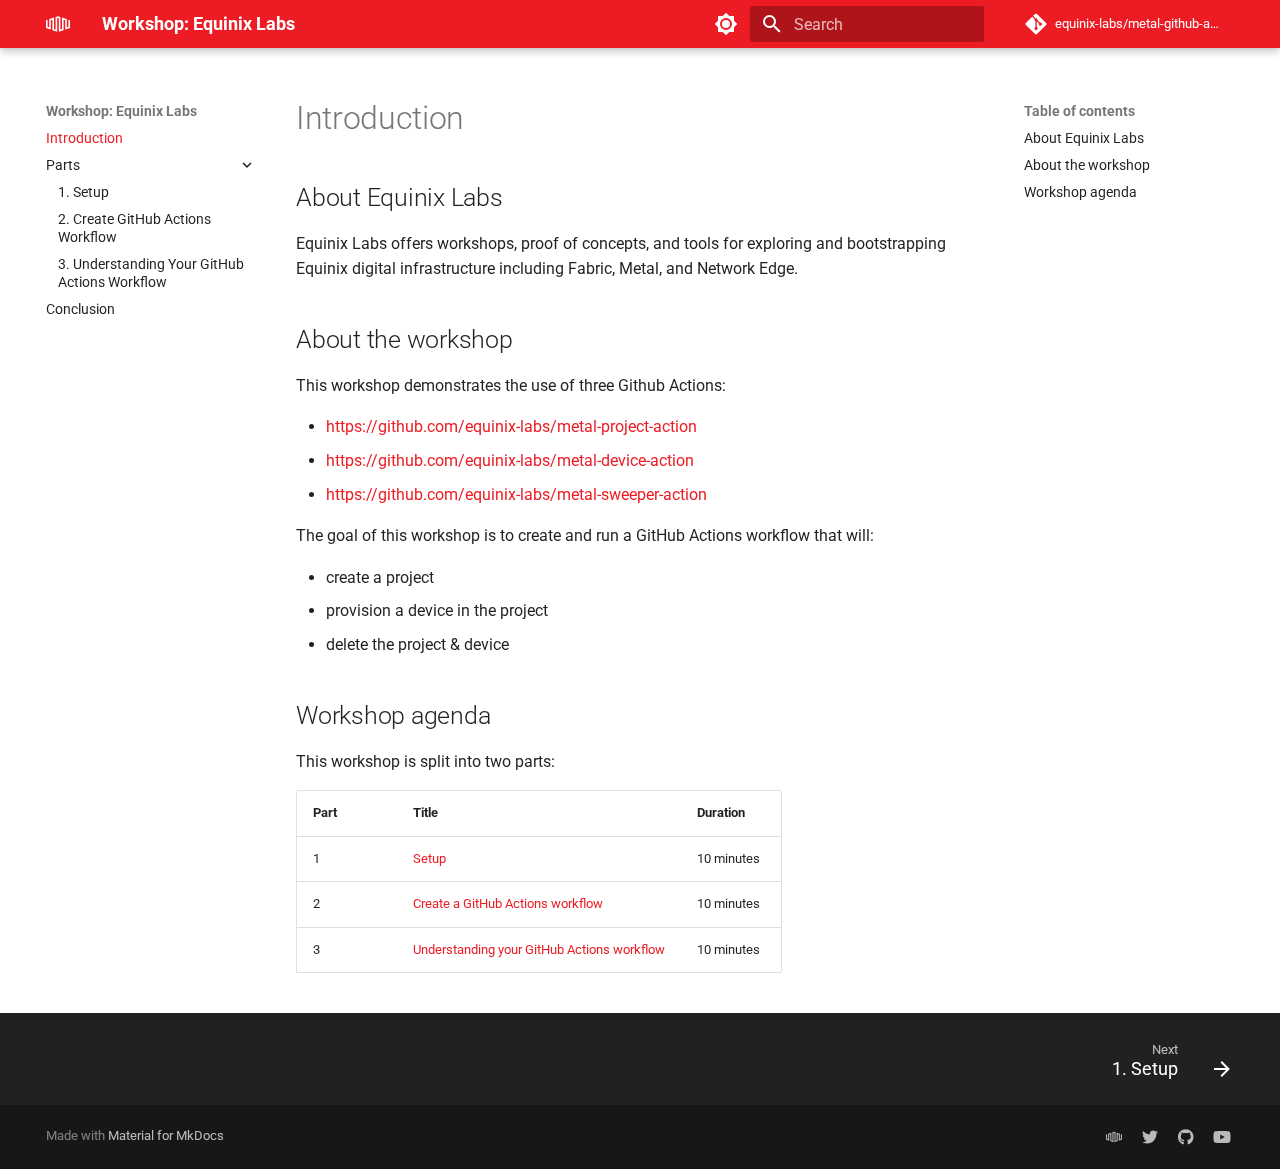
<file: index.html>
<!doctype html>
<html lang="en" class="no-js">
  <head>
    
      <meta charset="utf-8">
      <meta name="viewport" content="width=device-width,initial-scale=1">
      
      
      
      
      
        <link rel="next" href="parts/part1/">
      
      
      <link rel="icon" href="images/favicon.svg">
      <meta name="generator" content="mkdocs-1.6.0, mkdocs-material-9.5.21">
    
    
      
        <title>Workshop: Equinix Labs</title>
      
    
    
      <link rel="stylesheet" href="assets/stylesheets/main.66ac8b77.min.css">
      
        
        <link rel="stylesheet" href="assets/stylesheets/palette.06af60db.min.css">
      
      


    
    
      
    
    
      
        
        
        <link rel="preconnect" href="https://fonts.gstatic.com" crossorigin>
        <link rel="stylesheet" href="https://fonts.googleapis.com/css?family=Roboto:300,300i,400,400i,700,700i%7CRoboto+Mono:400,400i,700,700i&display=fallback">
        <style>:root{--md-text-font:"Roboto";--md-code-font:"Roboto Mono"}</style>
      
    
    
      <link rel="stylesheet" href="stylesheets/extra.css">
    
    <script>__md_scope=new URL(".",location),__md_hash=e=>[...e].reduce((e,_)=>(e<<5)-e+_.charCodeAt(0),0),__md_get=(e,_=localStorage,t=__md_scope)=>JSON.parse(_.getItem(t.pathname+"."+e)),__md_set=(e,_,t=localStorage,a=__md_scope)=>{try{t.setItem(a.pathname+"."+e,JSON.stringify(_))}catch(e){}}</script>
    
      

    
    
    
   <link href="assets/stylesheets/glightbox.min.css" rel="stylesheet"/><style>
    html.glightbox-open { overflow: initial; height: 100%; }
    .gslide-title { margin-top: 0px; user-select: text; }
    .gslide-desc { color: #666; user-select: text; }
    .gslide-image img { background: white; }
    .gscrollbar-fixer { padding-right: 15px; }
    .gdesc-inner { font-size: 0.75rem; }
    body[data-md-color-scheme="slate"] .gdesc-inner { background: var(--md-default-bg-color);}
    body[data-md-color-scheme="slate"] .gslide-title { color: var(--md-default-fg-color);}
    body[data-md-color-scheme="slate"] .gslide-desc { color: var(--md-default-fg-color);}</style> <script src="assets/javascripts/glightbox.min.js"></script></head>
  
  
    
    
      
    
    
    
    
    <body dir="ltr" data-md-color-scheme="default" data-md-color-primary="custom" data-md-color-accent="indigo">
  
    
    <input class="md-toggle" data-md-toggle="drawer" type="checkbox" id="__drawer" autocomplete="off">
    <input class="md-toggle" data-md-toggle="search" type="checkbox" id="__search" autocomplete="off">
    <label class="md-overlay" for="__drawer"></label>
    <div data-md-component="skip">
      
        
        <a href="#introduction" class="md-skip">
          Skip to content
        </a>
      
    </div>
    <div data-md-component="announce">
      
    </div>
    
    
      

  

<header class="md-header md-header--shadow" data-md-component="header">
  <nav class="md-header__inner md-grid" aria-label="Header">
    <a href="." title="Workshop: Equinix Labs" class="md-header__button md-logo" aria-label="Workshop: Equinix Labs" data-md-component="logo">
      
  
  <svg xmlns="http://www.w3.org/2000/svg" viewBox="0 0 24 24"><path d="M22.399 7.789v7.005l-1.599.56V7.231L16 5.557v11.472l-1.601.557V4.996L12 4.16l-2.4.836v12.59l-1.599-.557V5.557L3.2 7.232v8.121l-1.599-.56V7.79L0 8.349v7.582l4.801 1.676v-9.24l1.6-.558v10.356L11.2 19.84V6.133l.8-.28.8.28v13.708l4.801-1.676V7.809l1.599.558v9.24L24 15.93V8.349z"/></svg>

    </a>
    <label class="md-header__button md-icon" for="__drawer">
      
      <svg xmlns="http://www.w3.org/2000/svg" viewBox="0 0 24 24"><path d="M3 6h18v2H3V6m0 5h18v2H3v-2m0 5h18v2H3v-2Z"/></svg>
    </label>
    <div class="md-header__title" data-md-component="header-title">
      <div class="md-header__ellipsis">
        <div class="md-header__topic">
          <span class="md-ellipsis">
            Workshop: Equinix Labs
          </span>
        </div>
        <div class="md-header__topic" data-md-component="header-topic">
          <span class="md-ellipsis">
            
              Introduction
            
          </span>
        </div>
      </div>
    </div>
    
      
        <form class="md-header__option" data-md-component="palette">
  
    
    
    
    <input class="md-option" data-md-color-media="(prefers-color-scheme: light)" data-md-color-scheme="default" data-md-color-primary="custom" data-md-color-accent="indigo"  aria-label="Switch to dark mode"  type="radio" name="__palette" id="__palette_0">
    
      <label class="md-header__button md-icon" title="Switch to dark mode" for="__palette_1" hidden>
        <svg xmlns="http://www.w3.org/2000/svg" viewBox="0 0 24 24"><path d="M12 8a4 4 0 0 0-4 4 4 4 0 0 0 4 4 4 4 0 0 0 4-4 4 4 0 0 0-4-4m0 10a6 6 0 0 1-6-6 6 6 0 0 1 6-6 6 6 0 0 1 6 6 6 6 0 0 1-6 6m8-9.31V4h-4.69L12 .69 8.69 4H4v4.69L.69 12 4 15.31V20h4.69L12 23.31 15.31 20H20v-4.69L23.31 12 20 8.69Z"/></svg>
      </label>
    
  
    
    
    
    <input class="md-option" data-md-color-media="(prefers-color-scheme: dark)" data-md-color-scheme="slate" data-md-color-primary="custom" data-md-color-accent="indigo"  aria-label="Switch to light mode"  type="radio" name="__palette" id="__palette_1">
    
      <label class="md-header__button md-icon" title="Switch to light mode" for="__palette_0" hidden>
        <svg xmlns="http://www.w3.org/2000/svg" viewBox="0 0 24 24"><path d="M12 18c-.89 0-1.74-.2-2.5-.55C11.56 16.5 13 14.42 13 12c0-2.42-1.44-4.5-3.5-5.45C10.26 6.2 11.11 6 12 6a6 6 0 0 1 6 6 6 6 0 0 1-6 6m8-9.31V4h-4.69L12 .69 8.69 4H4v4.69L.69 12 4 15.31V20h4.69L12 23.31 15.31 20H20v-4.69L23.31 12 20 8.69Z"/></svg>
      </label>
    
  
</form>
      
    
    
      <script>var media,input,key,value,palette=__md_get("__palette");if(palette&&palette.color){"(prefers-color-scheme)"===palette.color.media&&(media=matchMedia("(prefers-color-scheme: light)"),input=document.querySelector(media.matches?"[data-md-color-media='(prefers-color-scheme: light)']":"[data-md-color-media='(prefers-color-scheme: dark)']"),palette.color.media=input.getAttribute("data-md-color-media"),palette.color.scheme=input.getAttribute("data-md-color-scheme"),palette.color.primary=input.getAttribute("data-md-color-primary"),palette.color.accent=input.getAttribute("data-md-color-accent"));for([key,value]of Object.entries(palette.color))document.body.setAttribute("data-md-color-"+key,value)}</script>
    
    
    
      <label class="md-header__button md-icon" for="__search">
        
        <svg xmlns="http://www.w3.org/2000/svg" viewBox="0 0 24 24"><path d="M9.5 3A6.5 6.5 0 0 1 16 9.5c0 1.61-.59 3.09-1.56 4.23l.27.27h.79l5 5-1.5 1.5-5-5v-.79l-.27-.27A6.516 6.516 0 0 1 9.5 16 6.5 6.5 0 0 1 3 9.5 6.5 6.5 0 0 1 9.5 3m0 2C7 5 5 7 5 9.5S7 14 9.5 14 14 12 14 9.5 12 5 9.5 5Z"/></svg>
      </label>
      <div class="md-search" data-md-component="search" role="dialog">
  <label class="md-search__overlay" for="__search"></label>
  <div class="md-search__inner" role="search">
    <form class="md-search__form" name="search">
      <input type="text" class="md-search__input" name="query" aria-label="Search" placeholder="Search" autocapitalize="off" autocorrect="off" autocomplete="off" spellcheck="false" data-md-component="search-query" required>
      <label class="md-search__icon md-icon" for="__search">
        
        <svg xmlns="http://www.w3.org/2000/svg" viewBox="0 0 24 24"><path d="M9.5 3A6.5 6.5 0 0 1 16 9.5c0 1.61-.59 3.09-1.56 4.23l.27.27h.79l5 5-1.5 1.5-5-5v-.79l-.27-.27A6.516 6.516 0 0 1 9.5 16 6.5 6.5 0 0 1 3 9.5 6.5 6.5 0 0 1 9.5 3m0 2C7 5 5 7 5 9.5S7 14 9.5 14 14 12 14 9.5 12 5 9.5 5Z"/></svg>
        
        <svg xmlns="http://www.w3.org/2000/svg" viewBox="0 0 24 24"><path d="M20 11v2H8l5.5 5.5-1.42 1.42L4.16 12l7.92-7.92L13.5 5.5 8 11h12Z"/></svg>
      </label>
      <nav class="md-search__options" aria-label="Search">
        
        <button type="reset" class="md-search__icon md-icon" title="Clear" aria-label="Clear" tabindex="-1">
          
          <svg xmlns="http://www.w3.org/2000/svg" viewBox="0 0 24 24"><path d="M19 6.41 17.59 5 12 10.59 6.41 5 5 6.41 10.59 12 5 17.59 6.41 19 12 13.41 17.59 19 19 17.59 13.41 12 19 6.41Z"/></svg>
        </button>
      </nav>
      
    </form>
    <div class="md-search__output">
      <div class="md-search__scrollwrap" data-md-scrollfix>
        <div class="md-search-result" data-md-component="search-result">
          <div class="md-search-result__meta">
            Initializing search
          </div>
          <ol class="md-search-result__list" role="presentation"></ol>
        </div>
      </div>
    </div>
  </div>
</div>
    
    
      <div class="md-header__source">
        <a href="https://github.com/equinix-labs/metal-github-actions-workshop" title="Go to repository" class="md-source" data-md-component="source">
  <div class="md-source__icon md-icon">
    
    <svg xmlns="http://www.w3.org/2000/svg" viewBox="0 0 448 512"><!--! Font Awesome Free 6.5.2 by @fontawesome - https://fontawesome.com License - https://fontawesome.com/license/free (Icons: CC BY 4.0, Fonts: SIL OFL 1.1, Code: MIT License) Copyright 2024 Fonticons, Inc.--><path d="M439.55 236.05 244 40.45a28.87 28.87 0 0 0-40.81 0l-40.66 40.63 51.52 51.52c27.06-9.14 52.68 16.77 43.39 43.68l49.66 49.66c34.23-11.8 61.18 31 35.47 56.69-26.49 26.49-70.21-2.87-56-37.34L240.22 199v121.85c25.3 12.54 22.26 41.85 9.08 55a34.34 34.34 0 0 1-48.55 0c-17.57-17.6-11.07-46.91 11.25-56v-123c-20.8-8.51-24.6-30.74-18.64-45L142.57 101 8.45 235.14a28.86 28.86 0 0 0 0 40.81l195.61 195.6a28.86 28.86 0 0 0 40.8 0l194.69-194.69a28.86 28.86 0 0 0 0-40.81z"/></svg>
  </div>
  <div class="md-source__repository">
    equinix-labs/metal-github-actions-workshop
  </div>
</a>
      </div>
    
  </nav>
  
</header>
    
    <div class="md-container" data-md-component="container">
      
      
        
          
        
      
      <main class="md-main" data-md-component="main">
        <div class="md-main__inner md-grid">
          
            
              
              <div class="md-sidebar md-sidebar--primary" data-md-component="sidebar" data-md-type="navigation" >
                <div class="md-sidebar__scrollwrap">
                  <div class="md-sidebar__inner">
                    



<nav class="md-nav md-nav--primary" aria-label="Navigation" data-md-level="0">
  <label class="md-nav__title" for="__drawer">
    <a href="." title="Workshop: Equinix Labs" class="md-nav__button md-logo" aria-label="Workshop: Equinix Labs" data-md-component="logo">
      
  
  <svg xmlns="http://www.w3.org/2000/svg" viewBox="0 0 24 24"><path d="M22.399 7.789v7.005l-1.599.56V7.231L16 5.557v11.472l-1.601.557V4.996L12 4.16l-2.4.836v12.59l-1.599-.557V5.557L3.2 7.232v8.121l-1.599-.56V7.79L0 8.349v7.582l4.801 1.676v-9.24l1.6-.558v10.356L11.2 19.84V6.133l.8-.28.8.28v13.708l4.801-1.676V7.809l1.599.558v9.24L24 15.93V8.349z"/></svg>

    </a>
    Workshop: Equinix Labs
  </label>
  
    <div class="md-nav__source">
      <a href="https://github.com/equinix-labs/metal-github-actions-workshop" title="Go to repository" class="md-source" data-md-component="source">
  <div class="md-source__icon md-icon">
    
    <svg xmlns="http://www.w3.org/2000/svg" viewBox="0 0 448 512"><!--! Font Awesome Free 6.5.2 by @fontawesome - https://fontawesome.com License - https://fontawesome.com/license/free (Icons: CC BY 4.0, Fonts: SIL OFL 1.1, Code: MIT License) Copyright 2024 Fonticons, Inc.--><path d="M439.55 236.05 244 40.45a28.87 28.87 0 0 0-40.81 0l-40.66 40.63 51.52 51.52c27.06-9.14 52.68 16.77 43.39 43.68l49.66 49.66c34.23-11.8 61.18 31 35.47 56.69-26.49 26.49-70.21-2.87-56-37.34L240.22 199v121.85c25.3 12.54 22.26 41.85 9.08 55a34.34 34.34 0 0 1-48.55 0c-17.57-17.6-11.07-46.91 11.25-56v-123c-20.8-8.51-24.6-30.74-18.64-45L142.57 101 8.45 235.14a28.86 28.86 0 0 0 0 40.81l195.61 195.6a28.86 28.86 0 0 0 40.8 0l194.69-194.69a28.86 28.86 0 0 0 0-40.81z"/></svg>
  </div>
  <div class="md-source__repository">
    equinix-labs/metal-github-actions-workshop
  </div>
</a>
    </div>
  
  <ul class="md-nav__list" data-md-scrollfix>
    
      
      
  
  
    
  
  
  
    <li class="md-nav__item md-nav__item--active">
      
      <input class="md-nav__toggle md-toggle" type="checkbox" id="__toc">
      
      
        
      
      
        <label class="md-nav__link md-nav__link--active" for="__toc">
          
  
  <span class="md-ellipsis">
    Introduction
  </span>
  

          <span class="md-nav__icon md-icon"></span>
        </label>
      
      <a href="." class="md-nav__link md-nav__link--active">
        
  
  <span class="md-ellipsis">
    Introduction
  </span>
  

      </a>
      
        

<nav class="md-nav md-nav--secondary" aria-label="Table of contents">
  
  
  
    
  
  
    <label class="md-nav__title" for="__toc">
      <span class="md-nav__icon md-icon"></span>
      Table of contents
    </label>
    <ul class="md-nav__list" data-md-component="toc" data-md-scrollfix>
      
        <li class="md-nav__item">
  <a href="#about-equinix-labs" class="md-nav__link">
    <span class="md-ellipsis">
      About Equinix Labs
    </span>
  </a>
  
</li>
      
        <li class="md-nav__item">
  <a href="#about-the-workshop" class="md-nav__link">
    <span class="md-ellipsis">
      About the workshop
    </span>
  </a>
  
</li>
      
        <li class="md-nav__item">
  <a href="#workshop-agenda" class="md-nav__link">
    <span class="md-ellipsis">
      Workshop agenda
    </span>
  </a>
  
</li>
      
    </ul>
  
</nav>
      
    </li>
  

    
      
      
  
  
  
  
    
    
    
    
    <li class="md-nav__item md-nav__item--nested">
      
        
        
          
        
        <input class="md-nav__toggle md-toggle md-toggle--indeterminate" type="checkbox" id="__nav_2" >
        
          
          <label class="md-nav__link" for="__nav_2" id="__nav_2_label" tabindex="0">
            
  
  <span class="md-ellipsis">
    Parts
  </span>
  

            <span class="md-nav__icon md-icon"></span>
          </label>
        
        <nav class="md-nav" data-md-level="1" aria-labelledby="__nav_2_label" aria-expanded="false">
          <label class="md-nav__title" for="__nav_2">
            <span class="md-nav__icon md-icon"></span>
            Parts
          </label>
          <ul class="md-nav__list" data-md-scrollfix>
            
              
                
  
  
  
  
    <li class="md-nav__item">
      <a href="parts/part1/" class="md-nav__link">
        
  
  <span class="md-ellipsis">
    1. Setup
  </span>
  

      </a>
    </li>
  

              
            
              
                
  
  
  
  
    <li class="md-nav__item">
      <a href="parts/part2/" class="md-nav__link">
        
  
  <span class="md-ellipsis">
    2. Create GitHub Actions Workflow
  </span>
  

      </a>
    </li>
  

              
            
              
                
  
  
  
  
    <li class="md-nav__item">
      <a href="parts/part3/" class="md-nav__link">
        
  
  <span class="md-ellipsis">
    3. Understanding Your GitHub Actions Workflow
  </span>
  

      </a>
    </li>
  

              
            
          </ul>
        </nav>
      
    </li>
  

    
      
      
  
  
  
  
    <li class="md-nav__item">
      <a href="parts/conclusion/" class="md-nav__link">
        
  
  <span class="md-ellipsis">
    Conclusion
  </span>
  

      </a>
    </li>
  

    
  </ul>
</nav>
                  </div>
                </div>
              </div>
            
            
              
              <div class="md-sidebar md-sidebar--secondary" data-md-component="sidebar" data-md-type="toc" >
                <div class="md-sidebar__scrollwrap">
                  <div class="md-sidebar__inner">
                    

<nav class="md-nav md-nav--secondary" aria-label="Table of contents">
  
  
  
    
  
  
    <label class="md-nav__title" for="__toc">
      <span class="md-nav__icon md-icon"></span>
      Table of contents
    </label>
    <ul class="md-nav__list" data-md-component="toc" data-md-scrollfix>
      
        <li class="md-nav__item">
  <a href="#about-equinix-labs" class="md-nav__link">
    <span class="md-ellipsis">
      About Equinix Labs
    </span>
  </a>
  
</li>
      
        <li class="md-nav__item">
  <a href="#about-the-workshop" class="md-nav__link">
    <span class="md-ellipsis">
      About the workshop
    </span>
  </a>
  
</li>
      
        <li class="md-nav__item">
  <a href="#workshop-agenda" class="md-nav__link">
    <span class="md-ellipsis">
      Workshop agenda
    </span>
  </a>
  
</li>
      
    </ul>
  
</nav>
                  </div>
                </div>
              </div>
            
          
          
            <div class="md-content" data-md-component="content">
              <article class="md-content__inner md-typeset">
                
                  

  
  


<h1 id="introduction">Introduction<a class="headerlink" href="#introduction" title="Permanent link">&para;</a></h1>
<h2 id="about-equinix-labs">About Equinix Labs<a class="headerlink" href="#about-equinix-labs" title="Permanent link">&para;</a></h2>
<p>Equinix Labs offers workshops, proof of concepts, and tools for exploring and bootstrapping Equinix digital infrastructure including Fabric, Metal, and Network Edge.</p>
<h2 id="about-the-workshop">About the workshop<a class="headerlink" href="#about-the-workshop" title="Permanent link">&para;</a></h2>
<p>This workshop demonstrates the use of three Github Actions:</p>
<ul>
<li><a href="https://github.com/equinix-labs/metal-project-action">https://github.com/equinix-labs/metal-project-action</a></li>
<li><a href="https://github.com/equinix-labs/metal-device-action">https://github.com/equinix-labs/metal-device-action</a></li>
<li><a href="https://github.com/equinix-labs/metal-sweeper-action">https://github.com/equinix-labs/metal-sweeper-action</a></li>
</ul>
<p>The goal of this workshop is to create and run a GitHub Actions workflow that will:</p>
<ul>
<li>create a project</li>
<li>provision a device in the project</li>
<li>delete the project &amp; device</li>
</ul>
<h2 id="workshop-agenda">Workshop agenda<a class="headerlink" href="#workshop-agenda" title="Permanent link">&para;</a></h2>
<p>This workshop is split into two parts:</p>
<table>
<thead>
<tr>
<th>Part</th>
<th>Title</th>
<th>Duration</th>
</tr>
</thead>
<tbody>
<tr>
<td>1</td>
<td><a href="parts/part1/">Setup</a></td>
<td>10 minutes</td>
</tr>
<tr>
<td>2</td>
<td><a href="parts/part2/">Create a GitHub Actions workflow</a></td>
<td>10 minutes</td>
</tr>
<tr>
<td>3</td>
<td><a href="parts/part3/">Understanding your GitHub Actions workflow</a></td>
<td>10 minutes</td>
</tr>
</tbody>
</table>












                
              </article>
            </div>
          
          
<script>var target=document.getElementById(location.hash.slice(1));target&&target.name&&(target.checked=target.name.startsWith("__tabbed_"))</script>
        </div>
        
          <button type="button" class="md-top md-icon" data-md-component="top" hidden>
  
  <svg xmlns="http://www.w3.org/2000/svg" viewBox="0 0 24 24"><path d="M13 20h-2V8l-5.5 5.5-1.42-1.42L12 4.16l7.92 7.92-1.42 1.42L13 8v12Z"/></svg>
  Back to top
</button>
        
      </main>
      
        <footer class="md-footer">
  
    
      
      <nav class="md-footer__inner md-grid" aria-label="Footer" >
        
        
          
          <a href="parts/part1/" class="md-footer__link md-footer__link--next" aria-label="Next: 1. Setup">
            <div class="md-footer__title">
              <span class="md-footer__direction">
                Next
              </span>
              <div class="md-ellipsis">
                1. Setup
              </div>
            </div>
            <div class="md-footer__button md-icon">
              
              <svg xmlns="http://www.w3.org/2000/svg" viewBox="0 0 24 24"><path d="M4 11v2h12l-5.5 5.5 1.42 1.42L19.84 12l-7.92-7.92L10.5 5.5 16 11H4Z"/></svg>
            </div>
          </a>
        
      </nav>
    
  
  <div class="md-footer-meta md-typeset">
    <div class="md-footer-meta__inner md-grid">
      <div class="md-copyright">
  
  
    Made with
    <a href="https://squidfunk.github.io/mkdocs-material/" target="_blank" rel="noopener">
      Material for MkDocs
    </a>
  
</div>
      
        <div class="md-social">
  
    
    
    
    
      
      
    
    <a href="https://deploy.equinix.com" target="_blank" rel="noopener" title="deploy.equinix.com" class="md-social__link">
      <svg xmlns="http://www.w3.org/2000/svg" viewBox="0 0 24 24"><path d="M22.399 7.789v7.005l-1.599.56V7.231L16 5.557v11.472l-1.601.557V4.996L12 4.16l-2.4.836v12.59l-1.599-.557V5.557L3.2 7.232v8.121l-1.599-.56V7.79L0 8.349v7.582l4.801 1.676v-9.24l1.6-.558v10.356L11.2 19.84V6.133l.8-.28.8.28v13.708l4.801-1.676V7.809l1.599.558v9.24L24 15.93V8.349z"/></svg>
    </a>
  
    
    
    
    
      
      
    
    <a href="https://twitter.com/@equinixmetal" target="_blank" rel="noopener" title="twitter.com" class="md-social__link">
      <svg xmlns="http://www.w3.org/2000/svg" viewBox="0 0 512 512"><!--! Font Awesome Free 6.5.2 by @fontawesome - https://fontawesome.com License - https://fontawesome.com/license/free (Icons: CC BY 4.0, Fonts: SIL OFL 1.1, Code: MIT License) Copyright 2024 Fonticons, Inc.--><path d="M459.37 151.716c.325 4.548.325 9.097.325 13.645 0 138.72-105.583 298.558-298.558 298.558-59.452 0-114.68-17.219-161.137-47.106 8.447.974 16.568 1.299 25.34 1.299 49.055 0 94.213-16.568 130.274-44.832-46.132-.975-84.792-31.188-98.112-72.772 6.498.974 12.995 1.624 19.818 1.624 9.421 0 18.843-1.3 27.614-3.573-48.081-9.747-84.143-51.98-84.143-102.985v-1.299c13.969 7.797 30.214 12.67 47.431 13.319-28.264-18.843-46.781-51.005-46.781-87.391 0-19.492 5.197-37.36 14.294-52.954 51.655 63.675 129.3 105.258 216.365 109.807-1.624-7.797-2.599-15.918-2.599-24.04 0-57.828 46.782-104.934 104.934-104.934 30.213 0 57.502 12.67 76.67 33.137 23.715-4.548 46.456-13.32 66.599-25.34-7.798 24.366-24.366 44.833-46.132 57.827 21.117-2.273 41.584-8.122 60.426-16.243-14.292 20.791-32.161 39.308-52.628 54.253z"/></svg>
    </a>
  
    
    
    
    
      
      
    
    <a href="https://github.com/equinix-labs" target="_blank" rel="noopener" title="github.com" class="md-social__link">
      <svg xmlns="http://www.w3.org/2000/svg" viewBox="0 0 496 512"><!--! Font Awesome Free 6.5.2 by @fontawesome - https://fontawesome.com License - https://fontawesome.com/license/free (Icons: CC BY 4.0, Fonts: SIL OFL 1.1, Code: MIT License) Copyright 2024 Fonticons, Inc.--><path d="M165.9 397.4c0 2-2.3 3.6-5.2 3.6-3.3.3-5.6-1.3-5.6-3.6 0-2 2.3-3.6 5.2-3.6 3-.3 5.6 1.3 5.6 3.6zm-31.1-4.5c-.7 2 1.3 4.3 4.3 4.9 2.6 1 5.6 0 6.2-2s-1.3-4.3-4.3-5.2c-2.6-.7-5.5.3-6.2 2.3zm44.2-1.7c-2.9.7-4.9 2.6-4.6 4.9.3 2 2.9 3.3 5.9 2.6 2.9-.7 4.9-2.6 4.6-4.6-.3-1.9-3-3.2-5.9-2.9zM244.8 8C106.1 8 0 113.3 0 252c0 110.9 69.8 205.8 169.5 239.2 12.8 2.3 17.3-5.6 17.3-12.1 0-6.2-.3-40.4-.3-61.4 0 0-70 15-84.7-29.8 0 0-11.4-29.1-27.8-36.6 0 0-22.9-15.7 1.6-15.4 0 0 24.9 2 38.6 25.8 21.9 38.6 58.6 27.5 72.9 20.9 2.3-16 8.8-27.1 16-33.7-55.9-6.2-112.3-14.3-112.3-110.5 0-27.5 7.6-41.3 23.6-58.9-2.6-6.5-11.1-33.3 2.6-67.9 20.9-6.5 69 27 69 27 20-5.6 41.5-8.5 62.8-8.5s42.8 2.9 62.8 8.5c0 0 48.1-33.6 69-27 13.7 34.7 5.2 61.4 2.6 67.9 16 17.7 25.8 31.5 25.8 58.9 0 96.5-58.9 104.2-114.8 110.5 9.2 7.9 17 22.9 17 46.4 0 33.7-.3 75.4-.3 83.6 0 6.5 4.6 14.4 17.3 12.1C428.2 457.8 496 362.9 496 252 496 113.3 383.5 8 244.8 8zM97.2 352.9c-1.3 1-1 3.3.7 5.2 1.6 1.6 3.9 2.3 5.2 1 1.3-1 1-3.3-.7-5.2-1.6-1.6-3.9-2.3-5.2-1zm-10.8-8.1c-.7 1.3.3 2.9 2.3 3.9 1.6 1 3.6.7 4.3-.7.7-1.3-.3-2.9-2.3-3.9-2-.6-3.6-.3-4.3.7zm32.4 35.6c-1.6 1.3-1 4.3 1.3 6.2 2.3 2.3 5.2 2.6 6.5 1 1.3-1.3.7-4.3-1.3-6.2-2.2-2.3-5.2-2.6-6.5-1zm-11.4-14.7c-1.6 1-1.6 3.6 0 5.9 1.6 2.3 4.3 3.3 5.6 2.3 1.6-1.3 1.6-3.9 0-6.2-1.4-2.3-4-3.3-5.6-2z"/></svg>
    </a>
  
    
    
    
    
      
      
    
    <a href="https://www.youtube.com/@EquinixDevelopers" target="_blank" rel="noopener" title="www.youtube.com" class="md-social__link">
      <svg xmlns="http://www.w3.org/2000/svg" viewBox="0 0 576 512"><!--! Font Awesome Free 6.5.2 by @fontawesome - https://fontawesome.com License - https://fontawesome.com/license/free (Icons: CC BY 4.0, Fonts: SIL OFL 1.1, Code: MIT License) Copyright 2024 Fonticons, Inc.--><path d="M549.655 124.083c-6.281-23.65-24.787-42.276-48.284-48.597C458.781 64 288 64 288 64S117.22 64 74.629 75.486c-23.497 6.322-42.003 24.947-48.284 48.597-11.412 42.867-11.412 132.305-11.412 132.305s0 89.438 11.412 132.305c6.281 23.65 24.787 41.5 48.284 47.821C117.22 448 288 448 288 448s170.78 0 213.371-11.486c23.497-6.321 42.003-24.171 48.284-47.821 11.412-42.867 11.412-132.305 11.412-132.305s0-89.438-11.412-132.305zm-317.51 213.508V175.185l142.739 81.205-142.739 81.201z"/></svg>
    </a>
  
</div>
      
    </div>
  </div>
</footer>
      
    </div>
    <div class="md-dialog" data-md-component="dialog">
      <div class="md-dialog__inner md-typeset"></div>
    </div>
    
    
    <script id="__config" type="application/json">{"base": ".", "features": ["navigation.top", "search.highlight", "navigation.footer", "content.code.copy", "navigation.expand"], "search": "assets/javascripts/workers/search.b8dbb3d2.min.js", "translations": {"clipboard.copied": "Copied to clipboard", "clipboard.copy": "Copy to clipboard", "search.result.more.one": "1 more on this page", "search.result.more.other": "# more on this page", "search.result.none": "No matching documents", "search.result.one": "1 matching document", "search.result.other": "# matching documents", "search.result.placeholder": "Type to start searching", "search.result.term.missing": "Missing", "select.version": "Select version"}}</script>
    
    
      <script src="assets/javascripts/bundle.a7c05c9e.min.js"></script>
      
    
  <script id="init-glightbox">const lightbox = GLightbox({"touchNavigation": true, "loop": false, "zoomable": true, "draggable": true, "openEffect": "zoom", "closeEffect": "zoom", "slideEffect": "slide"});
document$.subscribe(() => { lightbox.reload() });
</script></body>
</html>
</file>
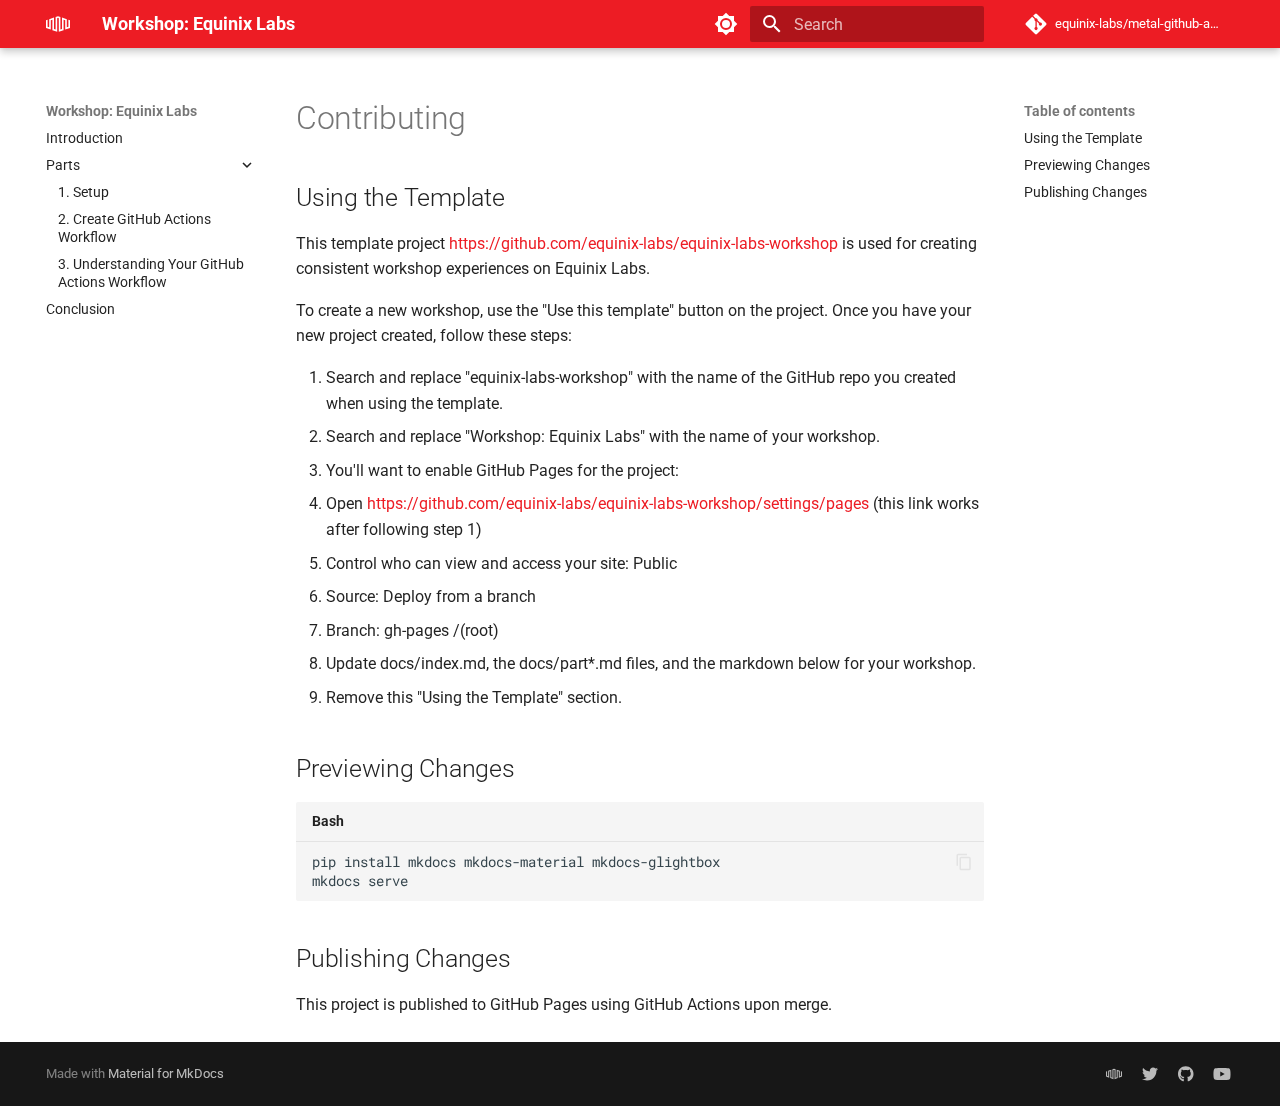
<file: images/CONTRIBUTING/index.html>
<!doctype html>
<html lang="en" class="no-js">
  <head>
    
      <meta charset="utf-8">
      <meta name="viewport" content="width=device-width,initial-scale=1">
      
      
      
      
      
      
      <link rel="icon" href="../favicon.svg">
      <meta name="generator" content="mkdocs-1.6.0, mkdocs-material-9.5.21">
    
    
      
        <title>Contributing - Workshop: Equinix Labs</title>
      
    
    
      <link rel="stylesheet" href="../../assets/stylesheets/main.66ac8b77.min.css">
      
        
        <link rel="stylesheet" href="../../assets/stylesheets/palette.06af60db.min.css">
      
      


    
    
      
    
    
      
        
        
        <link rel="preconnect" href="https://fonts.gstatic.com" crossorigin>
        <link rel="stylesheet" href="https://fonts.googleapis.com/css?family=Roboto:300,300i,400,400i,700,700i%7CRoboto+Mono:400,400i,700,700i&display=fallback">
        <style>:root{--md-text-font:"Roboto";--md-code-font:"Roboto Mono"}</style>
      
    
    
      <link rel="stylesheet" href="../../stylesheets/extra.css">
    
    <script>__md_scope=new URL("../..",location),__md_hash=e=>[...e].reduce((e,_)=>(e<<5)-e+_.charCodeAt(0),0),__md_get=(e,_=localStorage,t=__md_scope)=>JSON.parse(_.getItem(t.pathname+"."+e)),__md_set=(e,_,t=localStorage,a=__md_scope)=>{try{t.setItem(a.pathname+"."+e,JSON.stringify(_))}catch(e){}}</script>
    
      

    
    
    
   <link href="../../assets/stylesheets/glightbox.min.css" rel="stylesheet"/><style>
    html.glightbox-open { overflow: initial; height: 100%; }
    .gslide-title { margin-top: 0px; user-select: text; }
    .gslide-desc { color: #666; user-select: text; }
    .gslide-image img { background: white; }
    .gscrollbar-fixer { padding-right: 15px; }
    .gdesc-inner { font-size: 0.75rem; }
    body[data-md-color-scheme="slate"] .gdesc-inner { background: var(--md-default-bg-color);}
    body[data-md-color-scheme="slate"] .gslide-title { color: var(--md-default-fg-color);}
    body[data-md-color-scheme="slate"] .gslide-desc { color: var(--md-default-fg-color);}</style> <script src="../../assets/javascripts/glightbox.min.js"></script></head>
  
  
    
    
      
    
    
    
    
    <body dir="ltr" data-md-color-scheme="default" data-md-color-primary="custom" data-md-color-accent="indigo">
  
    
    <input class="md-toggle" data-md-toggle="drawer" type="checkbox" id="__drawer" autocomplete="off">
    <input class="md-toggle" data-md-toggle="search" type="checkbox" id="__search" autocomplete="off">
    <label class="md-overlay" for="__drawer"></label>
    <div data-md-component="skip">
      
        
        <a href="#contributing" class="md-skip">
          Skip to content
        </a>
      
    </div>
    <div data-md-component="announce">
      
    </div>
    
    
      

  

<header class="md-header md-header--shadow" data-md-component="header">
  <nav class="md-header__inner md-grid" aria-label="Header">
    <a href="../.." title="Workshop: Equinix Labs" class="md-header__button md-logo" aria-label="Workshop: Equinix Labs" data-md-component="logo">
      
  
  <svg xmlns="http://www.w3.org/2000/svg" viewBox="0 0 24 24"><path d="M22.399 7.789v7.005l-1.599.56V7.231L16 5.557v11.472l-1.601.557V4.996L12 4.16l-2.4.836v12.59l-1.599-.557V5.557L3.2 7.232v8.121l-1.599-.56V7.79L0 8.349v7.582l4.801 1.676v-9.24l1.6-.558v10.356L11.2 19.84V6.133l.8-.28.8.28v13.708l4.801-1.676V7.809l1.599.558v9.24L24 15.93V8.349z"/></svg>

    </a>
    <label class="md-header__button md-icon" for="__drawer">
      
      <svg xmlns="http://www.w3.org/2000/svg" viewBox="0 0 24 24"><path d="M3 6h18v2H3V6m0 5h18v2H3v-2m0 5h18v2H3v-2Z"/></svg>
    </label>
    <div class="md-header__title" data-md-component="header-title">
      <div class="md-header__ellipsis">
        <div class="md-header__topic">
          <span class="md-ellipsis">
            Workshop: Equinix Labs
          </span>
        </div>
        <div class="md-header__topic" data-md-component="header-topic">
          <span class="md-ellipsis">
            
              Contributing
            
          </span>
        </div>
      </div>
    </div>
    
      
        <form class="md-header__option" data-md-component="palette">
  
    
    
    
    <input class="md-option" data-md-color-media="(prefers-color-scheme: light)" data-md-color-scheme="default" data-md-color-primary="custom" data-md-color-accent="indigo"  aria-label="Switch to dark mode"  type="radio" name="__palette" id="__palette_0">
    
      <label class="md-header__button md-icon" title="Switch to dark mode" for="__palette_1" hidden>
        <svg xmlns="http://www.w3.org/2000/svg" viewBox="0 0 24 24"><path d="M12 8a4 4 0 0 0-4 4 4 4 0 0 0 4 4 4 4 0 0 0 4-4 4 4 0 0 0-4-4m0 10a6 6 0 0 1-6-6 6 6 0 0 1 6-6 6 6 0 0 1 6 6 6 6 0 0 1-6 6m8-9.31V4h-4.69L12 .69 8.69 4H4v4.69L.69 12 4 15.31V20h4.69L12 23.31 15.31 20H20v-4.69L23.31 12 20 8.69Z"/></svg>
      </label>
    
  
    
    
    
    <input class="md-option" data-md-color-media="(prefers-color-scheme: dark)" data-md-color-scheme="slate" data-md-color-primary="custom" data-md-color-accent="indigo"  aria-label="Switch to light mode"  type="radio" name="__palette" id="__palette_1">
    
      <label class="md-header__button md-icon" title="Switch to light mode" for="__palette_0" hidden>
        <svg xmlns="http://www.w3.org/2000/svg" viewBox="0 0 24 24"><path d="M12 18c-.89 0-1.74-.2-2.5-.55C11.56 16.5 13 14.42 13 12c0-2.42-1.44-4.5-3.5-5.45C10.26 6.2 11.11 6 12 6a6 6 0 0 1 6 6 6 6 0 0 1-6 6m8-9.31V4h-4.69L12 .69 8.69 4H4v4.69L.69 12 4 15.31V20h4.69L12 23.31 15.31 20H20v-4.69L23.31 12 20 8.69Z"/></svg>
      </label>
    
  
</form>
      
    
    
      <script>var media,input,key,value,palette=__md_get("__palette");if(palette&&palette.color){"(prefers-color-scheme)"===palette.color.media&&(media=matchMedia("(prefers-color-scheme: light)"),input=document.querySelector(media.matches?"[data-md-color-media='(prefers-color-scheme: light)']":"[data-md-color-media='(prefers-color-scheme: dark)']"),palette.color.media=input.getAttribute("data-md-color-media"),palette.color.scheme=input.getAttribute("data-md-color-scheme"),palette.color.primary=input.getAttribute("data-md-color-primary"),palette.color.accent=input.getAttribute("data-md-color-accent"));for([key,value]of Object.entries(palette.color))document.body.setAttribute("data-md-color-"+key,value)}</script>
    
    
    
      <label class="md-header__button md-icon" for="__search">
        
        <svg xmlns="http://www.w3.org/2000/svg" viewBox="0 0 24 24"><path d="M9.5 3A6.5 6.5 0 0 1 16 9.5c0 1.61-.59 3.09-1.56 4.23l.27.27h.79l5 5-1.5 1.5-5-5v-.79l-.27-.27A6.516 6.516 0 0 1 9.5 16 6.5 6.5 0 0 1 3 9.5 6.5 6.5 0 0 1 9.5 3m0 2C7 5 5 7 5 9.5S7 14 9.5 14 14 12 14 9.5 12 5 9.5 5Z"/></svg>
      </label>
      <div class="md-search" data-md-component="search" role="dialog">
  <label class="md-search__overlay" for="__search"></label>
  <div class="md-search__inner" role="search">
    <form class="md-search__form" name="search">
      <input type="text" class="md-search__input" name="query" aria-label="Search" placeholder="Search" autocapitalize="off" autocorrect="off" autocomplete="off" spellcheck="false" data-md-component="search-query" required>
      <label class="md-search__icon md-icon" for="__search">
        
        <svg xmlns="http://www.w3.org/2000/svg" viewBox="0 0 24 24"><path d="M9.5 3A6.5 6.5 0 0 1 16 9.5c0 1.61-.59 3.09-1.56 4.23l.27.27h.79l5 5-1.5 1.5-5-5v-.79l-.27-.27A6.516 6.516 0 0 1 9.5 16 6.5 6.5 0 0 1 3 9.5 6.5 6.5 0 0 1 9.5 3m0 2C7 5 5 7 5 9.5S7 14 9.5 14 14 12 14 9.5 12 5 9.5 5Z"/></svg>
        
        <svg xmlns="http://www.w3.org/2000/svg" viewBox="0 0 24 24"><path d="M20 11v2H8l5.5 5.5-1.42 1.42L4.16 12l7.92-7.92L13.5 5.5 8 11h12Z"/></svg>
      </label>
      <nav class="md-search__options" aria-label="Search">
        
        <button type="reset" class="md-search__icon md-icon" title="Clear" aria-label="Clear" tabindex="-1">
          
          <svg xmlns="http://www.w3.org/2000/svg" viewBox="0 0 24 24"><path d="M19 6.41 17.59 5 12 10.59 6.41 5 5 6.41 10.59 12 5 17.59 6.41 19 12 13.41 17.59 19 19 17.59 13.41 12 19 6.41Z"/></svg>
        </button>
      </nav>
      
    </form>
    <div class="md-search__output">
      <div class="md-search__scrollwrap" data-md-scrollfix>
        <div class="md-search-result" data-md-component="search-result">
          <div class="md-search-result__meta">
            Initializing search
          </div>
          <ol class="md-search-result__list" role="presentation"></ol>
        </div>
      </div>
    </div>
  </div>
</div>
    
    
      <div class="md-header__source">
        <a href="https://github.com/equinix-labs/metal-github-actions-workshop" title="Go to repository" class="md-source" data-md-component="source">
  <div class="md-source__icon md-icon">
    
    <svg xmlns="http://www.w3.org/2000/svg" viewBox="0 0 448 512"><!--! Font Awesome Free 6.5.2 by @fontawesome - https://fontawesome.com License - https://fontawesome.com/license/free (Icons: CC BY 4.0, Fonts: SIL OFL 1.1, Code: MIT License) Copyright 2024 Fonticons, Inc.--><path d="M439.55 236.05 244 40.45a28.87 28.87 0 0 0-40.81 0l-40.66 40.63 51.52 51.52c27.06-9.14 52.68 16.77 43.39 43.68l49.66 49.66c34.23-11.8 61.18 31 35.47 56.69-26.49 26.49-70.21-2.87-56-37.34L240.22 199v121.85c25.3 12.54 22.26 41.85 9.08 55a34.34 34.34 0 0 1-48.55 0c-17.57-17.6-11.07-46.91 11.25-56v-123c-20.8-8.51-24.6-30.74-18.64-45L142.57 101 8.45 235.14a28.86 28.86 0 0 0 0 40.81l195.61 195.6a28.86 28.86 0 0 0 40.8 0l194.69-194.69a28.86 28.86 0 0 0 0-40.81z"/></svg>
  </div>
  <div class="md-source__repository">
    equinix-labs/metal-github-actions-workshop
  </div>
</a>
      </div>
    
  </nav>
  
</header>
    
    <div class="md-container" data-md-component="container">
      
      
        
          
        
      
      <main class="md-main" data-md-component="main">
        <div class="md-main__inner md-grid">
          
            
              
              <div class="md-sidebar md-sidebar--primary" data-md-component="sidebar" data-md-type="navigation" >
                <div class="md-sidebar__scrollwrap">
                  <div class="md-sidebar__inner">
                    



<nav class="md-nav md-nav--primary" aria-label="Navigation" data-md-level="0">
  <label class="md-nav__title" for="__drawer">
    <a href="../.." title="Workshop: Equinix Labs" class="md-nav__button md-logo" aria-label="Workshop: Equinix Labs" data-md-component="logo">
      
  
  <svg xmlns="http://www.w3.org/2000/svg" viewBox="0 0 24 24"><path d="M22.399 7.789v7.005l-1.599.56V7.231L16 5.557v11.472l-1.601.557V4.996L12 4.16l-2.4.836v12.59l-1.599-.557V5.557L3.2 7.232v8.121l-1.599-.56V7.79L0 8.349v7.582l4.801 1.676v-9.24l1.6-.558v10.356L11.2 19.84V6.133l.8-.28.8.28v13.708l4.801-1.676V7.809l1.599.558v9.24L24 15.93V8.349z"/></svg>

    </a>
    Workshop: Equinix Labs
  </label>
  
    <div class="md-nav__source">
      <a href="https://github.com/equinix-labs/metal-github-actions-workshop" title="Go to repository" class="md-source" data-md-component="source">
  <div class="md-source__icon md-icon">
    
    <svg xmlns="http://www.w3.org/2000/svg" viewBox="0 0 448 512"><!--! Font Awesome Free 6.5.2 by @fontawesome - https://fontawesome.com License - https://fontawesome.com/license/free (Icons: CC BY 4.0, Fonts: SIL OFL 1.1, Code: MIT License) Copyright 2024 Fonticons, Inc.--><path d="M439.55 236.05 244 40.45a28.87 28.87 0 0 0-40.81 0l-40.66 40.63 51.52 51.52c27.06-9.14 52.68 16.77 43.39 43.68l49.66 49.66c34.23-11.8 61.18 31 35.47 56.69-26.49 26.49-70.21-2.87-56-37.34L240.22 199v121.85c25.3 12.54 22.26 41.85 9.08 55a34.34 34.34 0 0 1-48.55 0c-17.57-17.6-11.07-46.91 11.25-56v-123c-20.8-8.51-24.6-30.74-18.64-45L142.57 101 8.45 235.14a28.86 28.86 0 0 0 0 40.81l195.61 195.6a28.86 28.86 0 0 0 40.8 0l194.69-194.69a28.86 28.86 0 0 0 0-40.81z"/></svg>
  </div>
  <div class="md-source__repository">
    equinix-labs/metal-github-actions-workshop
  </div>
</a>
    </div>
  
  <ul class="md-nav__list" data-md-scrollfix>
    
      
      
  
  
  
  
    <li class="md-nav__item">
      <a href="../.." class="md-nav__link">
        
  
  <span class="md-ellipsis">
    Introduction
  </span>
  

      </a>
    </li>
  

    
      
      
  
  
  
  
    
    
    
    
    <li class="md-nav__item md-nav__item--nested">
      
        
        
          
        
        <input class="md-nav__toggle md-toggle md-toggle--indeterminate" type="checkbox" id="__nav_2" >
        
          
          <label class="md-nav__link" for="__nav_2" id="__nav_2_label" tabindex="0">
            
  
  <span class="md-ellipsis">
    Parts
  </span>
  

            <span class="md-nav__icon md-icon"></span>
          </label>
        
        <nav class="md-nav" data-md-level="1" aria-labelledby="__nav_2_label" aria-expanded="false">
          <label class="md-nav__title" for="__nav_2">
            <span class="md-nav__icon md-icon"></span>
            Parts
          </label>
          <ul class="md-nav__list" data-md-scrollfix>
            
              
                
  
  
  
  
    <li class="md-nav__item">
      <a href="../../parts/part1/" class="md-nav__link">
        
  
  <span class="md-ellipsis">
    1. Setup
  </span>
  

      </a>
    </li>
  

              
            
              
                
  
  
  
  
    <li class="md-nav__item">
      <a href="../../parts/part2/" class="md-nav__link">
        
  
  <span class="md-ellipsis">
    2. Create GitHub Actions Workflow
  </span>
  

      </a>
    </li>
  

              
            
              
                
  
  
  
  
    <li class="md-nav__item">
      <a href="../../parts/part3/" class="md-nav__link">
        
  
  <span class="md-ellipsis">
    3. Understanding Your GitHub Actions Workflow
  </span>
  

      </a>
    </li>
  

              
            
          </ul>
        </nav>
      
    </li>
  

    
      
      
  
  
  
  
    <li class="md-nav__item">
      <a href="../../parts/conclusion/" class="md-nav__link">
        
  
  <span class="md-ellipsis">
    Conclusion
  </span>
  

      </a>
    </li>
  

    
  </ul>
</nav>
                  </div>
                </div>
              </div>
            
            
              
              <div class="md-sidebar md-sidebar--secondary" data-md-component="sidebar" data-md-type="toc" >
                <div class="md-sidebar__scrollwrap">
                  <div class="md-sidebar__inner">
                    

<nav class="md-nav md-nav--secondary" aria-label="Table of contents">
  
  
  
    
  
  
    <label class="md-nav__title" for="__toc">
      <span class="md-nav__icon md-icon"></span>
      Table of contents
    </label>
    <ul class="md-nav__list" data-md-component="toc" data-md-scrollfix>
      
        <li class="md-nav__item">
  <a href="#using-the-template" class="md-nav__link">
    <span class="md-ellipsis">
      Using the Template
    </span>
  </a>
  
</li>
      
        <li class="md-nav__item">
  <a href="#previewing-changes" class="md-nav__link">
    <span class="md-ellipsis">
      Previewing Changes
    </span>
  </a>
  
</li>
      
        <li class="md-nav__item">
  <a href="#publishing-changes" class="md-nav__link">
    <span class="md-ellipsis">
      Publishing Changes
    </span>
  </a>
  
</li>
      
    </ul>
  
</nav>
                  </div>
                </div>
              </div>
            
          
          
            <div class="md-content" data-md-component="content">
              <article class="md-content__inner md-typeset">
                
                  

  
  


<h1 id="contributing">Contributing<a class="headerlink" href="#contributing" title="Permanent link">&para;</a></h1>
<h2 id="using-the-template">Using the Template<a class="headerlink" href="#using-the-template" title="Permanent link">&para;</a></h2>
<p>This template project <a href="https://github.com/equinix-labs/equinix-labs-workshop">https://github.com/equinix-labs/equinix-labs-workshop</a> is used for creating consistent workshop experiences on Equinix Labs.</p>
<p>To create a new workshop, use the "Use this template" button on the project. Once you have your new project created, follow these steps:</p>
<ol>
<li>Search and replace "equinix-labs-workshop" with the name of the GitHub repo you created when using the template.</li>
<li>Search and replace "Workshop: Equinix Labs" with the name of your workshop.</li>
<li>You'll want to enable GitHub Pages for the project:</li>
<li>Open <a href="https://github.com/equinix-labs/equinix-labs-workshop/settings/pages">https://github.com/equinix-labs/equinix-labs-workshop/settings/pages</a> (this link works after following step 1)</li>
<li>Control who can view and access your site: Public</li>
<li>Source: Deploy from a branch</li>
<li>Branch: gh-pages /(root)</li>
<li>Update docs/index.md, the docs/part*.md files, and the markdown below for your workshop.</li>
<li>Remove this "Using the Template" section.</li>
</ol>
<h2 id="previewing-changes">Previewing Changes<a class="headerlink" href="#previewing-changes" title="Permanent link">&para;</a></h2>
<div class="highlight"><span class="filename">Bash</span><pre><span></span><code><a id="__codelineno-0-1" name="__codelineno-0-1" href="#__codelineno-0-1"></a>pip<span class="w"> </span>install<span class="w"> </span>mkdocs<span class="w"> </span>mkdocs-material<span class="w"> </span>mkdocs-glightbox
<a id="__codelineno-0-2" name="__codelineno-0-2" href="#__codelineno-0-2"></a>mkdocs<span class="w"> </span>serve
</code></pre></div>
<h2 id="publishing-changes">Publishing Changes<a class="headerlink" href="#publishing-changes" title="Permanent link">&para;</a></h2>
<p>This project is published to GitHub Pages using GitHub Actions upon merge.</p>












                
              </article>
            </div>
          
          
<script>var target=document.getElementById(location.hash.slice(1));target&&target.name&&(target.checked=target.name.startsWith("__tabbed_"))</script>
        </div>
        
          <button type="button" class="md-top md-icon" data-md-component="top" hidden>
  
  <svg xmlns="http://www.w3.org/2000/svg" viewBox="0 0 24 24"><path d="M13 20h-2V8l-5.5 5.5-1.42-1.42L12 4.16l7.92 7.92-1.42 1.42L13 8v12Z"/></svg>
  Back to top
</button>
        
      </main>
      
        <footer class="md-footer">
  
    
  
  <div class="md-footer-meta md-typeset">
    <div class="md-footer-meta__inner md-grid">
      <div class="md-copyright">
  
  
    Made with
    <a href="https://squidfunk.github.io/mkdocs-material/" target="_blank" rel="noopener">
      Material for MkDocs
    </a>
  
</div>
      
        <div class="md-social">
  
    
    
    
    
      
      
    
    <a href="https://deploy.equinix.com" target="_blank" rel="noopener" title="deploy.equinix.com" class="md-social__link">
      <svg xmlns="http://www.w3.org/2000/svg" viewBox="0 0 24 24"><path d="M22.399 7.789v7.005l-1.599.56V7.231L16 5.557v11.472l-1.601.557V4.996L12 4.16l-2.4.836v12.59l-1.599-.557V5.557L3.2 7.232v8.121l-1.599-.56V7.79L0 8.349v7.582l4.801 1.676v-9.24l1.6-.558v10.356L11.2 19.84V6.133l.8-.28.8.28v13.708l4.801-1.676V7.809l1.599.558v9.24L24 15.93V8.349z"/></svg>
    </a>
  
    
    
    
    
      
      
    
    <a href="https://twitter.com/@equinixmetal" target="_blank" rel="noopener" title="twitter.com" class="md-social__link">
      <svg xmlns="http://www.w3.org/2000/svg" viewBox="0 0 512 512"><!--! Font Awesome Free 6.5.2 by @fontawesome - https://fontawesome.com License - https://fontawesome.com/license/free (Icons: CC BY 4.0, Fonts: SIL OFL 1.1, Code: MIT License) Copyright 2024 Fonticons, Inc.--><path d="M459.37 151.716c.325 4.548.325 9.097.325 13.645 0 138.72-105.583 298.558-298.558 298.558-59.452 0-114.68-17.219-161.137-47.106 8.447.974 16.568 1.299 25.34 1.299 49.055 0 94.213-16.568 130.274-44.832-46.132-.975-84.792-31.188-98.112-72.772 6.498.974 12.995 1.624 19.818 1.624 9.421 0 18.843-1.3 27.614-3.573-48.081-9.747-84.143-51.98-84.143-102.985v-1.299c13.969 7.797 30.214 12.67 47.431 13.319-28.264-18.843-46.781-51.005-46.781-87.391 0-19.492 5.197-37.36 14.294-52.954 51.655 63.675 129.3 105.258 216.365 109.807-1.624-7.797-2.599-15.918-2.599-24.04 0-57.828 46.782-104.934 104.934-104.934 30.213 0 57.502 12.67 76.67 33.137 23.715-4.548 46.456-13.32 66.599-25.34-7.798 24.366-24.366 44.833-46.132 57.827 21.117-2.273 41.584-8.122 60.426-16.243-14.292 20.791-32.161 39.308-52.628 54.253z"/></svg>
    </a>
  
    
    
    
    
      
      
    
    <a href="https://github.com/equinix-labs" target="_blank" rel="noopener" title="github.com" class="md-social__link">
      <svg xmlns="http://www.w3.org/2000/svg" viewBox="0 0 496 512"><!--! Font Awesome Free 6.5.2 by @fontawesome - https://fontawesome.com License - https://fontawesome.com/license/free (Icons: CC BY 4.0, Fonts: SIL OFL 1.1, Code: MIT License) Copyright 2024 Fonticons, Inc.--><path d="M165.9 397.4c0 2-2.3 3.6-5.2 3.6-3.3.3-5.6-1.3-5.6-3.6 0-2 2.3-3.6 5.2-3.6 3-.3 5.6 1.3 5.6 3.6zm-31.1-4.5c-.7 2 1.3 4.3 4.3 4.9 2.6 1 5.6 0 6.2-2s-1.3-4.3-4.3-5.2c-2.6-.7-5.5.3-6.2 2.3zm44.2-1.7c-2.9.7-4.9 2.6-4.6 4.9.3 2 2.9 3.3 5.9 2.6 2.9-.7 4.9-2.6 4.6-4.6-.3-1.9-3-3.2-5.9-2.9zM244.8 8C106.1 8 0 113.3 0 252c0 110.9 69.8 205.8 169.5 239.2 12.8 2.3 17.3-5.6 17.3-12.1 0-6.2-.3-40.4-.3-61.4 0 0-70 15-84.7-29.8 0 0-11.4-29.1-27.8-36.6 0 0-22.9-15.7 1.6-15.4 0 0 24.9 2 38.6 25.8 21.9 38.6 58.6 27.5 72.9 20.9 2.3-16 8.8-27.1 16-33.7-55.9-6.2-112.3-14.3-112.3-110.5 0-27.5 7.6-41.3 23.6-58.9-2.6-6.5-11.1-33.3 2.6-67.9 20.9-6.5 69 27 69 27 20-5.6 41.5-8.5 62.8-8.5s42.8 2.9 62.8 8.5c0 0 48.1-33.6 69-27 13.7 34.7 5.2 61.4 2.6 67.9 16 17.7 25.8 31.5 25.8 58.9 0 96.5-58.9 104.2-114.8 110.5 9.2 7.9 17 22.9 17 46.4 0 33.7-.3 75.4-.3 83.6 0 6.5 4.6 14.4 17.3 12.1C428.2 457.8 496 362.9 496 252 496 113.3 383.5 8 244.8 8zM97.2 352.9c-1.3 1-1 3.3.7 5.2 1.6 1.6 3.9 2.3 5.2 1 1.3-1 1-3.3-.7-5.2-1.6-1.6-3.9-2.3-5.2-1zm-10.8-8.1c-.7 1.3.3 2.9 2.3 3.9 1.6 1 3.6.7 4.3-.7.7-1.3-.3-2.9-2.3-3.9-2-.6-3.6-.3-4.3.7zm32.4 35.6c-1.6 1.3-1 4.3 1.3 6.2 2.3 2.3 5.2 2.6 6.5 1 1.3-1.3.7-4.3-1.3-6.2-2.2-2.3-5.2-2.6-6.5-1zm-11.4-14.7c-1.6 1-1.6 3.6 0 5.9 1.6 2.3 4.3 3.3 5.6 2.3 1.6-1.3 1.6-3.9 0-6.2-1.4-2.3-4-3.3-5.6-2z"/></svg>
    </a>
  
    
    
    
    
      
      
    
    <a href="https://www.youtube.com/@EquinixDevelopers" target="_blank" rel="noopener" title="www.youtube.com" class="md-social__link">
      <svg xmlns="http://www.w3.org/2000/svg" viewBox="0 0 576 512"><!--! Font Awesome Free 6.5.2 by @fontawesome - https://fontawesome.com License - https://fontawesome.com/license/free (Icons: CC BY 4.0, Fonts: SIL OFL 1.1, Code: MIT License) Copyright 2024 Fonticons, Inc.--><path d="M549.655 124.083c-6.281-23.65-24.787-42.276-48.284-48.597C458.781 64 288 64 288 64S117.22 64 74.629 75.486c-23.497 6.322-42.003 24.947-48.284 48.597-11.412 42.867-11.412 132.305-11.412 132.305s0 89.438 11.412 132.305c6.281 23.65 24.787 41.5 48.284 47.821C117.22 448 288 448 288 448s170.78 0 213.371-11.486c23.497-6.321 42.003-24.171 48.284-47.821 11.412-42.867 11.412-132.305 11.412-132.305s0-89.438-11.412-132.305zm-317.51 213.508V175.185l142.739 81.205-142.739 81.201z"/></svg>
    </a>
  
</div>
      
    </div>
  </div>
</footer>
      
    </div>
    <div class="md-dialog" data-md-component="dialog">
      <div class="md-dialog__inner md-typeset"></div>
    </div>
    
    
    <script id="__config" type="application/json">{"base": "../..", "features": ["navigation.top", "search.highlight", "navigation.footer", "content.code.copy", "navigation.expand"], "search": "../../assets/javascripts/workers/search.b8dbb3d2.min.js", "translations": {"clipboard.copied": "Copied to clipboard", "clipboard.copy": "Copy to clipboard", "search.result.more.one": "1 more on this page", "search.result.more.other": "# more on this page", "search.result.none": "No matching documents", "search.result.one": "1 matching document", "search.result.other": "# matching documents", "search.result.placeholder": "Type to start searching", "search.result.term.missing": "Missing", "select.version": "Select version"}}</script>
    
    
      <script src="../../assets/javascripts/bundle.a7c05c9e.min.js"></script>
      
    
  <script id="init-glightbox">const lightbox = GLightbox({"touchNavigation": true, "loop": false, "zoomable": true, "draggable": true, "openEffect": "zoom", "closeEffect": "zoom", "slideEffect": "slide"});
document$.subscribe(() => { lightbox.reload() });
</script></body>
</html>
</file>
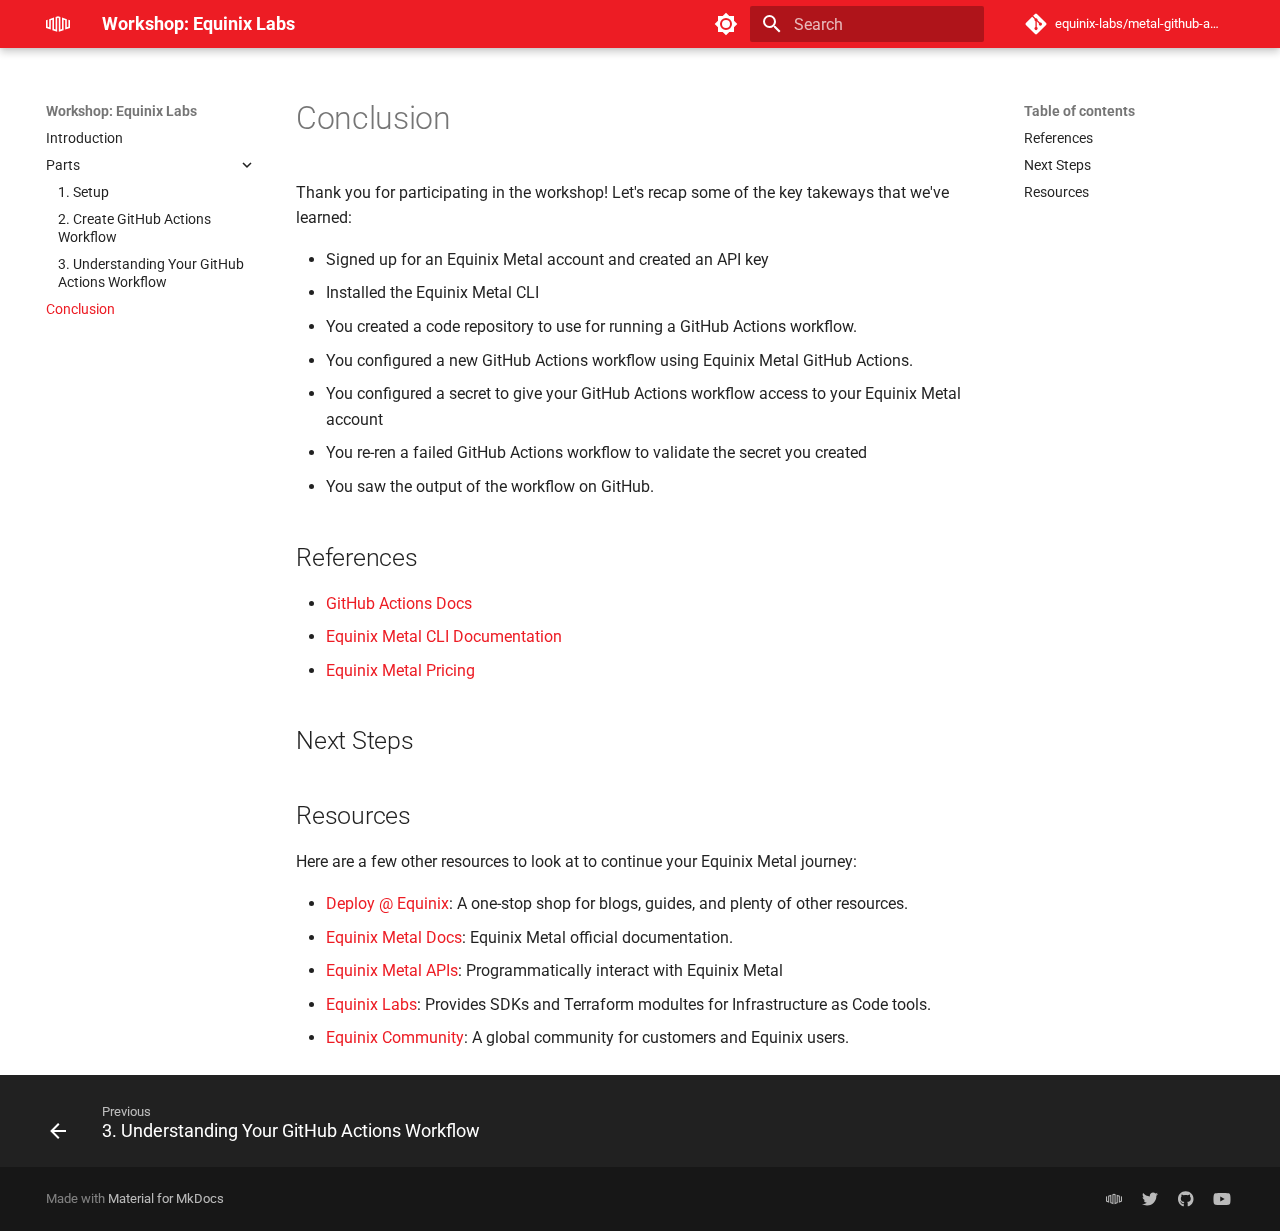
<file: parts/conclusion/index.html>
<!doctype html>
<html lang="en" class="no-js">
  <head>
    
      <meta charset="utf-8">
      <meta name="viewport" content="width=device-width,initial-scale=1">
      
      
      
      
        <link rel="prev" href="../part3/">
      
      
      
      <link rel="icon" href="../../images/favicon.svg">
      <meta name="generator" content="mkdocs-1.6.0, mkdocs-material-9.5.21">
    
    
      
        <title>Conclusion - Workshop: Equinix Labs</title>
      
    
    
      <link rel="stylesheet" href="../../assets/stylesheets/main.66ac8b77.min.css">
      
        
        <link rel="stylesheet" href="../../assets/stylesheets/palette.06af60db.min.css">
      
      


    
    
      
    
    
      
        
        
        <link rel="preconnect" href="https://fonts.gstatic.com" crossorigin>
        <link rel="stylesheet" href="https://fonts.googleapis.com/css?family=Roboto:300,300i,400,400i,700,700i%7CRoboto+Mono:400,400i,700,700i&display=fallback">
        <style>:root{--md-text-font:"Roboto";--md-code-font:"Roboto Mono"}</style>
      
    
    
      <link rel="stylesheet" href="../../stylesheets/extra.css">
    
    <script>__md_scope=new URL("../..",location),__md_hash=e=>[...e].reduce((e,_)=>(e<<5)-e+_.charCodeAt(0),0),__md_get=(e,_=localStorage,t=__md_scope)=>JSON.parse(_.getItem(t.pathname+"."+e)),__md_set=(e,_,t=localStorage,a=__md_scope)=>{try{t.setItem(a.pathname+"."+e,JSON.stringify(_))}catch(e){}}</script>
    
      

    
    
    
   <link href="../../assets/stylesheets/glightbox.min.css" rel="stylesheet"/><style>
    html.glightbox-open { overflow: initial; height: 100%; }
    .gslide-title { margin-top: 0px; user-select: text; }
    .gslide-desc { color: #666; user-select: text; }
    .gslide-image img { background: white; }
    .gscrollbar-fixer { padding-right: 15px; }
    .gdesc-inner { font-size: 0.75rem; }
    body[data-md-color-scheme="slate"] .gdesc-inner { background: var(--md-default-bg-color);}
    body[data-md-color-scheme="slate"] .gslide-title { color: var(--md-default-fg-color);}
    body[data-md-color-scheme="slate"] .gslide-desc { color: var(--md-default-fg-color);}</style> <script src="../../assets/javascripts/glightbox.min.js"></script></head>
  
  
    
    
      
    
    
    
    
    <body dir="ltr" data-md-color-scheme="default" data-md-color-primary="custom" data-md-color-accent="indigo">
  
    
    <input class="md-toggle" data-md-toggle="drawer" type="checkbox" id="__drawer" autocomplete="off">
    <input class="md-toggle" data-md-toggle="search" type="checkbox" id="__search" autocomplete="off">
    <label class="md-overlay" for="__drawer"></label>
    <div data-md-component="skip">
      
        
        <a href="#conclusion" class="md-skip">
          Skip to content
        </a>
      
    </div>
    <div data-md-component="announce">
      
    </div>
    
    
      

  

<header class="md-header md-header--shadow" data-md-component="header">
  <nav class="md-header__inner md-grid" aria-label="Header">
    <a href="../.." title="Workshop: Equinix Labs" class="md-header__button md-logo" aria-label="Workshop: Equinix Labs" data-md-component="logo">
      
  
  <svg xmlns="http://www.w3.org/2000/svg" viewBox="0 0 24 24"><path d="M22.399 7.789v7.005l-1.599.56V7.231L16 5.557v11.472l-1.601.557V4.996L12 4.16l-2.4.836v12.59l-1.599-.557V5.557L3.2 7.232v8.121l-1.599-.56V7.79L0 8.349v7.582l4.801 1.676v-9.24l1.6-.558v10.356L11.2 19.84V6.133l.8-.28.8.28v13.708l4.801-1.676V7.809l1.599.558v9.24L24 15.93V8.349z"/></svg>

    </a>
    <label class="md-header__button md-icon" for="__drawer">
      
      <svg xmlns="http://www.w3.org/2000/svg" viewBox="0 0 24 24"><path d="M3 6h18v2H3V6m0 5h18v2H3v-2m0 5h18v2H3v-2Z"/></svg>
    </label>
    <div class="md-header__title" data-md-component="header-title">
      <div class="md-header__ellipsis">
        <div class="md-header__topic">
          <span class="md-ellipsis">
            Workshop: Equinix Labs
          </span>
        </div>
        <div class="md-header__topic" data-md-component="header-topic">
          <span class="md-ellipsis">
            
              Conclusion
            
          </span>
        </div>
      </div>
    </div>
    
      
        <form class="md-header__option" data-md-component="palette">
  
    
    
    
    <input class="md-option" data-md-color-media="(prefers-color-scheme: light)" data-md-color-scheme="default" data-md-color-primary="custom" data-md-color-accent="indigo"  aria-label="Switch to dark mode"  type="radio" name="__palette" id="__palette_0">
    
      <label class="md-header__button md-icon" title="Switch to dark mode" for="__palette_1" hidden>
        <svg xmlns="http://www.w3.org/2000/svg" viewBox="0 0 24 24"><path d="M12 8a4 4 0 0 0-4 4 4 4 0 0 0 4 4 4 4 0 0 0 4-4 4 4 0 0 0-4-4m0 10a6 6 0 0 1-6-6 6 6 0 0 1 6-6 6 6 0 0 1 6 6 6 6 0 0 1-6 6m8-9.31V4h-4.69L12 .69 8.69 4H4v4.69L.69 12 4 15.31V20h4.69L12 23.31 15.31 20H20v-4.69L23.31 12 20 8.69Z"/></svg>
      </label>
    
  
    
    
    
    <input class="md-option" data-md-color-media="(prefers-color-scheme: dark)" data-md-color-scheme="slate" data-md-color-primary="custom" data-md-color-accent="indigo"  aria-label="Switch to light mode"  type="radio" name="__palette" id="__palette_1">
    
      <label class="md-header__button md-icon" title="Switch to light mode" for="__palette_0" hidden>
        <svg xmlns="http://www.w3.org/2000/svg" viewBox="0 0 24 24"><path d="M12 18c-.89 0-1.74-.2-2.5-.55C11.56 16.5 13 14.42 13 12c0-2.42-1.44-4.5-3.5-5.45C10.26 6.2 11.11 6 12 6a6 6 0 0 1 6 6 6 6 0 0 1-6 6m8-9.31V4h-4.69L12 .69 8.69 4H4v4.69L.69 12 4 15.31V20h4.69L12 23.31 15.31 20H20v-4.69L23.31 12 20 8.69Z"/></svg>
      </label>
    
  
</form>
      
    
    
      <script>var media,input,key,value,palette=__md_get("__palette");if(palette&&palette.color){"(prefers-color-scheme)"===palette.color.media&&(media=matchMedia("(prefers-color-scheme: light)"),input=document.querySelector(media.matches?"[data-md-color-media='(prefers-color-scheme: light)']":"[data-md-color-media='(prefers-color-scheme: dark)']"),palette.color.media=input.getAttribute("data-md-color-media"),palette.color.scheme=input.getAttribute("data-md-color-scheme"),palette.color.primary=input.getAttribute("data-md-color-primary"),palette.color.accent=input.getAttribute("data-md-color-accent"));for([key,value]of Object.entries(palette.color))document.body.setAttribute("data-md-color-"+key,value)}</script>
    
    
    
      <label class="md-header__button md-icon" for="__search">
        
        <svg xmlns="http://www.w3.org/2000/svg" viewBox="0 0 24 24"><path d="M9.5 3A6.5 6.5 0 0 1 16 9.5c0 1.61-.59 3.09-1.56 4.23l.27.27h.79l5 5-1.5 1.5-5-5v-.79l-.27-.27A6.516 6.516 0 0 1 9.5 16 6.5 6.5 0 0 1 3 9.5 6.5 6.5 0 0 1 9.5 3m0 2C7 5 5 7 5 9.5S7 14 9.5 14 14 12 14 9.5 12 5 9.5 5Z"/></svg>
      </label>
      <div class="md-search" data-md-component="search" role="dialog">
  <label class="md-search__overlay" for="__search"></label>
  <div class="md-search__inner" role="search">
    <form class="md-search__form" name="search">
      <input type="text" class="md-search__input" name="query" aria-label="Search" placeholder="Search" autocapitalize="off" autocorrect="off" autocomplete="off" spellcheck="false" data-md-component="search-query" required>
      <label class="md-search__icon md-icon" for="__search">
        
        <svg xmlns="http://www.w3.org/2000/svg" viewBox="0 0 24 24"><path d="M9.5 3A6.5 6.5 0 0 1 16 9.5c0 1.61-.59 3.09-1.56 4.23l.27.27h.79l5 5-1.5 1.5-5-5v-.79l-.27-.27A6.516 6.516 0 0 1 9.5 16 6.5 6.5 0 0 1 3 9.5 6.5 6.5 0 0 1 9.5 3m0 2C7 5 5 7 5 9.5S7 14 9.5 14 14 12 14 9.5 12 5 9.5 5Z"/></svg>
        
        <svg xmlns="http://www.w3.org/2000/svg" viewBox="0 0 24 24"><path d="M20 11v2H8l5.5 5.5-1.42 1.42L4.16 12l7.92-7.92L13.5 5.5 8 11h12Z"/></svg>
      </label>
      <nav class="md-search__options" aria-label="Search">
        
        <button type="reset" class="md-search__icon md-icon" title="Clear" aria-label="Clear" tabindex="-1">
          
          <svg xmlns="http://www.w3.org/2000/svg" viewBox="0 0 24 24"><path d="M19 6.41 17.59 5 12 10.59 6.41 5 5 6.41 10.59 12 5 17.59 6.41 19 12 13.41 17.59 19 19 17.59 13.41 12 19 6.41Z"/></svg>
        </button>
      </nav>
      
    </form>
    <div class="md-search__output">
      <div class="md-search__scrollwrap" data-md-scrollfix>
        <div class="md-search-result" data-md-component="search-result">
          <div class="md-search-result__meta">
            Initializing search
          </div>
          <ol class="md-search-result__list" role="presentation"></ol>
        </div>
      </div>
    </div>
  </div>
</div>
    
    
      <div class="md-header__source">
        <a href="https://github.com/equinix-labs/metal-github-actions-workshop" title="Go to repository" class="md-source" data-md-component="source">
  <div class="md-source__icon md-icon">
    
    <svg xmlns="http://www.w3.org/2000/svg" viewBox="0 0 448 512"><!--! Font Awesome Free 6.5.2 by @fontawesome - https://fontawesome.com License - https://fontawesome.com/license/free (Icons: CC BY 4.0, Fonts: SIL OFL 1.1, Code: MIT License) Copyright 2024 Fonticons, Inc.--><path d="M439.55 236.05 244 40.45a28.87 28.87 0 0 0-40.81 0l-40.66 40.63 51.52 51.52c27.06-9.14 52.68 16.77 43.39 43.68l49.66 49.66c34.23-11.8 61.18 31 35.47 56.69-26.49 26.49-70.21-2.87-56-37.34L240.22 199v121.85c25.3 12.54 22.26 41.85 9.08 55a34.34 34.34 0 0 1-48.55 0c-17.57-17.6-11.07-46.91 11.25-56v-123c-20.8-8.51-24.6-30.74-18.64-45L142.57 101 8.45 235.14a28.86 28.86 0 0 0 0 40.81l195.61 195.6a28.86 28.86 0 0 0 40.8 0l194.69-194.69a28.86 28.86 0 0 0 0-40.81z"/></svg>
  </div>
  <div class="md-source__repository">
    equinix-labs/metal-github-actions-workshop
  </div>
</a>
      </div>
    
  </nav>
  
</header>
    
    <div class="md-container" data-md-component="container">
      
      
        
          
        
      
      <main class="md-main" data-md-component="main">
        <div class="md-main__inner md-grid">
          
            
              
              <div class="md-sidebar md-sidebar--primary" data-md-component="sidebar" data-md-type="navigation" >
                <div class="md-sidebar__scrollwrap">
                  <div class="md-sidebar__inner">
                    



<nav class="md-nav md-nav--primary" aria-label="Navigation" data-md-level="0">
  <label class="md-nav__title" for="__drawer">
    <a href="../.." title="Workshop: Equinix Labs" class="md-nav__button md-logo" aria-label="Workshop: Equinix Labs" data-md-component="logo">
      
  
  <svg xmlns="http://www.w3.org/2000/svg" viewBox="0 0 24 24"><path d="M22.399 7.789v7.005l-1.599.56V7.231L16 5.557v11.472l-1.601.557V4.996L12 4.16l-2.4.836v12.59l-1.599-.557V5.557L3.2 7.232v8.121l-1.599-.56V7.79L0 8.349v7.582l4.801 1.676v-9.24l1.6-.558v10.356L11.2 19.84V6.133l.8-.28.8.28v13.708l4.801-1.676V7.809l1.599.558v9.24L24 15.93V8.349z"/></svg>

    </a>
    Workshop: Equinix Labs
  </label>
  
    <div class="md-nav__source">
      <a href="https://github.com/equinix-labs/metal-github-actions-workshop" title="Go to repository" class="md-source" data-md-component="source">
  <div class="md-source__icon md-icon">
    
    <svg xmlns="http://www.w3.org/2000/svg" viewBox="0 0 448 512"><!--! Font Awesome Free 6.5.2 by @fontawesome - https://fontawesome.com License - https://fontawesome.com/license/free (Icons: CC BY 4.0, Fonts: SIL OFL 1.1, Code: MIT License) Copyright 2024 Fonticons, Inc.--><path d="M439.55 236.05 244 40.45a28.87 28.87 0 0 0-40.81 0l-40.66 40.63 51.52 51.52c27.06-9.14 52.68 16.77 43.39 43.68l49.66 49.66c34.23-11.8 61.18 31 35.47 56.69-26.49 26.49-70.21-2.87-56-37.34L240.22 199v121.85c25.3 12.54 22.26 41.85 9.08 55a34.34 34.34 0 0 1-48.55 0c-17.57-17.6-11.07-46.91 11.25-56v-123c-20.8-8.51-24.6-30.74-18.64-45L142.57 101 8.45 235.14a28.86 28.86 0 0 0 0 40.81l195.61 195.6a28.86 28.86 0 0 0 40.8 0l194.69-194.69a28.86 28.86 0 0 0 0-40.81z"/></svg>
  </div>
  <div class="md-source__repository">
    equinix-labs/metal-github-actions-workshop
  </div>
</a>
    </div>
  
  <ul class="md-nav__list" data-md-scrollfix>
    
      
      
  
  
  
  
    <li class="md-nav__item">
      <a href="../.." class="md-nav__link">
        
  
  <span class="md-ellipsis">
    Introduction
  </span>
  

      </a>
    </li>
  

    
      
      
  
  
  
  
    
    
    
    
    <li class="md-nav__item md-nav__item--nested">
      
        
        
          
        
        <input class="md-nav__toggle md-toggle md-toggle--indeterminate" type="checkbox" id="__nav_2" >
        
          
          <label class="md-nav__link" for="__nav_2" id="__nav_2_label" tabindex="0">
            
  
  <span class="md-ellipsis">
    Parts
  </span>
  

            <span class="md-nav__icon md-icon"></span>
          </label>
        
        <nav class="md-nav" data-md-level="1" aria-labelledby="__nav_2_label" aria-expanded="false">
          <label class="md-nav__title" for="__nav_2">
            <span class="md-nav__icon md-icon"></span>
            Parts
          </label>
          <ul class="md-nav__list" data-md-scrollfix>
            
              
                
  
  
  
  
    <li class="md-nav__item">
      <a href="../part1/" class="md-nav__link">
        
  
  <span class="md-ellipsis">
    1. Setup
  </span>
  

      </a>
    </li>
  

              
            
              
                
  
  
  
  
    <li class="md-nav__item">
      <a href="../part2/" class="md-nav__link">
        
  
  <span class="md-ellipsis">
    2. Create GitHub Actions Workflow
  </span>
  

      </a>
    </li>
  

              
            
              
                
  
  
  
  
    <li class="md-nav__item">
      <a href="../part3/" class="md-nav__link">
        
  
  <span class="md-ellipsis">
    3. Understanding Your GitHub Actions Workflow
  </span>
  

      </a>
    </li>
  

              
            
          </ul>
        </nav>
      
    </li>
  

    
      
      
  
  
    
  
  
  
    <li class="md-nav__item md-nav__item--active">
      
      <input class="md-nav__toggle md-toggle" type="checkbox" id="__toc">
      
      
        
      
      
        <label class="md-nav__link md-nav__link--active" for="__toc">
          
  
  <span class="md-ellipsis">
    Conclusion
  </span>
  

          <span class="md-nav__icon md-icon"></span>
        </label>
      
      <a href="./" class="md-nav__link md-nav__link--active">
        
  
  <span class="md-ellipsis">
    Conclusion
  </span>
  

      </a>
      
        

<nav class="md-nav md-nav--secondary" aria-label="Table of contents">
  
  
  
    
  
  
    <label class="md-nav__title" for="__toc">
      <span class="md-nav__icon md-icon"></span>
      Table of contents
    </label>
    <ul class="md-nav__list" data-md-component="toc" data-md-scrollfix>
      
        <li class="md-nav__item">
  <a href="#references" class="md-nav__link">
    <span class="md-ellipsis">
      References
    </span>
  </a>
  
</li>
      
        <li class="md-nav__item">
  <a href="#next-steps" class="md-nav__link">
    <span class="md-ellipsis">
      Next Steps
    </span>
  </a>
  
</li>
      
        <li class="md-nav__item">
  <a href="#resources" class="md-nav__link">
    <span class="md-ellipsis">
      Resources
    </span>
  </a>
  
</li>
      
    </ul>
  
</nav>
      
    </li>
  

    
  </ul>
</nav>
                  </div>
                </div>
              </div>
            
            
              
              <div class="md-sidebar md-sidebar--secondary" data-md-component="sidebar" data-md-type="toc" >
                <div class="md-sidebar__scrollwrap">
                  <div class="md-sidebar__inner">
                    

<nav class="md-nav md-nav--secondary" aria-label="Table of contents">
  
  
  
    
  
  
    <label class="md-nav__title" for="__toc">
      <span class="md-nav__icon md-icon"></span>
      Table of contents
    </label>
    <ul class="md-nav__list" data-md-component="toc" data-md-scrollfix>
      
        <li class="md-nav__item">
  <a href="#references" class="md-nav__link">
    <span class="md-ellipsis">
      References
    </span>
  </a>
  
</li>
      
        <li class="md-nav__item">
  <a href="#next-steps" class="md-nav__link">
    <span class="md-ellipsis">
      Next Steps
    </span>
  </a>
  
</li>
      
        <li class="md-nav__item">
  <a href="#resources" class="md-nav__link">
    <span class="md-ellipsis">
      Resources
    </span>
  </a>
  
</li>
      
    </ul>
  
</nav>
                  </div>
                </div>
              </div>
            
          
          
            <div class="md-content" data-md-component="content">
              <article class="md-content__inner md-typeset">
                
                  

  
  


<!-- See https://squidfunk.github.io/mkdocs-material/reference/ -->
<h1 id="conclusion">Conclusion<a class="headerlink" href="#conclusion" title="Permanent link">&para;</a></h1>
<p>Thank you for participating in the workshop! Let's recap some of the key takeways that we've learned:</p>
<ul>
<li>Signed up for an Equinix Metal account and created an API key</li>
<li>Installed the Equinix Metal CLI</li>
<li>You created a code repository to use for running a GitHub Actions workflow.</li>
<li>You configured a new GitHub Actions workflow using Equinix Metal GitHub Actions.</li>
<li>You configured a secret to give your GitHub Actions workflow access to your Equinix Metal account</li>
<li>You re-ren a failed GitHub Actions workflow to validate the secret you created</li>
<li>You saw the output of the workflow on GitHub.</li>
</ul>
<h2 id="references">References<a class="headerlink" href="#references" title="Permanent link">&para;</a></h2>
<ul>
<li><a href="https://docs.github.com/en/actions">GitHub Actions Docs</a></li>
<li><a href="https://deploy.equinix.com/developers/docs/metal/libraries/cli/">Equinix Metal CLI Documentation</a></li>
<li><a href="https://deploy.equinix.com/metal/pricing/">Equinix Metal Pricing</a></li>
</ul>
<h2 id="next-steps">Next Steps<a class="headerlink" href="#next-steps" title="Permanent link">&para;</a></h2>
<h2 id="resources">Resources<a class="headerlink" href="#resources" title="Permanent link">&para;</a></h2>
<p>Here are a few other resources to look at to continue your Equinix Metal journey:</p>
<ul>
<li><a href="https://deploy.equinix.com">Deploy @ Equinix</a>: A one-stop shop for blogs, guides, and plenty of other resources.</li>
<li><a href="https://deploy.equinix.com/developers/docs/metal">Equinix Metal Docs</a>: Equinix Metal official documentation.</li>
<li><a href="https://deploy.equinix.com/developers/api/metal">Equinix Metal APIs</a>: Programmatically interact with Equinix Metal</li>
<li><a href="https://github.com/equinix-labs">Equinix Labs</a>: Provides SDKs and Terraform modultes for Infrastructure as Code tools.</li>
<li><a href="https://community.equinix.com">Equinix Community</a>: A global community for customers and Equinix users.</li>
</ul>












                
              </article>
            </div>
          
          
<script>var target=document.getElementById(location.hash.slice(1));target&&target.name&&(target.checked=target.name.startsWith("__tabbed_"))</script>
        </div>
        
          <button type="button" class="md-top md-icon" data-md-component="top" hidden>
  
  <svg xmlns="http://www.w3.org/2000/svg" viewBox="0 0 24 24"><path d="M13 20h-2V8l-5.5 5.5-1.42-1.42L12 4.16l7.92 7.92-1.42 1.42L13 8v12Z"/></svg>
  Back to top
</button>
        
      </main>
      
        <footer class="md-footer">
  
    
      
      <nav class="md-footer__inner md-grid" aria-label="Footer" >
        
          
          <a href="../part3/" class="md-footer__link md-footer__link--prev" aria-label="Previous: 3. Understanding Your GitHub Actions Workflow">
            <div class="md-footer__button md-icon">
              
              <svg xmlns="http://www.w3.org/2000/svg" viewBox="0 0 24 24"><path d="M20 11v2H8l5.5 5.5-1.42 1.42L4.16 12l7.92-7.92L13.5 5.5 8 11h12Z"/></svg>
            </div>
            <div class="md-footer__title">
              <span class="md-footer__direction">
                Previous
              </span>
              <div class="md-ellipsis">
                3. Understanding Your GitHub Actions Workflow
              </div>
            </div>
          </a>
        
        
      </nav>
    
  
  <div class="md-footer-meta md-typeset">
    <div class="md-footer-meta__inner md-grid">
      <div class="md-copyright">
  
  
    Made with
    <a href="https://squidfunk.github.io/mkdocs-material/" target="_blank" rel="noopener">
      Material for MkDocs
    </a>
  
</div>
      
        <div class="md-social">
  
    
    
    
    
      
      
    
    <a href="https://deploy.equinix.com" target="_blank" rel="noopener" title="deploy.equinix.com" class="md-social__link">
      <svg xmlns="http://www.w3.org/2000/svg" viewBox="0 0 24 24"><path d="M22.399 7.789v7.005l-1.599.56V7.231L16 5.557v11.472l-1.601.557V4.996L12 4.16l-2.4.836v12.59l-1.599-.557V5.557L3.2 7.232v8.121l-1.599-.56V7.79L0 8.349v7.582l4.801 1.676v-9.24l1.6-.558v10.356L11.2 19.84V6.133l.8-.28.8.28v13.708l4.801-1.676V7.809l1.599.558v9.24L24 15.93V8.349z"/></svg>
    </a>
  
    
    
    
    
      
      
    
    <a href="https://twitter.com/@equinixmetal" target="_blank" rel="noopener" title="twitter.com" class="md-social__link">
      <svg xmlns="http://www.w3.org/2000/svg" viewBox="0 0 512 512"><!--! Font Awesome Free 6.5.2 by @fontawesome - https://fontawesome.com License - https://fontawesome.com/license/free (Icons: CC BY 4.0, Fonts: SIL OFL 1.1, Code: MIT License) Copyright 2024 Fonticons, Inc.--><path d="M459.37 151.716c.325 4.548.325 9.097.325 13.645 0 138.72-105.583 298.558-298.558 298.558-59.452 0-114.68-17.219-161.137-47.106 8.447.974 16.568 1.299 25.34 1.299 49.055 0 94.213-16.568 130.274-44.832-46.132-.975-84.792-31.188-98.112-72.772 6.498.974 12.995 1.624 19.818 1.624 9.421 0 18.843-1.3 27.614-3.573-48.081-9.747-84.143-51.98-84.143-102.985v-1.299c13.969 7.797 30.214 12.67 47.431 13.319-28.264-18.843-46.781-51.005-46.781-87.391 0-19.492 5.197-37.36 14.294-52.954 51.655 63.675 129.3 105.258 216.365 109.807-1.624-7.797-2.599-15.918-2.599-24.04 0-57.828 46.782-104.934 104.934-104.934 30.213 0 57.502 12.67 76.67 33.137 23.715-4.548 46.456-13.32 66.599-25.34-7.798 24.366-24.366 44.833-46.132 57.827 21.117-2.273 41.584-8.122 60.426-16.243-14.292 20.791-32.161 39.308-52.628 54.253z"/></svg>
    </a>
  
    
    
    
    
      
      
    
    <a href="https://github.com/equinix-labs" target="_blank" rel="noopener" title="github.com" class="md-social__link">
      <svg xmlns="http://www.w3.org/2000/svg" viewBox="0 0 496 512"><!--! Font Awesome Free 6.5.2 by @fontawesome - https://fontawesome.com License - https://fontawesome.com/license/free (Icons: CC BY 4.0, Fonts: SIL OFL 1.1, Code: MIT License) Copyright 2024 Fonticons, Inc.--><path d="M165.9 397.4c0 2-2.3 3.6-5.2 3.6-3.3.3-5.6-1.3-5.6-3.6 0-2 2.3-3.6 5.2-3.6 3-.3 5.6 1.3 5.6 3.6zm-31.1-4.5c-.7 2 1.3 4.3 4.3 4.9 2.6 1 5.6 0 6.2-2s-1.3-4.3-4.3-5.2c-2.6-.7-5.5.3-6.2 2.3zm44.2-1.7c-2.9.7-4.9 2.6-4.6 4.9.3 2 2.9 3.3 5.9 2.6 2.9-.7 4.9-2.6 4.6-4.6-.3-1.9-3-3.2-5.9-2.9zM244.8 8C106.1 8 0 113.3 0 252c0 110.9 69.8 205.8 169.5 239.2 12.8 2.3 17.3-5.6 17.3-12.1 0-6.2-.3-40.4-.3-61.4 0 0-70 15-84.7-29.8 0 0-11.4-29.1-27.8-36.6 0 0-22.9-15.7 1.6-15.4 0 0 24.9 2 38.6 25.8 21.9 38.6 58.6 27.5 72.9 20.9 2.3-16 8.8-27.1 16-33.7-55.9-6.2-112.3-14.3-112.3-110.5 0-27.5 7.6-41.3 23.6-58.9-2.6-6.5-11.1-33.3 2.6-67.9 20.9-6.5 69 27 69 27 20-5.6 41.5-8.5 62.8-8.5s42.8 2.9 62.8 8.5c0 0 48.1-33.6 69-27 13.7 34.7 5.2 61.4 2.6 67.9 16 17.7 25.8 31.5 25.8 58.9 0 96.5-58.9 104.2-114.8 110.5 9.2 7.9 17 22.9 17 46.4 0 33.7-.3 75.4-.3 83.6 0 6.5 4.6 14.4 17.3 12.1C428.2 457.8 496 362.9 496 252 496 113.3 383.5 8 244.8 8zM97.2 352.9c-1.3 1-1 3.3.7 5.2 1.6 1.6 3.9 2.3 5.2 1 1.3-1 1-3.3-.7-5.2-1.6-1.6-3.9-2.3-5.2-1zm-10.8-8.1c-.7 1.3.3 2.9 2.3 3.9 1.6 1 3.6.7 4.3-.7.7-1.3-.3-2.9-2.3-3.9-2-.6-3.6-.3-4.3.7zm32.4 35.6c-1.6 1.3-1 4.3 1.3 6.2 2.3 2.3 5.2 2.6 6.5 1 1.3-1.3.7-4.3-1.3-6.2-2.2-2.3-5.2-2.6-6.5-1zm-11.4-14.7c-1.6 1-1.6 3.6 0 5.9 1.6 2.3 4.3 3.3 5.6 2.3 1.6-1.3 1.6-3.9 0-6.2-1.4-2.3-4-3.3-5.6-2z"/></svg>
    </a>
  
    
    
    
    
      
      
    
    <a href="https://www.youtube.com/@EquinixDevelopers" target="_blank" rel="noopener" title="www.youtube.com" class="md-social__link">
      <svg xmlns="http://www.w3.org/2000/svg" viewBox="0 0 576 512"><!--! Font Awesome Free 6.5.2 by @fontawesome - https://fontawesome.com License - https://fontawesome.com/license/free (Icons: CC BY 4.0, Fonts: SIL OFL 1.1, Code: MIT License) Copyright 2024 Fonticons, Inc.--><path d="M549.655 124.083c-6.281-23.65-24.787-42.276-48.284-48.597C458.781 64 288 64 288 64S117.22 64 74.629 75.486c-23.497 6.322-42.003 24.947-48.284 48.597-11.412 42.867-11.412 132.305-11.412 132.305s0 89.438 11.412 132.305c6.281 23.65 24.787 41.5 48.284 47.821C117.22 448 288 448 288 448s170.78 0 213.371-11.486c23.497-6.321 42.003-24.171 48.284-47.821 11.412-42.867 11.412-132.305 11.412-132.305s0-89.438-11.412-132.305zm-317.51 213.508V175.185l142.739 81.205-142.739 81.201z"/></svg>
    </a>
  
</div>
      
    </div>
  </div>
</footer>
      
    </div>
    <div class="md-dialog" data-md-component="dialog">
      <div class="md-dialog__inner md-typeset"></div>
    </div>
    
    
    <script id="__config" type="application/json">{"base": "../..", "features": ["navigation.top", "search.highlight", "navigation.footer", "content.code.copy", "navigation.expand"], "search": "../../assets/javascripts/workers/search.b8dbb3d2.min.js", "translations": {"clipboard.copied": "Copied to clipboard", "clipboard.copy": "Copy to clipboard", "search.result.more.one": "1 more on this page", "search.result.more.other": "# more on this page", "search.result.none": "No matching documents", "search.result.one": "1 matching document", "search.result.other": "# matching documents", "search.result.placeholder": "Type to start searching", "search.result.term.missing": "Missing", "select.version": "Select version"}}</script>
    
    
      <script src="../../assets/javascripts/bundle.a7c05c9e.min.js"></script>
      
    
  <script id="init-glightbox">const lightbox = GLightbox({"touchNavigation": true, "loop": false, "zoomable": true, "draggable": true, "openEffect": "zoom", "closeEffect": "zoom", "slideEffect": "slide"});
document$.subscribe(() => { lightbox.reload() });
</script></body>
</html>
</file>
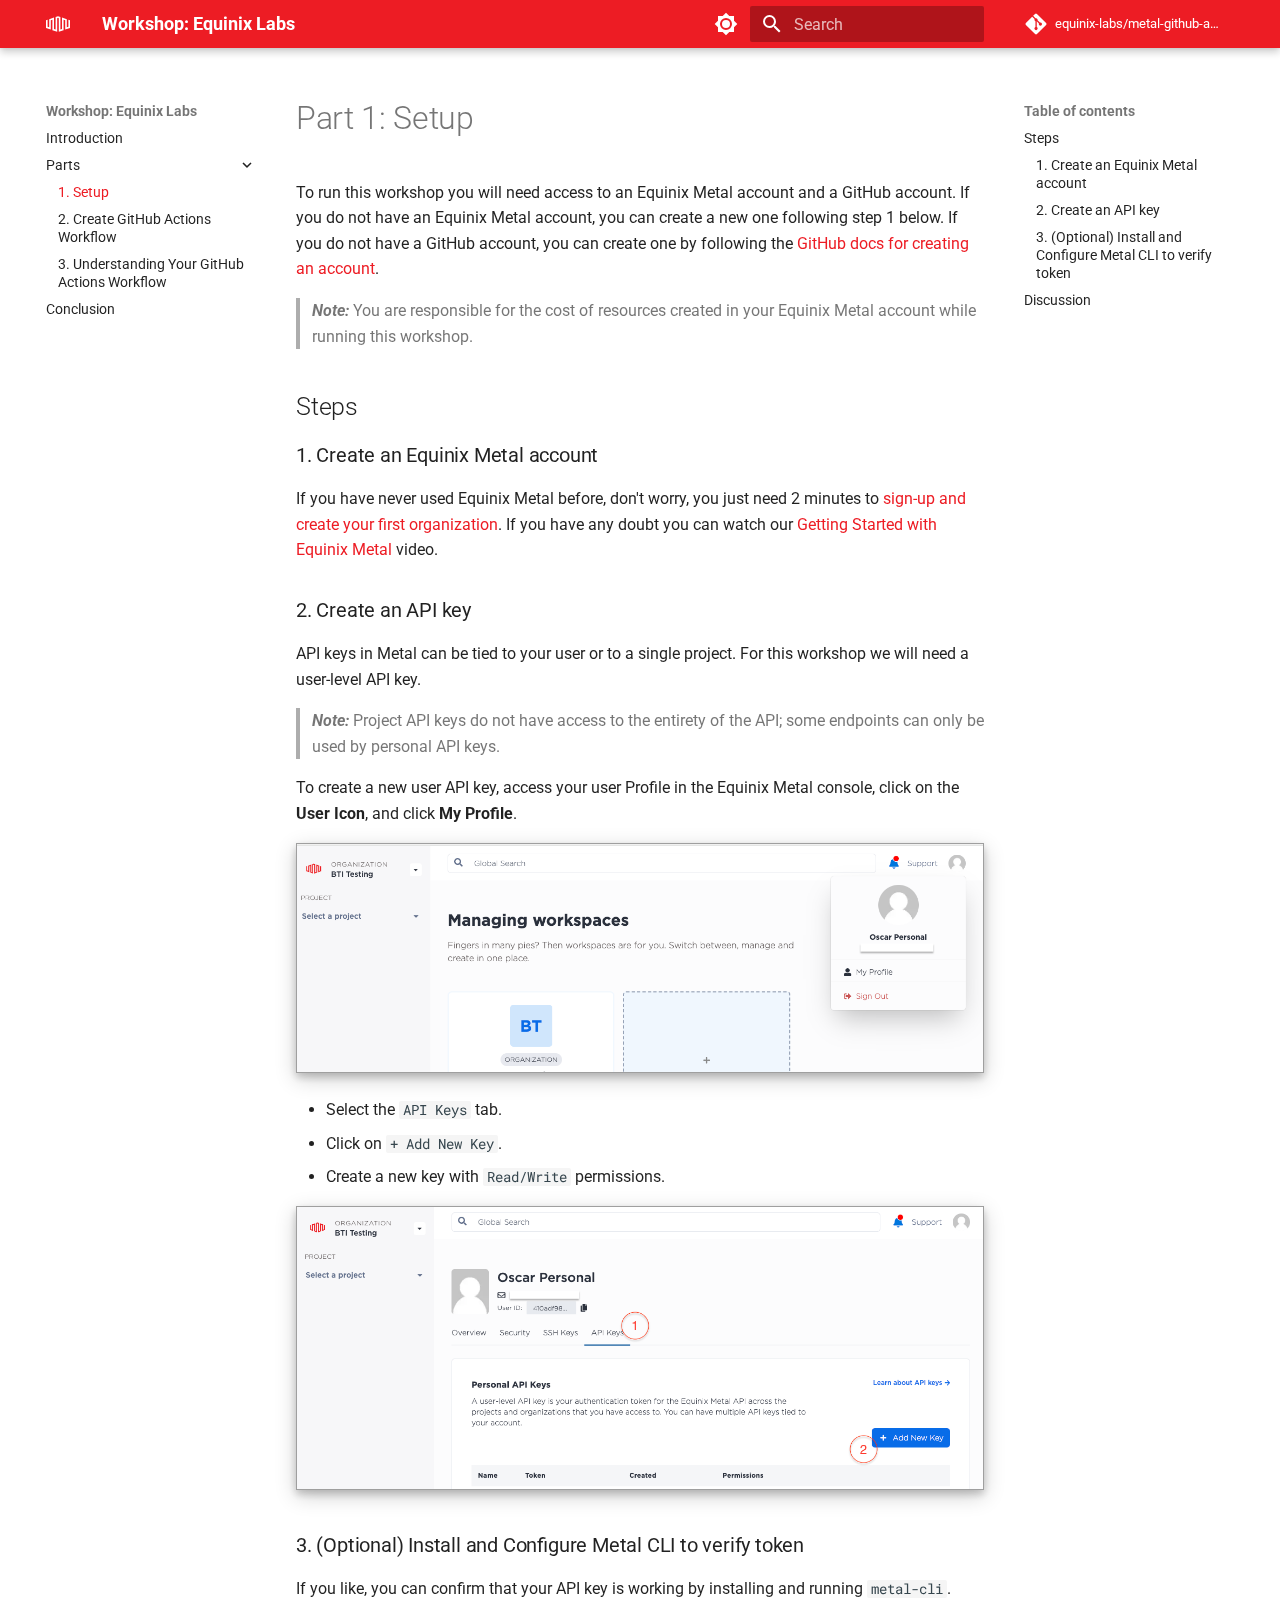
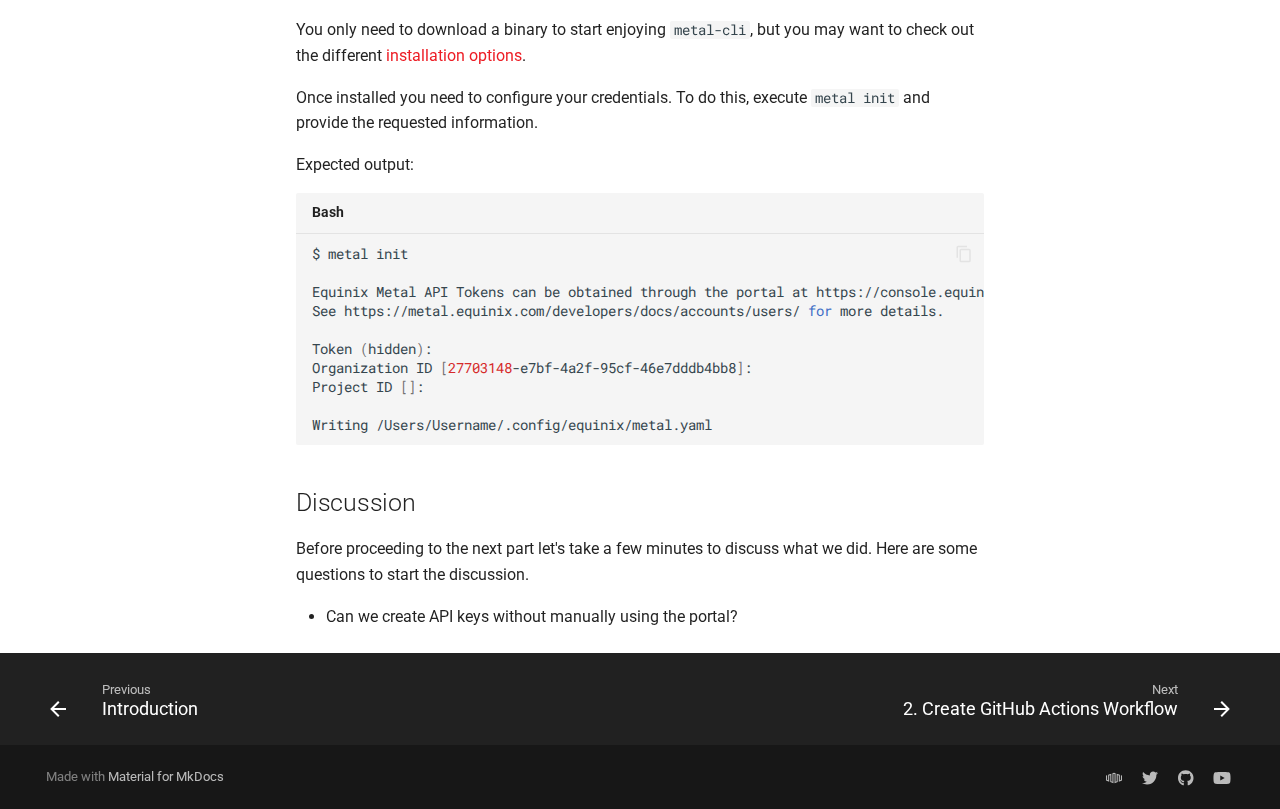
<file: parts/part1/index.html>
<!doctype html>
<html lang="en" class="no-js">
  <head>
    
      <meta charset="utf-8">
      <meta name="viewport" content="width=device-width,initial-scale=1">
      
      
      
      
        <link rel="prev" href="../..">
      
      
        <link rel="next" href="../part2/">
      
      
      <link rel="icon" href="../../images/favicon.svg">
      <meta name="generator" content="mkdocs-1.6.0, mkdocs-material-9.5.21">
    
    
      
        <title>1. Setup - Workshop: Equinix Labs</title>
      
    
    
      <link rel="stylesheet" href="../../assets/stylesheets/main.66ac8b77.min.css">
      
        
        <link rel="stylesheet" href="../../assets/stylesheets/palette.06af60db.min.css">
      
      


    
    
      
    
    
      
        
        
        <link rel="preconnect" href="https://fonts.gstatic.com" crossorigin>
        <link rel="stylesheet" href="https://fonts.googleapis.com/css?family=Roboto:300,300i,400,400i,700,700i%7CRoboto+Mono:400,400i,700,700i&display=fallback">
        <style>:root{--md-text-font:"Roboto";--md-code-font:"Roboto Mono"}</style>
      
    
    
      <link rel="stylesheet" href="../../stylesheets/extra.css">
    
    <script>__md_scope=new URL("../..",location),__md_hash=e=>[...e].reduce((e,_)=>(e<<5)-e+_.charCodeAt(0),0),__md_get=(e,_=localStorage,t=__md_scope)=>JSON.parse(_.getItem(t.pathname+"."+e)),__md_set=(e,_,t=localStorage,a=__md_scope)=>{try{t.setItem(a.pathname+"."+e,JSON.stringify(_))}catch(e){}}</script>
    
      

    
    
    
   <link href="../../assets/stylesheets/glightbox.min.css" rel="stylesheet"/><style>
    html.glightbox-open { overflow: initial; height: 100%; }
    .gslide-title { margin-top: 0px; user-select: text; }
    .gslide-desc { color: #666; user-select: text; }
    .gslide-image img { background: white; }
    .gscrollbar-fixer { padding-right: 15px; }
    .gdesc-inner { font-size: 0.75rem; }
    body[data-md-color-scheme="slate"] .gdesc-inner { background: var(--md-default-bg-color);}
    body[data-md-color-scheme="slate"] .gslide-title { color: var(--md-default-fg-color);}
    body[data-md-color-scheme="slate"] .gslide-desc { color: var(--md-default-fg-color);}</style> <script src="../../assets/javascripts/glightbox.min.js"></script></head>
  
  
    
    
      
    
    
    
    
    <body dir="ltr" data-md-color-scheme="default" data-md-color-primary="custom" data-md-color-accent="indigo">
  
    
    <input class="md-toggle" data-md-toggle="drawer" type="checkbox" id="__drawer" autocomplete="off">
    <input class="md-toggle" data-md-toggle="search" type="checkbox" id="__search" autocomplete="off">
    <label class="md-overlay" for="__drawer"></label>
    <div data-md-component="skip">
      
        
        <a href="#part-1-setup" class="md-skip">
          Skip to content
        </a>
      
    </div>
    <div data-md-component="announce">
      
    </div>
    
    
      

  

<header class="md-header md-header--shadow" data-md-component="header">
  <nav class="md-header__inner md-grid" aria-label="Header">
    <a href="../.." title="Workshop: Equinix Labs" class="md-header__button md-logo" aria-label="Workshop: Equinix Labs" data-md-component="logo">
      
  
  <svg xmlns="http://www.w3.org/2000/svg" viewBox="0 0 24 24"><path d="M22.399 7.789v7.005l-1.599.56V7.231L16 5.557v11.472l-1.601.557V4.996L12 4.16l-2.4.836v12.59l-1.599-.557V5.557L3.2 7.232v8.121l-1.599-.56V7.79L0 8.349v7.582l4.801 1.676v-9.24l1.6-.558v10.356L11.2 19.84V6.133l.8-.28.8.28v13.708l4.801-1.676V7.809l1.599.558v9.24L24 15.93V8.349z"/></svg>

    </a>
    <label class="md-header__button md-icon" for="__drawer">
      
      <svg xmlns="http://www.w3.org/2000/svg" viewBox="0 0 24 24"><path d="M3 6h18v2H3V6m0 5h18v2H3v-2m0 5h18v2H3v-2Z"/></svg>
    </label>
    <div class="md-header__title" data-md-component="header-title">
      <div class="md-header__ellipsis">
        <div class="md-header__topic">
          <span class="md-ellipsis">
            Workshop: Equinix Labs
          </span>
        </div>
        <div class="md-header__topic" data-md-component="header-topic">
          <span class="md-ellipsis">
            
              1. Setup
            
          </span>
        </div>
      </div>
    </div>
    
      
        <form class="md-header__option" data-md-component="palette">
  
    
    
    
    <input class="md-option" data-md-color-media="(prefers-color-scheme: light)" data-md-color-scheme="default" data-md-color-primary="custom" data-md-color-accent="indigo"  aria-label="Switch to dark mode"  type="radio" name="__palette" id="__palette_0">
    
      <label class="md-header__button md-icon" title="Switch to dark mode" for="__palette_1" hidden>
        <svg xmlns="http://www.w3.org/2000/svg" viewBox="0 0 24 24"><path d="M12 8a4 4 0 0 0-4 4 4 4 0 0 0 4 4 4 4 0 0 0 4-4 4 4 0 0 0-4-4m0 10a6 6 0 0 1-6-6 6 6 0 0 1 6-6 6 6 0 0 1 6 6 6 6 0 0 1-6 6m8-9.31V4h-4.69L12 .69 8.69 4H4v4.69L.69 12 4 15.31V20h4.69L12 23.31 15.31 20H20v-4.69L23.31 12 20 8.69Z"/></svg>
      </label>
    
  
    
    
    
    <input class="md-option" data-md-color-media="(prefers-color-scheme: dark)" data-md-color-scheme="slate" data-md-color-primary="custom" data-md-color-accent="indigo"  aria-label="Switch to light mode"  type="radio" name="__palette" id="__palette_1">
    
      <label class="md-header__button md-icon" title="Switch to light mode" for="__palette_0" hidden>
        <svg xmlns="http://www.w3.org/2000/svg" viewBox="0 0 24 24"><path d="M12 18c-.89 0-1.74-.2-2.5-.55C11.56 16.5 13 14.42 13 12c0-2.42-1.44-4.5-3.5-5.45C10.26 6.2 11.11 6 12 6a6 6 0 0 1 6 6 6 6 0 0 1-6 6m8-9.31V4h-4.69L12 .69 8.69 4H4v4.69L.69 12 4 15.31V20h4.69L12 23.31 15.31 20H20v-4.69L23.31 12 20 8.69Z"/></svg>
      </label>
    
  
</form>
      
    
    
      <script>var media,input,key,value,palette=__md_get("__palette");if(palette&&palette.color){"(prefers-color-scheme)"===palette.color.media&&(media=matchMedia("(prefers-color-scheme: light)"),input=document.querySelector(media.matches?"[data-md-color-media='(prefers-color-scheme: light)']":"[data-md-color-media='(prefers-color-scheme: dark)']"),palette.color.media=input.getAttribute("data-md-color-media"),palette.color.scheme=input.getAttribute("data-md-color-scheme"),palette.color.primary=input.getAttribute("data-md-color-primary"),palette.color.accent=input.getAttribute("data-md-color-accent"));for([key,value]of Object.entries(palette.color))document.body.setAttribute("data-md-color-"+key,value)}</script>
    
    
    
      <label class="md-header__button md-icon" for="__search">
        
        <svg xmlns="http://www.w3.org/2000/svg" viewBox="0 0 24 24"><path d="M9.5 3A6.5 6.5 0 0 1 16 9.5c0 1.61-.59 3.09-1.56 4.23l.27.27h.79l5 5-1.5 1.5-5-5v-.79l-.27-.27A6.516 6.516 0 0 1 9.5 16 6.5 6.5 0 0 1 3 9.5 6.5 6.5 0 0 1 9.5 3m0 2C7 5 5 7 5 9.5S7 14 9.5 14 14 12 14 9.5 12 5 9.5 5Z"/></svg>
      </label>
      <div class="md-search" data-md-component="search" role="dialog">
  <label class="md-search__overlay" for="__search"></label>
  <div class="md-search__inner" role="search">
    <form class="md-search__form" name="search">
      <input type="text" class="md-search__input" name="query" aria-label="Search" placeholder="Search" autocapitalize="off" autocorrect="off" autocomplete="off" spellcheck="false" data-md-component="search-query" required>
      <label class="md-search__icon md-icon" for="__search">
        
        <svg xmlns="http://www.w3.org/2000/svg" viewBox="0 0 24 24"><path d="M9.5 3A6.5 6.5 0 0 1 16 9.5c0 1.61-.59 3.09-1.56 4.23l.27.27h.79l5 5-1.5 1.5-5-5v-.79l-.27-.27A6.516 6.516 0 0 1 9.5 16 6.5 6.5 0 0 1 3 9.5 6.5 6.5 0 0 1 9.5 3m0 2C7 5 5 7 5 9.5S7 14 9.5 14 14 12 14 9.5 12 5 9.5 5Z"/></svg>
        
        <svg xmlns="http://www.w3.org/2000/svg" viewBox="0 0 24 24"><path d="M20 11v2H8l5.5 5.5-1.42 1.42L4.16 12l7.92-7.92L13.5 5.5 8 11h12Z"/></svg>
      </label>
      <nav class="md-search__options" aria-label="Search">
        
        <button type="reset" class="md-search__icon md-icon" title="Clear" aria-label="Clear" tabindex="-1">
          
          <svg xmlns="http://www.w3.org/2000/svg" viewBox="0 0 24 24"><path d="M19 6.41 17.59 5 12 10.59 6.41 5 5 6.41 10.59 12 5 17.59 6.41 19 12 13.41 17.59 19 19 17.59 13.41 12 19 6.41Z"/></svg>
        </button>
      </nav>
      
    </form>
    <div class="md-search__output">
      <div class="md-search__scrollwrap" data-md-scrollfix>
        <div class="md-search-result" data-md-component="search-result">
          <div class="md-search-result__meta">
            Initializing search
          </div>
          <ol class="md-search-result__list" role="presentation"></ol>
        </div>
      </div>
    </div>
  </div>
</div>
    
    
      <div class="md-header__source">
        <a href="https://github.com/equinix-labs/metal-github-actions-workshop" title="Go to repository" class="md-source" data-md-component="source">
  <div class="md-source__icon md-icon">
    
    <svg xmlns="http://www.w3.org/2000/svg" viewBox="0 0 448 512"><!--! Font Awesome Free 6.5.2 by @fontawesome - https://fontawesome.com License - https://fontawesome.com/license/free (Icons: CC BY 4.0, Fonts: SIL OFL 1.1, Code: MIT License) Copyright 2024 Fonticons, Inc.--><path d="M439.55 236.05 244 40.45a28.87 28.87 0 0 0-40.81 0l-40.66 40.63 51.52 51.52c27.06-9.14 52.68 16.77 43.39 43.68l49.66 49.66c34.23-11.8 61.18 31 35.47 56.69-26.49 26.49-70.21-2.87-56-37.34L240.22 199v121.85c25.3 12.54 22.26 41.85 9.08 55a34.34 34.34 0 0 1-48.55 0c-17.57-17.6-11.07-46.91 11.25-56v-123c-20.8-8.51-24.6-30.74-18.64-45L142.57 101 8.45 235.14a28.86 28.86 0 0 0 0 40.81l195.61 195.6a28.86 28.86 0 0 0 40.8 0l194.69-194.69a28.86 28.86 0 0 0 0-40.81z"/></svg>
  </div>
  <div class="md-source__repository">
    equinix-labs/metal-github-actions-workshop
  </div>
</a>
      </div>
    
  </nav>
  
</header>
    
    <div class="md-container" data-md-component="container">
      
      
        
          
        
      
      <main class="md-main" data-md-component="main">
        <div class="md-main__inner md-grid">
          
            
              
              <div class="md-sidebar md-sidebar--primary" data-md-component="sidebar" data-md-type="navigation" >
                <div class="md-sidebar__scrollwrap">
                  <div class="md-sidebar__inner">
                    



<nav class="md-nav md-nav--primary" aria-label="Navigation" data-md-level="0">
  <label class="md-nav__title" for="__drawer">
    <a href="../.." title="Workshop: Equinix Labs" class="md-nav__button md-logo" aria-label="Workshop: Equinix Labs" data-md-component="logo">
      
  
  <svg xmlns="http://www.w3.org/2000/svg" viewBox="0 0 24 24"><path d="M22.399 7.789v7.005l-1.599.56V7.231L16 5.557v11.472l-1.601.557V4.996L12 4.16l-2.4.836v12.59l-1.599-.557V5.557L3.2 7.232v8.121l-1.599-.56V7.79L0 8.349v7.582l4.801 1.676v-9.24l1.6-.558v10.356L11.2 19.84V6.133l.8-.28.8.28v13.708l4.801-1.676V7.809l1.599.558v9.24L24 15.93V8.349z"/></svg>

    </a>
    Workshop: Equinix Labs
  </label>
  
    <div class="md-nav__source">
      <a href="https://github.com/equinix-labs/metal-github-actions-workshop" title="Go to repository" class="md-source" data-md-component="source">
  <div class="md-source__icon md-icon">
    
    <svg xmlns="http://www.w3.org/2000/svg" viewBox="0 0 448 512"><!--! Font Awesome Free 6.5.2 by @fontawesome - https://fontawesome.com License - https://fontawesome.com/license/free (Icons: CC BY 4.0, Fonts: SIL OFL 1.1, Code: MIT License) Copyright 2024 Fonticons, Inc.--><path d="M439.55 236.05 244 40.45a28.87 28.87 0 0 0-40.81 0l-40.66 40.63 51.52 51.52c27.06-9.14 52.68 16.77 43.39 43.68l49.66 49.66c34.23-11.8 61.18 31 35.47 56.69-26.49 26.49-70.21-2.87-56-37.34L240.22 199v121.85c25.3 12.54 22.26 41.85 9.08 55a34.34 34.34 0 0 1-48.55 0c-17.57-17.6-11.07-46.91 11.25-56v-123c-20.8-8.51-24.6-30.74-18.64-45L142.57 101 8.45 235.14a28.86 28.86 0 0 0 0 40.81l195.61 195.6a28.86 28.86 0 0 0 40.8 0l194.69-194.69a28.86 28.86 0 0 0 0-40.81z"/></svg>
  </div>
  <div class="md-source__repository">
    equinix-labs/metal-github-actions-workshop
  </div>
</a>
    </div>
  
  <ul class="md-nav__list" data-md-scrollfix>
    
      
      
  
  
  
  
    <li class="md-nav__item">
      <a href="../.." class="md-nav__link">
        
  
  <span class="md-ellipsis">
    Introduction
  </span>
  

      </a>
    </li>
  

    
      
      
  
  
    
  
  
  
    
    
    
    
    <li class="md-nav__item md-nav__item--active md-nav__item--nested">
      
        
        
        <input class="md-nav__toggle md-toggle " type="checkbox" id="__nav_2" checked>
        
          
          <label class="md-nav__link" for="__nav_2" id="__nav_2_label" tabindex="0">
            
  
  <span class="md-ellipsis">
    Parts
  </span>
  

            <span class="md-nav__icon md-icon"></span>
          </label>
        
        <nav class="md-nav" data-md-level="1" aria-labelledby="__nav_2_label" aria-expanded="true">
          <label class="md-nav__title" for="__nav_2">
            <span class="md-nav__icon md-icon"></span>
            Parts
          </label>
          <ul class="md-nav__list" data-md-scrollfix>
            
              
                
  
  
    
  
  
  
    <li class="md-nav__item md-nav__item--active">
      
      <input class="md-nav__toggle md-toggle" type="checkbox" id="__toc">
      
      
        
      
      
        <label class="md-nav__link md-nav__link--active" for="__toc">
          
  
  <span class="md-ellipsis">
    1. Setup
  </span>
  

          <span class="md-nav__icon md-icon"></span>
        </label>
      
      <a href="./" class="md-nav__link md-nav__link--active">
        
  
  <span class="md-ellipsis">
    1. Setup
  </span>
  

      </a>
      
        

<nav class="md-nav md-nav--secondary" aria-label="Table of contents">
  
  
  
    
  
  
    <label class="md-nav__title" for="__toc">
      <span class="md-nav__icon md-icon"></span>
      Table of contents
    </label>
    <ul class="md-nav__list" data-md-component="toc" data-md-scrollfix>
      
        <li class="md-nav__item">
  <a href="#steps" class="md-nav__link">
    <span class="md-ellipsis">
      Steps
    </span>
  </a>
  
    <nav class="md-nav" aria-label="Steps">
      <ul class="md-nav__list">
        
          <li class="md-nav__item">
  <a href="#1-create-an-equinix-metal-account" class="md-nav__link">
    <span class="md-ellipsis">
      1. Create an Equinix Metal account
    </span>
  </a>
  
</li>
        
          <li class="md-nav__item">
  <a href="#2-create-an-api-key" class="md-nav__link">
    <span class="md-ellipsis">
      2. Create an API key
    </span>
  </a>
  
</li>
        
          <li class="md-nav__item">
  <a href="#3-optional-install-and-configure-metal-cli-to-verify-token" class="md-nav__link">
    <span class="md-ellipsis">
      3. (Optional) Install and Configure Metal CLI to verify token
    </span>
  </a>
  
</li>
        
      </ul>
    </nav>
  
</li>
      
        <li class="md-nav__item">
  <a href="#discussion" class="md-nav__link">
    <span class="md-ellipsis">
      Discussion
    </span>
  </a>
  
</li>
      
    </ul>
  
</nav>
      
    </li>
  

              
            
              
                
  
  
  
  
    <li class="md-nav__item">
      <a href="../part2/" class="md-nav__link">
        
  
  <span class="md-ellipsis">
    2. Create GitHub Actions Workflow
  </span>
  

      </a>
    </li>
  

              
            
              
                
  
  
  
  
    <li class="md-nav__item">
      <a href="../part3/" class="md-nav__link">
        
  
  <span class="md-ellipsis">
    3. Understanding Your GitHub Actions Workflow
  </span>
  

      </a>
    </li>
  

              
            
          </ul>
        </nav>
      
    </li>
  

    
      
      
  
  
  
  
    <li class="md-nav__item">
      <a href="../conclusion/" class="md-nav__link">
        
  
  <span class="md-ellipsis">
    Conclusion
  </span>
  

      </a>
    </li>
  

    
  </ul>
</nav>
                  </div>
                </div>
              </div>
            
            
              
              <div class="md-sidebar md-sidebar--secondary" data-md-component="sidebar" data-md-type="toc" >
                <div class="md-sidebar__scrollwrap">
                  <div class="md-sidebar__inner">
                    

<nav class="md-nav md-nav--secondary" aria-label="Table of contents">
  
  
  
    
  
  
    <label class="md-nav__title" for="__toc">
      <span class="md-nav__icon md-icon"></span>
      Table of contents
    </label>
    <ul class="md-nav__list" data-md-component="toc" data-md-scrollfix>
      
        <li class="md-nav__item">
  <a href="#steps" class="md-nav__link">
    <span class="md-ellipsis">
      Steps
    </span>
  </a>
  
    <nav class="md-nav" aria-label="Steps">
      <ul class="md-nav__list">
        
          <li class="md-nav__item">
  <a href="#1-create-an-equinix-metal-account" class="md-nav__link">
    <span class="md-ellipsis">
      1. Create an Equinix Metal account
    </span>
  </a>
  
</li>
        
          <li class="md-nav__item">
  <a href="#2-create-an-api-key" class="md-nav__link">
    <span class="md-ellipsis">
      2. Create an API key
    </span>
  </a>
  
</li>
        
          <li class="md-nav__item">
  <a href="#3-optional-install-and-configure-metal-cli-to-verify-token" class="md-nav__link">
    <span class="md-ellipsis">
      3. (Optional) Install and Configure Metal CLI to verify token
    </span>
  </a>
  
</li>
        
      </ul>
    </nav>
  
</li>
      
        <li class="md-nav__item">
  <a href="#discussion" class="md-nav__link">
    <span class="md-ellipsis">
      Discussion
    </span>
  </a>
  
</li>
      
    </ul>
  
</nav>
                  </div>
                </div>
              </div>
            
          
          
            <div class="md-content" data-md-component="content">
              <article class="md-content__inner md-typeset">
                
                  

  
  


<h1 id="part-1-setup">Part 1: Setup<a class="headerlink" href="#part-1-setup" title="Permanent link">&para;</a></h1>
<p>To run this workshop you will need access to an Equinix Metal account and a GitHub account.  If you do not have an Equinix Metal account, you can create a new one following step 1 below.  If you do not have a GitHub account, you can create one by following the <a href="https://docs.github.com/en/get-started/signing-up-for-github/signing-up-for-a-new-github-account">GitHub docs for creating an account</a>.</p>
<blockquote>
<p><strong><em>Note:</em></strong>  You are responsible for the cost of resources created in your Equinix Metal account while running this workshop.</p>
</blockquote>
<h2 id="steps">Steps<a class="headerlink" href="#steps" title="Permanent link">&para;</a></h2>
<h3 id="1-create-an-equinix-metal-account">1. Create an Equinix Metal account<a class="headerlink" href="#1-create-an-equinix-metal-account" title="Permanent link">&para;</a></h3>
<p>If you have never used Equinix Metal before, don't worry, you just need 2 minutes to <a href="https://console.equinix.com/sign-up">sign-up and create your first organization</a>. If you have any doubt you can watch our <a href="https://www.youtube.com/watch?v=5Ax6fKBeg2U&amp;t=153s">Getting Started with Equinix Metal</a> video.</p>
<h3 id="2-create-an-api-key">2. Create an API key<a class="headerlink" href="#2-create-an-api-key" title="Permanent link">&para;</a></h3>
<p>API keys in Metal can be tied to your user or to a single project. For this workshop we will need a user-level API key.</p>
<blockquote>
<p><strong><em>Note:</em></strong> Project API keys do not have access to the entirety of the API; some endpoints can only be used by personal API keys.</p>
</blockquote>
<p>To create a new user API key, access your user Profile in the Equinix Metal console, click on the <strong>User Icon</strong>, and click <strong>My Profile</strong>.</p>
<p><a class="glightbox" href="../../images/profile-screenshot.png" data-type="image" data-width="auto" data-height="auto" data-desc-position="bottom"><img alt="Equinix Console profile section screenshot" src="../../images/profile-screenshot.png" /></a></p>
<ul>
<li>Select the <code>API Keys</code> tab.</li>
<li>Click on <code>+ Add New Key</code>.</li>
<li>Create a new key with <code>Read/Write</code> permissions.</li>
</ul>
<p><a class="glightbox" href="../../images/profile-api-keys-screenshot.png" data-type="image" data-width="auto" data-height="auto" data-desc-position="bottom"><img alt="Equinix Console API keys section screenshot" src="../../images/profile-api-keys-screenshot.png" /></a></p>
<h3 id="3-optional-install-and-configure-metal-cli-to-verify-token">3. (Optional) Install and Configure Metal CLI to verify token<a class="headerlink" href="#3-optional-install-and-configure-metal-cli-to-verify-token" title="Permanent link">&para;</a></h3>
<p>If you like, you can confirm that your API key is working by installing and running <code>metal-cli</code>.</p>
<p>You only need to download a binary to start enjoying <code>metal-cli</code>, but you may want to check out the different <a href="https://github.com/equinix/metal-cli/#installation">installation options</a>.</p>
<p>Once installed you need to configure your credentials. To do this, execute <code>metal init</code> and provide the requested information.</p>
<p>Expected output:</p>
<div class="highlight"><span class="filename">Bash</span><pre><span></span><code><a id="__codelineno-0-1" name="__codelineno-0-1" href="#__codelineno-0-1"></a>$<span class="w"> </span>metal<span class="w"> </span>init
<a id="__codelineno-0-2" name="__codelineno-0-2" href="#__codelineno-0-2"></a>
<a id="__codelineno-0-3" name="__codelineno-0-3" href="#__codelineno-0-3"></a>Equinix<span class="w"> </span>Metal<span class="w"> </span>API<span class="w"> </span>Tokens<span class="w"> </span>can<span class="w"> </span>be<span class="w"> </span>obtained<span class="w"> </span>through<span class="w"> </span>the<span class="w"> </span>portal<span class="w"> </span>at<span class="w"> </span>https://console.equinix.com/.
<a id="__codelineno-0-4" name="__codelineno-0-4" href="#__codelineno-0-4"></a>See<span class="w"> </span>https://metal.equinix.com/developers/docs/accounts/users/<span class="w"> </span><span class="k">for</span><span class="w"> </span>more<span class="w"> </span>details.
<a id="__codelineno-0-5" name="__codelineno-0-5" href="#__codelineno-0-5"></a>
<a id="__codelineno-0-6" name="__codelineno-0-6" href="#__codelineno-0-6"></a>Token<span class="w"> </span><span class="o">(</span>hidden<span class="o">)</span>:<span class="w"> </span>
<a id="__codelineno-0-7" name="__codelineno-0-7" href="#__codelineno-0-7"></a>Organization<span class="w"> </span>ID<span class="w"> </span><span class="o">[</span><span class="m">27703148</span>-e7bf-4a2f-95cf-46e7dddb4bb8<span class="o">]</span>:<span class="w"> </span>
<a id="__codelineno-0-8" name="__codelineno-0-8" href="#__codelineno-0-8"></a>Project<span class="w"> </span>ID<span class="w"> </span><span class="o">[]</span>:<span class="w"> </span>
<a id="__codelineno-0-9" name="__codelineno-0-9" href="#__codelineno-0-9"></a>
<a id="__codelineno-0-10" name="__codelineno-0-10" href="#__codelineno-0-10"></a>Writing<span class="w"> </span>/Users/Username/.config/equinix/metal.yaml
</code></pre></div>
<h2 id="discussion">Discussion<a class="headerlink" href="#discussion" title="Permanent link">&para;</a></h2>
<p>Before proceeding to the next part let's take a few minutes to discuss what we did. Here are some questions to start the discussion.</p>
<ul>
<li>Can we create API keys without manually using the portal?</li>
</ul>












                
              </article>
            </div>
          
          
<script>var target=document.getElementById(location.hash.slice(1));target&&target.name&&(target.checked=target.name.startsWith("__tabbed_"))</script>
        </div>
        
          <button type="button" class="md-top md-icon" data-md-component="top" hidden>
  
  <svg xmlns="http://www.w3.org/2000/svg" viewBox="0 0 24 24"><path d="M13 20h-2V8l-5.5 5.5-1.42-1.42L12 4.16l7.92 7.92-1.42 1.42L13 8v12Z"/></svg>
  Back to top
</button>
        
      </main>
      
        <footer class="md-footer">
  
    
      
      <nav class="md-footer__inner md-grid" aria-label="Footer" >
        
          
          <a href="../.." class="md-footer__link md-footer__link--prev" aria-label="Previous: Introduction">
            <div class="md-footer__button md-icon">
              
              <svg xmlns="http://www.w3.org/2000/svg" viewBox="0 0 24 24"><path d="M20 11v2H8l5.5 5.5-1.42 1.42L4.16 12l7.92-7.92L13.5 5.5 8 11h12Z"/></svg>
            </div>
            <div class="md-footer__title">
              <span class="md-footer__direction">
                Previous
              </span>
              <div class="md-ellipsis">
                Introduction
              </div>
            </div>
          </a>
        
        
          
          <a href="../part2/" class="md-footer__link md-footer__link--next" aria-label="Next: 2. Create GitHub Actions Workflow">
            <div class="md-footer__title">
              <span class="md-footer__direction">
                Next
              </span>
              <div class="md-ellipsis">
                2. Create GitHub Actions Workflow
              </div>
            </div>
            <div class="md-footer__button md-icon">
              
              <svg xmlns="http://www.w3.org/2000/svg" viewBox="0 0 24 24"><path d="M4 11v2h12l-5.5 5.5 1.42 1.42L19.84 12l-7.92-7.92L10.5 5.5 16 11H4Z"/></svg>
            </div>
          </a>
        
      </nav>
    
  
  <div class="md-footer-meta md-typeset">
    <div class="md-footer-meta__inner md-grid">
      <div class="md-copyright">
  
  
    Made with
    <a href="https://squidfunk.github.io/mkdocs-material/" target="_blank" rel="noopener">
      Material for MkDocs
    </a>
  
</div>
      
        <div class="md-social">
  
    
    
    
    
      
      
    
    <a href="https://deploy.equinix.com" target="_blank" rel="noopener" title="deploy.equinix.com" class="md-social__link">
      <svg xmlns="http://www.w3.org/2000/svg" viewBox="0 0 24 24"><path d="M22.399 7.789v7.005l-1.599.56V7.231L16 5.557v11.472l-1.601.557V4.996L12 4.16l-2.4.836v12.59l-1.599-.557V5.557L3.2 7.232v8.121l-1.599-.56V7.79L0 8.349v7.582l4.801 1.676v-9.24l1.6-.558v10.356L11.2 19.84V6.133l.8-.28.8.28v13.708l4.801-1.676V7.809l1.599.558v9.24L24 15.93V8.349z"/></svg>
    </a>
  
    
    
    
    
      
      
    
    <a href="https://twitter.com/@equinixmetal" target="_blank" rel="noopener" title="twitter.com" class="md-social__link">
      <svg xmlns="http://www.w3.org/2000/svg" viewBox="0 0 512 512"><!--! Font Awesome Free 6.5.2 by @fontawesome - https://fontawesome.com License - https://fontawesome.com/license/free (Icons: CC BY 4.0, Fonts: SIL OFL 1.1, Code: MIT License) Copyright 2024 Fonticons, Inc.--><path d="M459.37 151.716c.325 4.548.325 9.097.325 13.645 0 138.72-105.583 298.558-298.558 298.558-59.452 0-114.68-17.219-161.137-47.106 8.447.974 16.568 1.299 25.34 1.299 49.055 0 94.213-16.568 130.274-44.832-46.132-.975-84.792-31.188-98.112-72.772 6.498.974 12.995 1.624 19.818 1.624 9.421 0 18.843-1.3 27.614-3.573-48.081-9.747-84.143-51.98-84.143-102.985v-1.299c13.969 7.797 30.214 12.67 47.431 13.319-28.264-18.843-46.781-51.005-46.781-87.391 0-19.492 5.197-37.36 14.294-52.954 51.655 63.675 129.3 105.258 216.365 109.807-1.624-7.797-2.599-15.918-2.599-24.04 0-57.828 46.782-104.934 104.934-104.934 30.213 0 57.502 12.67 76.67 33.137 23.715-4.548 46.456-13.32 66.599-25.34-7.798 24.366-24.366 44.833-46.132 57.827 21.117-2.273 41.584-8.122 60.426-16.243-14.292 20.791-32.161 39.308-52.628 54.253z"/></svg>
    </a>
  
    
    
    
    
      
      
    
    <a href="https://github.com/equinix-labs" target="_blank" rel="noopener" title="github.com" class="md-social__link">
      <svg xmlns="http://www.w3.org/2000/svg" viewBox="0 0 496 512"><!--! Font Awesome Free 6.5.2 by @fontawesome - https://fontawesome.com License - https://fontawesome.com/license/free (Icons: CC BY 4.0, Fonts: SIL OFL 1.1, Code: MIT License) Copyright 2024 Fonticons, Inc.--><path d="M165.9 397.4c0 2-2.3 3.6-5.2 3.6-3.3.3-5.6-1.3-5.6-3.6 0-2 2.3-3.6 5.2-3.6 3-.3 5.6 1.3 5.6 3.6zm-31.1-4.5c-.7 2 1.3 4.3 4.3 4.9 2.6 1 5.6 0 6.2-2s-1.3-4.3-4.3-5.2c-2.6-.7-5.5.3-6.2 2.3zm44.2-1.7c-2.9.7-4.9 2.6-4.6 4.9.3 2 2.9 3.3 5.9 2.6 2.9-.7 4.9-2.6 4.6-4.6-.3-1.9-3-3.2-5.9-2.9zM244.8 8C106.1 8 0 113.3 0 252c0 110.9 69.8 205.8 169.5 239.2 12.8 2.3 17.3-5.6 17.3-12.1 0-6.2-.3-40.4-.3-61.4 0 0-70 15-84.7-29.8 0 0-11.4-29.1-27.8-36.6 0 0-22.9-15.7 1.6-15.4 0 0 24.9 2 38.6 25.8 21.9 38.6 58.6 27.5 72.9 20.9 2.3-16 8.8-27.1 16-33.7-55.9-6.2-112.3-14.3-112.3-110.5 0-27.5 7.6-41.3 23.6-58.9-2.6-6.5-11.1-33.3 2.6-67.9 20.9-6.5 69 27 69 27 20-5.6 41.5-8.5 62.8-8.5s42.8 2.9 62.8 8.5c0 0 48.1-33.6 69-27 13.7 34.7 5.2 61.4 2.6 67.9 16 17.7 25.8 31.5 25.8 58.9 0 96.5-58.9 104.2-114.8 110.5 9.2 7.9 17 22.9 17 46.4 0 33.7-.3 75.4-.3 83.6 0 6.5 4.6 14.4 17.3 12.1C428.2 457.8 496 362.9 496 252 496 113.3 383.5 8 244.8 8zM97.2 352.9c-1.3 1-1 3.3.7 5.2 1.6 1.6 3.9 2.3 5.2 1 1.3-1 1-3.3-.7-5.2-1.6-1.6-3.9-2.3-5.2-1zm-10.8-8.1c-.7 1.3.3 2.9 2.3 3.9 1.6 1 3.6.7 4.3-.7.7-1.3-.3-2.9-2.3-3.9-2-.6-3.6-.3-4.3.7zm32.4 35.6c-1.6 1.3-1 4.3 1.3 6.2 2.3 2.3 5.2 2.6 6.5 1 1.3-1.3.7-4.3-1.3-6.2-2.2-2.3-5.2-2.6-6.5-1zm-11.4-14.7c-1.6 1-1.6 3.6 0 5.9 1.6 2.3 4.3 3.3 5.6 2.3 1.6-1.3 1.6-3.9 0-6.2-1.4-2.3-4-3.3-5.6-2z"/></svg>
    </a>
  
    
    
    
    
      
      
    
    <a href="https://www.youtube.com/@EquinixDevelopers" target="_blank" rel="noopener" title="www.youtube.com" class="md-social__link">
      <svg xmlns="http://www.w3.org/2000/svg" viewBox="0 0 576 512"><!--! Font Awesome Free 6.5.2 by @fontawesome - https://fontawesome.com License - https://fontawesome.com/license/free (Icons: CC BY 4.0, Fonts: SIL OFL 1.1, Code: MIT License) Copyright 2024 Fonticons, Inc.--><path d="M549.655 124.083c-6.281-23.65-24.787-42.276-48.284-48.597C458.781 64 288 64 288 64S117.22 64 74.629 75.486c-23.497 6.322-42.003 24.947-48.284 48.597-11.412 42.867-11.412 132.305-11.412 132.305s0 89.438 11.412 132.305c6.281 23.65 24.787 41.5 48.284 47.821C117.22 448 288 448 288 448s170.78 0 213.371-11.486c23.497-6.321 42.003-24.171 48.284-47.821 11.412-42.867 11.412-132.305 11.412-132.305s0-89.438-11.412-132.305zm-317.51 213.508V175.185l142.739 81.205-142.739 81.201z"/></svg>
    </a>
  
</div>
      
    </div>
  </div>
</footer>
      
    </div>
    <div class="md-dialog" data-md-component="dialog">
      <div class="md-dialog__inner md-typeset"></div>
    </div>
    
    
    <script id="__config" type="application/json">{"base": "../..", "features": ["navigation.top", "search.highlight", "navigation.footer", "content.code.copy", "navigation.expand"], "search": "../../assets/javascripts/workers/search.b8dbb3d2.min.js", "translations": {"clipboard.copied": "Copied to clipboard", "clipboard.copy": "Copy to clipboard", "search.result.more.one": "1 more on this page", "search.result.more.other": "# more on this page", "search.result.none": "No matching documents", "search.result.one": "1 matching document", "search.result.other": "# matching documents", "search.result.placeholder": "Type to start searching", "search.result.term.missing": "Missing", "select.version": "Select version"}}</script>
    
    
      <script src="../../assets/javascripts/bundle.a7c05c9e.min.js"></script>
      
    
  <script id="init-glightbox">const lightbox = GLightbox({"touchNavigation": true, "loop": false, "zoomable": true, "draggable": true, "openEffect": "zoom", "closeEffect": "zoom", "slideEffect": "slide"});
document$.subscribe(() => { lightbox.reload() });
</script></body>
</html>
</file>
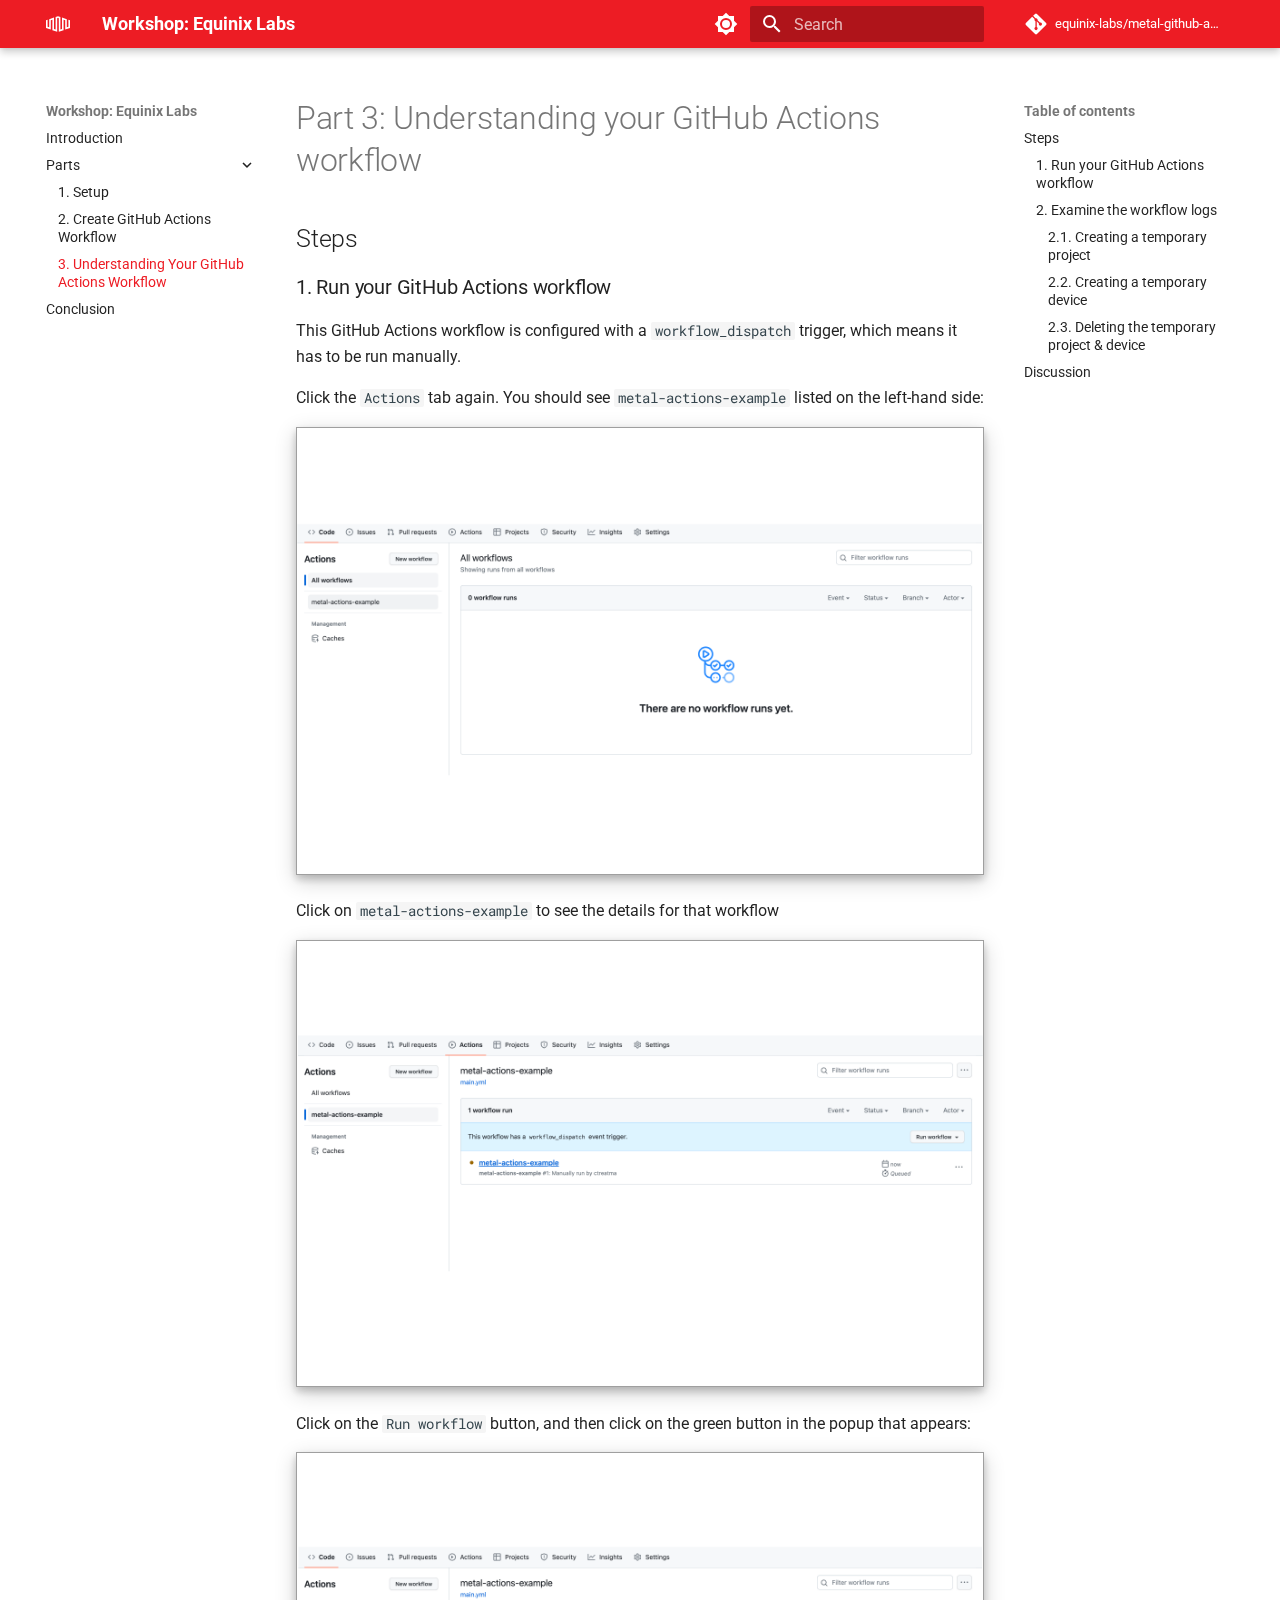
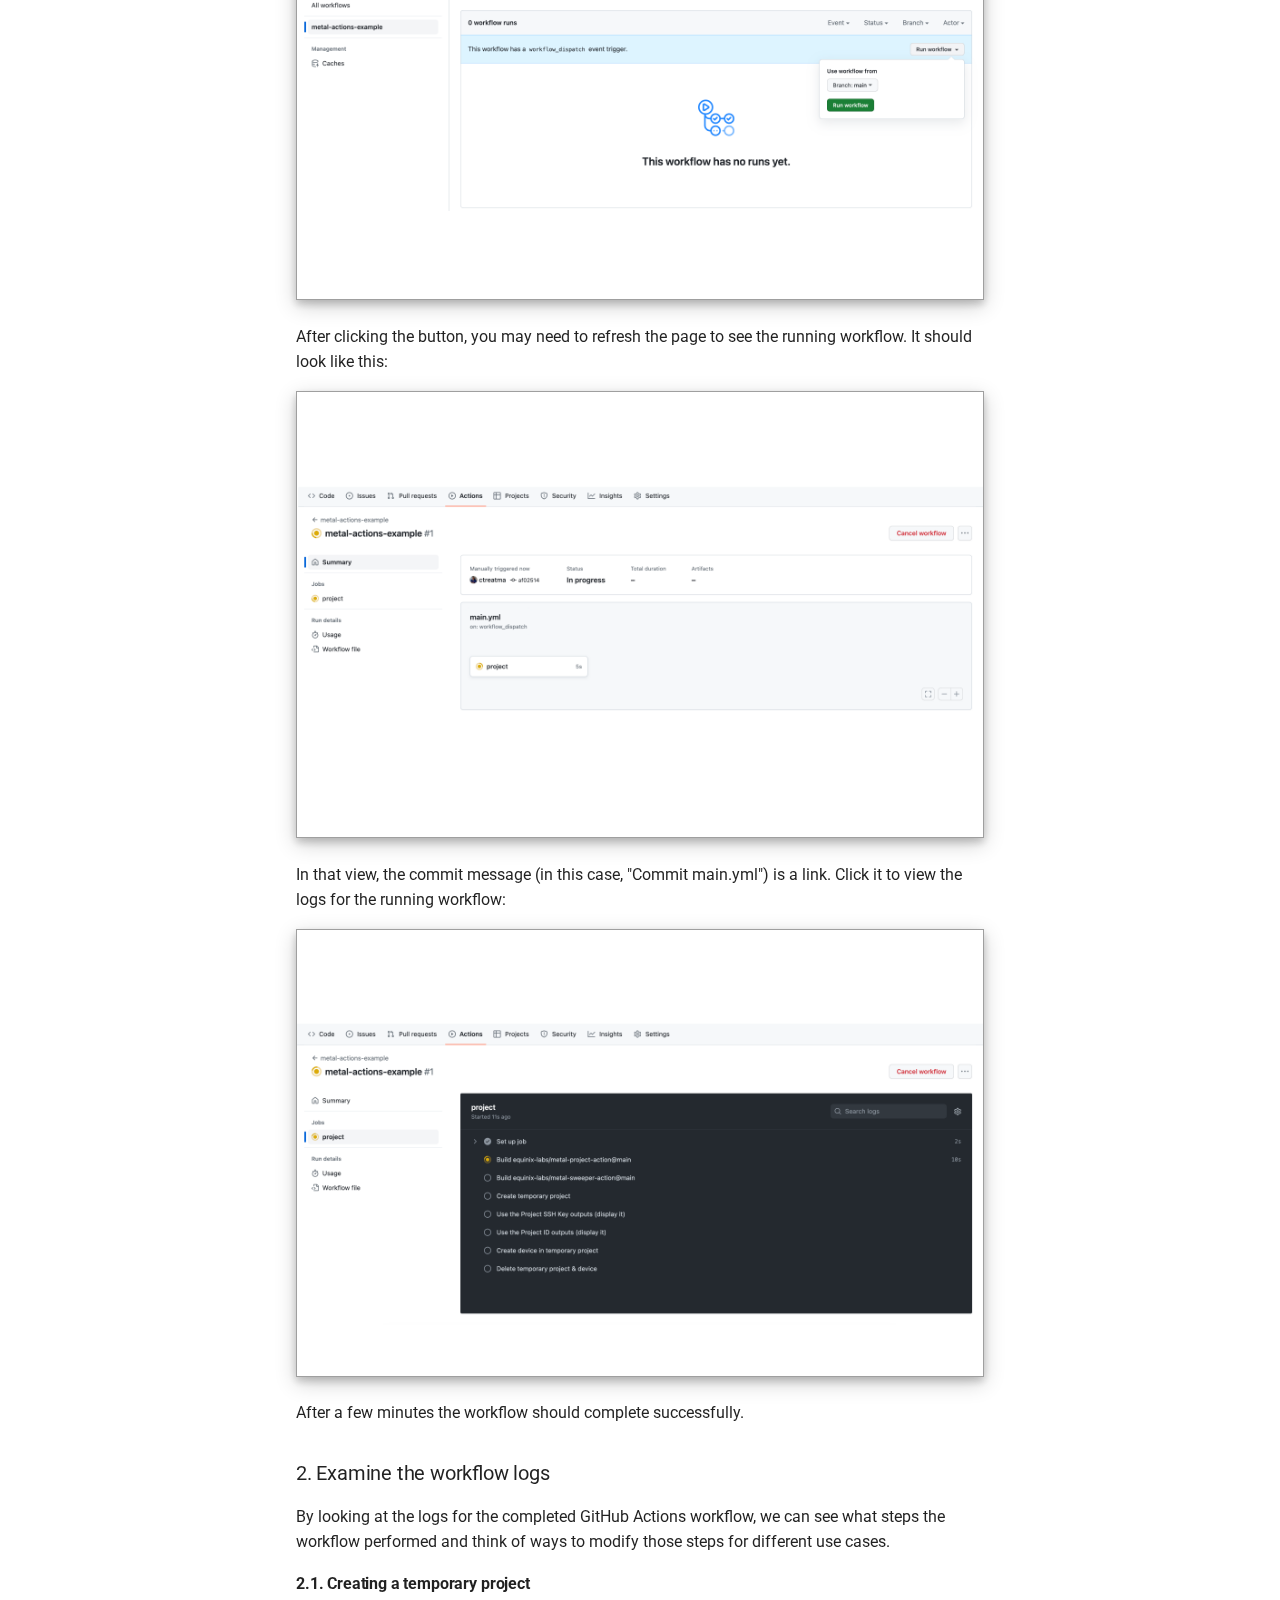
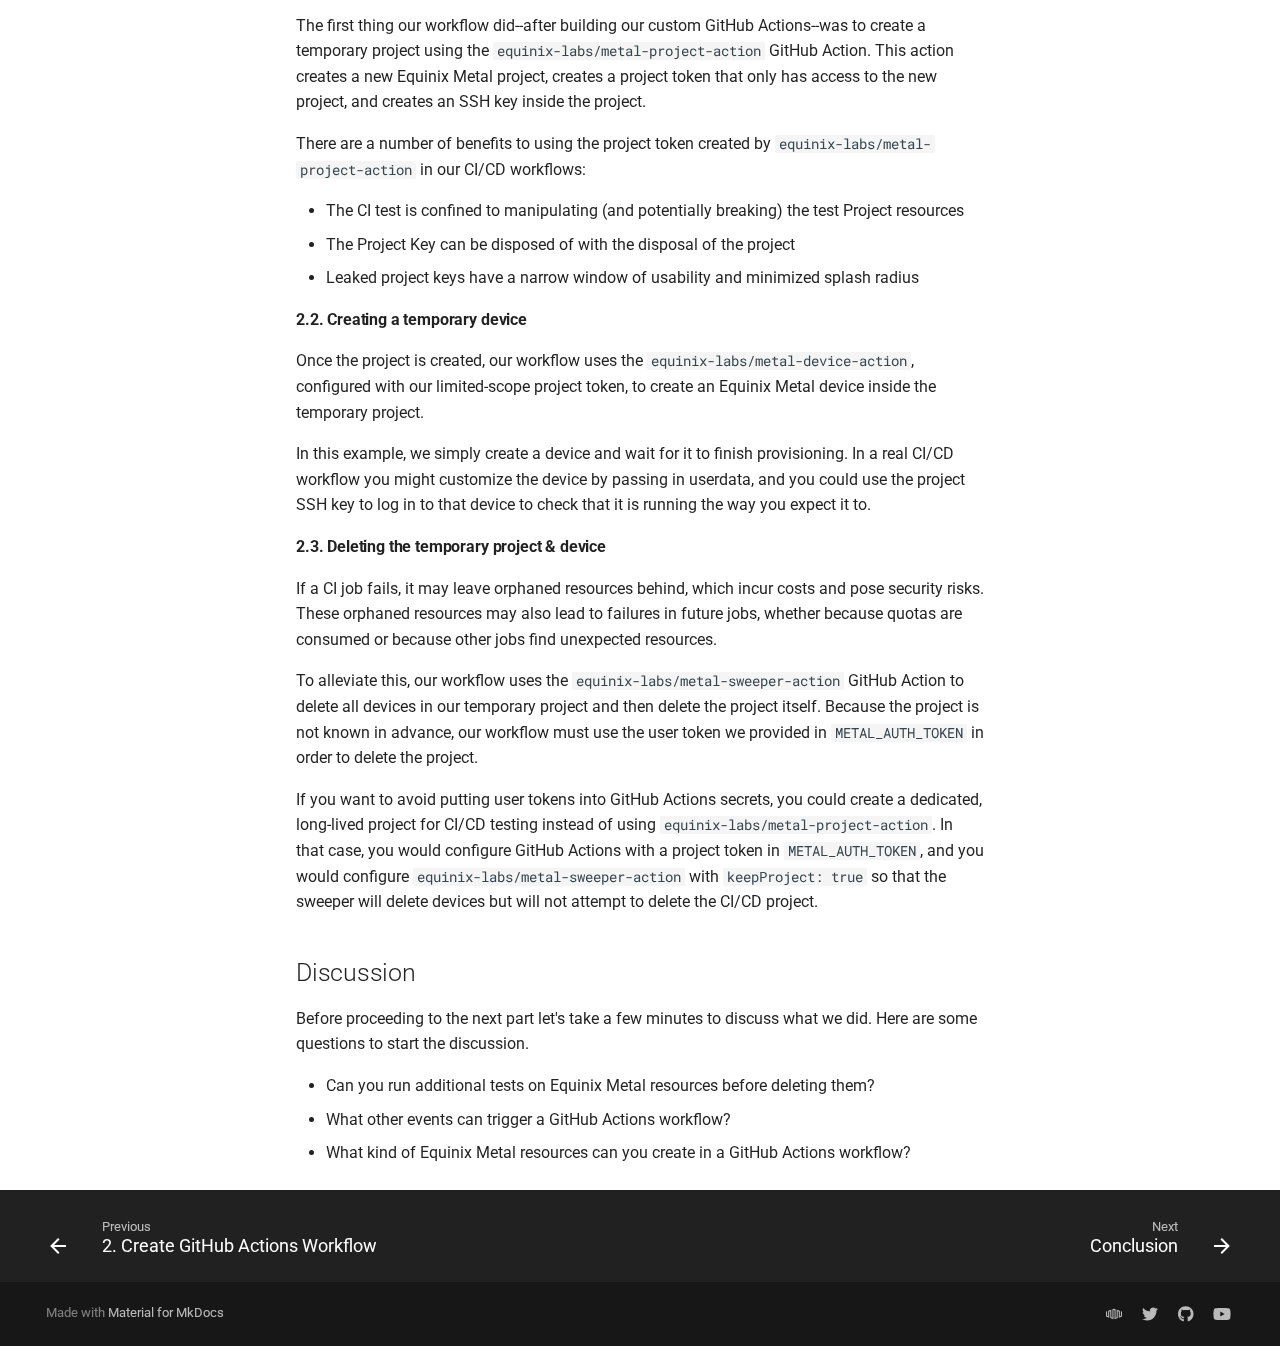
<file: parts/part3/index.html>
<!doctype html>
<html lang="en" class="no-js">
  <head>
    
      <meta charset="utf-8">
      <meta name="viewport" content="width=device-width,initial-scale=1">
      
      
      
      
        <link rel="prev" href="../part2/">
      
      
        <link rel="next" href="../conclusion/">
      
      
      <link rel="icon" href="../../images/favicon.svg">
      <meta name="generator" content="mkdocs-1.6.0, mkdocs-material-9.5.21">
    
    
      
        <title>3. Understanding Your GitHub Actions Workflow - Workshop: Equinix Labs</title>
      
    
    
      <link rel="stylesheet" href="../../assets/stylesheets/main.66ac8b77.min.css">
      
        
        <link rel="stylesheet" href="../../assets/stylesheets/palette.06af60db.min.css">
      
      


    
    
      
    
    
      
        
        
        <link rel="preconnect" href="https://fonts.gstatic.com" crossorigin>
        <link rel="stylesheet" href="https://fonts.googleapis.com/css?family=Roboto:300,300i,400,400i,700,700i%7CRoboto+Mono:400,400i,700,700i&display=fallback">
        <style>:root{--md-text-font:"Roboto";--md-code-font:"Roboto Mono"}</style>
      
    
    
      <link rel="stylesheet" href="../../stylesheets/extra.css">
    
    <script>__md_scope=new URL("../..",location),__md_hash=e=>[...e].reduce((e,_)=>(e<<5)-e+_.charCodeAt(0),0),__md_get=(e,_=localStorage,t=__md_scope)=>JSON.parse(_.getItem(t.pathname+"."+e)),__md_set=(e,_,t=localStorage,a=__md_scope)=>{try{t.setItem(a.pathname+"."+e,JSON.stringify(_))}catch(e){}}</script>
    
      

    
    
    
   <link href="../../assets/stylesheets/glightbox.min.css" rel="stylesheet"/><style>
    html.glightbox-open { overflow: initial; height: 100%; }
    .gslide-title { margin-top: 0px; user-select: text; }
    .gslide-desc { color: #666; user-select: text; }
    .gslide-image img { background: white; }
    .gscrollbar-fixer { padding-right: 15px; }
    .gdesc-inner { font-size: 0.75rem; }
    body[data-md-color-scheme="slate"] .gdesc-inner { background: var(--md-default-bg-color);}
    body[data-md-color-scheme="slate"] .gslide-title { color: var(--md-default-fg-color);}
    body[data-md-color-scheme="slate"] .gslide-desc { color: var(--md-default-fg-color);}</style> <script src="../../assets/javascripts/glightbox.min.js"></script></head>
  
  
    
    
      
    
    
    
    
    <body dir="ltr" data-md-color-scheme="default" data-md-color-primary="custom" data-md-color-accent="indigo">
  
    
    <input class="md-toggle" data-md-toggle="drawer" type="checkbox" id="__drawer" autocomplete="off">
    <input class="md-toggle" data-md-toggle="search" type="checkbox" id="__search" autocomplete="off">
    <label class="md-overlay" for="__drawer"></label>
    <div data-md-component="skip">
      
        
        <a href="#part-3-understanding-your-github-actions-workflow" class="md-skip">
          Skip to content
        </a>
      
    </div>
    <div data-md-component="announce">
      
    </div>
    
    
      

  

<header class="md-header md-header--shadow" data-md-component="header">
  <nav class="md-header__inner md-grid" aria-label="Header">
    <a href="../.." title="Workshop: Equinix Labs" class="md-header__button md-logo" aria-label="Workshop: Equinix Labs" data-md-component="logo">
      
  
  <svg xmlns="http://www.w3.org/2000/svg" viewBox="0 0 24 24"><path d="M22.399 7.789v7.005l-1.599.56V7.231L16 5.557v11.472l-1.601.557V4.996L12 4.16l-2.4.836v12.59l-1.599-.557V5.557L3.2 7.232v8.121l-1.599-.56V7.79L0 8.349v7.582l4.801 1.676v-9.24l1.6-.558v10.356L11.2 19.84V6.133l.8-.28.8.28v13.708l4.801-1.676V7.809l1.599.558v9.24L24 15.93V8.349z"/></svg>

    </a>
    <label class="md-header__button md-icon" for="__drawer">
      
      <svg xmlns="http://www.w3.org/2000/svg" viewBox="0 0 24 24"><path d="M3 6h18v2H3V6m0 5h18v2H3v-2m0 5h18v2H3v-2Z"/></svg>
    </label>
    <div class="md-header__title" data-md-component="header-title">
      <div class="md-header__ellipsis">
        <div class="md-header__topic">
          <span class="md-ellipsis">
            Workshop: Equinix Labs
          </span>
        </div>
        <div class="md-header__topic" data-md-component="header-topic">
          <span class="md-ellipsis">
            
              3. Understanding Your GitHub Actions Workflow
            
          </span>
        </div>
      </div>
    </div>
    
      
        <form class="md-header__option" data-md-component="palette">
  
    
    
    
    <input class="md-option" data-md-color-media="(prefers-color-scheme: light)" data-md-color-scheme="default" data-md-color-primary="custom" data-md-color-accent="indigo"  aria-label="Switch to dark mode"  type="radio" name="__palette" id="__palette_0">
    
      <label class="md-header__button md-icon" title="Switch to dark mode" for="__palette_1" hidden>
        <svg xmlns="http://www.w3.org/2000/svg" viewBox="0 0 24 24"><path d="M12 8a4 4 0 0 0-4 4 4 4 0 0 0 4 4 4 4 0 0 0 4-4 4 4 0 0 0-4-4m0 10a6 6 0 0 1-6-6 6 6 0 0 1 6-6 6 6 0 0 1 6 6 6 6 0 0 1-6 6m8-9.31V4h-4.69L12 .69 8.69 4H4v4.69L.69 12 4 15.31V20h4.69L12 23.31 15.31 20H20v-4.69L23.31 12 20 8.69Z"/></svg>
      </label>
    
  
    
    
    
    <input class="md-option" data-md-color-media="(prefers-color-scheme: dark)" data-md-color-scheme="slate" data-md-color-primary="custom" data-md-color-accent="indigo"  aria-label="Switch to light mode"  type="radio" name="__palette" id="__palette_1">
    
      <label class="md-header__button md-icon" title="Switch to light mode" for="__palette_0" hidden>
        <svg xmlns="http://www.w3.org/2000/svg" viewBox="0 0 24 24"><path d="M12 18c-.89 0-1.74-.2-2.5-.55C11.56 16.5 13 14.42 13 12c0-2.42-1.44-4.5-3.5-5.45C10.26 6.2 11.11 6 12 6a6 6 0 0 1 6 6 6 6 0 0 1-6 6m8-9.31V4h-4.69L12 .69 8.69 4H4v4.69L.69 12 4 15.31V20h4.69L12 23.31 15.31 20H20v-4.69L23.31 12 20 8.69Z"/></svg>
      </label>
    
  
</form>
      
    
    
      <script>var media,input,key,value,palette=__md_get("__palette");if(palette&&palette.color){"(prefers-color-scheme)"===palette.color.media&&(media=matchMedia("(prefers-color-scheme: light)"),input=document.querySelector(media.matches?"[data-md-color-media='(prefers-color-scheme: light)']":"[data-md-color-media='(prefers-color-scheme: dark)']"),palette.color.media=input.getAttribute("data-md-color-media"),palette.color.scheme=input.getAttribute("data-md-color-scheme"),palette.color.primary=input.getAttribute("data-md-color-primary"),palette.color.accent=input.getAttribute("data-md-color-accent"));for([key,value]of Object.entries(palette.color))document.body.setAttribute("data-md-color-"+key,value)}</script>
    
    
    
      <label class="md-header__button md-icon" for="__search">
        
        <svg xmlns="http://www.w3.org/2000/svg" viewBox="0 0 24 24"><path d="M9.5 3A6.5 6.5 0 0 1 16 9.5c0 1.61-.59 3.09-1.56 4.23l.27.27h.79l5 5-1.5 1.5-5-5v-.79l-.27-.27A6.516 6.516 0 0 1 9.5 16 6.5 6.5 0 0 1 3 9.5 6.5 6.5 0 0 1 9.5 3m0 2C7 5 5 7 5 9.5S7 14 9.5 14 14 12 14 9.5 12 5 9.5 5Z"/></svg>
      </label>
      <div class="md-search" data-md-component="search" role="dialog">
  <label class="md-search__overlay" for="__search"></label>
  <div class="md-search__inner" role="search">
    <form class="md-search__form" name="search">
      <input type="text" class="md-search__input" name="query" aria-label="Search" placeholder="Search" autocapitalize="off" autocorrect="off" autocomplete="off" spellcheck="false" data-md-component="search-query" required>
      <label class="md-search__icon md-icon" for="__search">
        
        <svg xmlns="http://www.w3.org/2000/svg" viewBox="0 0 24 24"><path d="M9.5 3A6.5 6.5 0 0 1 16 9.5c0 1.61-.59 3.09-1.56 4.23l.27.27h.79l5 5-1.5 1.5-5-5v-.79l-.27-.27A6.516 6.516 0 0 1 9.5 16 6.5 6.5 0 0 1 3 9.5 6.5 6.5 0 0 1 9.5 3m0 2C7 5 5 7 5 9.5S7 14 9.5 14 14 12 14 9.5 12 5 9.5 5Z"/></svg>
        
        <svg xmlns="http://www.w3.org/2000/svg" viewBox="0 0 24 24"><path d="M20 11v2H8l5.5 5.5-1.42 1.42L4.16 12l7.92-7.92L13.5 5.5 8 11h12Z"/></svg>
      </label>
      <nav class="md-search__options" aria-label="Search">
        
        <button type="reset" class="md-search__icon md-icon" title="Clear" aria-label="Clear" tabindex="-1">
          
          <svg xmlns="http://www.w3.org/2000/svg" viewBox="0 0 24 24"><path d="M19 6.41 17.59 5 12 10.59 6.41 5 5 6.41 10.59 12 5 17.59 6.41 19 12 13.41 17.59 19 19 17.59 13.41 12 19 6.41Z"/></svg>
        </button>
      </nav>
      
    </form>
    <div class="md-search__output">
      <div class="md-search__scrollwrap" data-md-scrollfix>
        <div class="md-search-result" data-md-component="search-result">
          <div class="md-search-result__meta">
            Initializing search
          </div>
          <ol class="md-search-result__list" role="presentation"></ol>
        </div>
      </div>
    </div>
  </div>
</div>
    
    
      <div class="md-header__source">
        <a href="https://github.com/equinix-labs/metal-github-actions-workshop" title="Go to repository" class="md-source" data-md-component="source">
  <div class="md-source__icon md-icon">
    
    <svg xmlns="http://www.w3.org/2000/svg" viewBox="0 0 448 512"><!--! Font Awesome Free 6.5.2 by @fontawesome - https://fontawesome.com License - https://fontawesome.com/license/free (Icons: CC BY 4.0, Fonts: SIL OFL 1.1, Code: MIT License) Copyright 2024 Fonticons, Inc.--><path d="M439.55 236.05 244 40.45a28.87 28.87 0 0 0-40.81 0l-40.66 40.63 51.52 51.52c27.06-9.14 52.68 16.77 43.39 43.68l49.66 49.66c34.23-11.8 61.18 31 35.47 56.69-26.49 26.49-70.21-2.87-56-37.34L240.22 199v121.85c25.3 12.54 22.26 41.85 9.08 55a34.34 34.34 0 0 1-48.55 0c-17.57-17.6-11.07-46.91 11.25-56v-123c-20.8-8.51-24.6-30.74-18.64-45L142.57 101 8.45 235.14a28.86 28.86 0 0 0 0 40.81l195.61 195.6a28.86 28.86 0 0 0 40.8 0l194.69-194.69a28.86 28.86 0 0 0 0-40.81z"/></svg>
  </div>
  <div class="md-source__repository">
    equinix-labs/metal-github-actions-workshop
  </div>
</a>
      </div>
    
  </nav>
  
</header>
    
    <div class="md-container" data-md-component="container">
      
      
        
          
        
      
      <main class="md-main" data-md-component="main">
        <div class="md-main__inner md-grid">
          
            
              
              <div class="md-sidebar md-sidebar--primary" data-md-component="sidebar" data-md-type="navigation" >
                <div class="md-sidebar__scrollwrap">
                  <div class="md-sidebar__inner">
                    



<nav class="md-nav md-nav--primary" aria-label="Navigation" data-md-level="0">
  <label class="md-nav__title" for="__drawer">
    <a href="../.." title="Workshop: Equinix Labs" class="md-nav__button md-logo" aria-label="Workshop: Equinix Labs" data-md-component="logo">
      
  
  <svg xmlns="http://www.w3.org/2000/svg" viewBox="0 0 24 24"><path d="M22.399 7.789v7.005l-1.599.56V7.231L16 5.557v11.472l-1.601.557V4.996L12 4.16l-2.4.836v12.59l-1.599-.557V5.557L3.2 7.232v8.121l-1.599-.56V7.79L0 8.349v7.582l4.801 1.676v-9.24l1.6-.558v10.356L11.2 19.84V6.133l.8-.28.8.28v13.708l4.801-1.676V7.809l1.599.558v9.24L24 15.93V8.349z"/></svg>

    </a>
    Workshop: Equinix Labs
  </label>
  
    <div class="md-nav__source">
      <a href="https://github.com/equinix-labs/metal-github-actions-workshop" title="Go to repository" class="md-source" data-md-component="source">
  <div class="md-source__icon md-icon">
    
    <svg xmlns="http://www.w3.org/2000/svg" viewBox="0 0 448 512"><!--! Font Awesome Free 6.5.2 by @fontawesome - https://fontawesome.com License - https://fontawesome.com/license/free (Icons: CC BY 4.0, Fonts: SIL OFL 1.1, Code: MIT License) Copyright 2024 Fonticons, Inc.--><path d="M439.55 236.05 244 40.45a28.87 28.87 0 0 0-40.81 0l-40.66 40.63 51.52 51.52c27.06-9.14 52.68 16.77 43.39 43.68l49.66 49.66c34.23-11.8 61.18 31 35.47 56.69-26.49 26.49-70.21-2.87-56-37.34L240.22 199v121.85c25.3 12.54 22.26 41.85 9.08 55a34.34 34.34 0 0 1-48.55 0c-17.57-17.6-11.07-46.91 11.25-56v-123c-20.8-8.51-24.6-30.74-18.64-45L142.57 101 8.45 235.14a28.86 28.86 0 0 0 0 40.81l195.61 195.6a28.86 28.86 0 0 0 40.8 0l194.69-194.69a28.86 28.86 0 0 0 0-40.81z"/></svg>
  </div>
  <div class="md-source__repository">
    equinix-labs/metal-github-actions-workshop
  </div>
</a>
    </div>
  
  <ul class="md-nav__list" data-md-scrollfix>
    
      
      
  
  
  
  
    <li class="md-nav__item">
      <a href="../.." class="md-nav__link">
        
  
  <span class="md-ellipsis">
    Introduction
  </span>
  

      </a>
    </li>
  

    
      
      
  
  
    
  
  
  
    
    
    
    
    <li class="md-nav__item md-nav__item--active md-nav__item--nested">
      
        
        
        <input class="md-nav__toggle md-toggle " type="checkbox" id="__nav_2" checked>
        
          
          <label class="md-nav__link" for="__nav_2" id="__nav_2_label" tabindex="0">
            
  
  <span class="md-ellipsis">
    Parts
  </span>
  

            <span class="md-nav__icon md-icon"></span>
          </label>
        
        <nav class="md-nav" data-md-level="1" aria-labelledby="__nav_2_label" aria-expanded="true">
          <label class="md-nav__title" for="__nav_2">
            <span class="md-nav__icon md-icon"></span>
            Parts
          </label>
          <ul class="md-nav__list" data-md-scrollfix>
            
              
                
  
  
  
  
    <li class="md-nav__item">
      <a href="../part1/" class="md-nav__link">
        
  
  <span class="md-ellipsis">
    1. Setup
  </span>
  

      </a>
    </li>
  

              
            
              
                
  
  
  
  
    <li class="md-nav__item">
      <a href="../part2/" class="md-nav__link">
        
  
  <span class="md-ellipsis">
    2. Create GitHub Actions Workflow
  </span>
  

      </a>
    </li>
  

              
            
              
                
  
  
    
  
  
  
    <li class="md-nav__item md-nav__item--active">
      
      <input class="md-nav__toggle md-toggle" type="checkbox" id="__toc">
      
      
        
      
      
        <label class="md-nav__link md-nav__link--active" for="__toc">
          
  
  <span class="md-ellipsis">
    3. Understanding Your GitHub Actions Workflow
  </span>
  

          <span class="md-nav__icon md-icon"></span>
        </label>
      
      <a href="./" class="md-nav__link md-nav__link--active">
        
  
  <span class="md-ellipsis">
    3. Understanding Your GitHub Actions Workflow
  </span>
  

      </a>
      
        

<nav class="md-nav md-nav--secondary" aria-label="Table of contents">
  
  
  
    
  
  
    <label class="md-nav__title" for="__toc">
      <span class="md-nav__icon md-icon"></span>
      Table of contents
    </label>
    <ul class="md-nav__list" data-md-component="toc" data-md-scrollfix>
      
        <li class="md-nav__item">
  <a href="#steps" class="md-nav__link">
    <span class="md-ellipsis">
      Steps
    </span>
  </a>
  
    <nav class="md-nav" aria-label="Steps">
      <ul class="md-nav__list">
        
          <li class="md-nav__item">
  <a href="#1-run-your-github-actions-workflow" class="md-nav__link">
    <span class="md-ellipsis">
      1. Run your GitHub Actions workflow
    </span>
  </a>
  
</li>
        
          <li class="md-nav__item">
  <a href="#2-examine-the-workflow-logs" class="md-nav__link">
    <span class="md-ellipsis">
      2. Examine the workflow logs
    </span>
  </a>
  
    <nav class="md-nav" aria-label="2. Examine the workflow logs">
      <ul class="md-nav__list">
        
          <li class="md-nav__item">
  <a href="#21-creating-a-temporary-project" class="md-nav__link">
    <span class="md-ellipsis">
      2.1. Creating a temporary project
    </span>
  </a>
  
</li>
        
          <li class="md-nav__item">
  <a href="#22-creating-a-temporary-device" class="md-nav__link">
    <span class="md-ellipsis">
      2.2. Creating a temporary device
    </span>
  </a>
  
</li>
        
          <li class="md-nav__item">
  <a href="#23-deleting-the-temporary-project-device" class="md-nav__link">
    <span class="md-ellipsis">
      2.3. Deleting the temporary project &amp; device
    </span>
  </a>
  
</li>
        
      </ul>
    </nav>
  
</li>
        
      </ul>
    </nav>
  
</li>
      
        <li class="md-nav__item">
  <a href="#discussion" class="md-nav__link">
    <span class="md-ellipsis">
      Discussion
    </span>
  </a>
  
</li>
      
    </ul>
  
</nav>
      
    </li>
  

              
            
          </ul>
        </nav>
      
    </li>
  

    
      
      
  
  
  
  
    <li class="md-nav__item">
      <a href="../conclusion/" class="md-nav__link">
        
  
  <span class="md-ellipsis">
    Conclusion
  </span>
  

      </a>
    </li>
  

    
  </ul>
</nav>
                  </div>
                </div>
              </div>
            
            
              
              <div class="md-sidebar md-sidebar--secondary" data-md-component="sidebar" data-md-type="toc" >
                <div class="md-sidebar__scrollwrap">
                  <div class="md-sidebar__inner">
                    

<nav class="md-nav md-nav--secondary" aria-label="Table of contents">
  
  
  
    
  
  
    <label class="md-nav__title" for="__toc">
      <span class="md-nav__icon md-icon"></span>
      Table of contents
    </label>
    <ul class="md-nav__list" data-md-component="toc" data-md-scrollfix>
      
        <li class="md-nav__item">
  <a href="#steps" class="md-nav__link">
    <span class="md-ellipsis">
      Steps
    </span>
  </a>
  
    <nav class="md-nav" aria-label="Steps">
      <ul class="md-nav__list">
        
          <li class="md-nav__item">
  <a href="#1-run-your-github-actions-workflow" class="md-nav__link">
    <span class="md-ellipsis">
      1. Run your GitHub Actions workflow
    </span>
  </a>
  
</li>
        
          <li class="md-nav__item">
  <a href="#2-examine-the-workflow-logs" class="md-nav__link">
    <span class="md-ellipsis">
      2. Examine the workflow logs
    </span>
  </a>
  
    <nav class="md-nav" aria-label="2. Examine the workflow logs">
      <ul class="md-nav__list">
        
          <li class="md-nav__item">
  <a href="#21-creating-a-temporary-project" class="md-nav__link">
    <span class="md-ellipsis">
      2.1. Creating a temporary project
    </span>
  </a>
  
</li>
        
          <li class="md-nav__item">
  <a href="#22-creating-a-temporary-device" class="md-nav__link">
    <span class="md-ellipsis">
      2.2. Creating a temporary device
    </span>
  </a>
  
</li>
        
          <li class="md-nav__item">
  <a href="#23-deleting-the-temporary-project-device" class="md-nav__link">
    <span class="md-ellipsis">
      2.3. Deleting the temporary project &amp; device
    </span>
  </a>
  
</li>
        
      </ul>
    </nav>
  
</li>
        
      </ul>
    </nav>
  
</li>
      
        <li class="md-nav__item">
  <a href="#discussion" class="md-nav__link">
    <span class="md-ellipsis">
      Discussion
    </span>
  </a>
  
</li>
      
    </ul>
  
</nav>
                  </div>
                </div>
              </div>
            
          
          
            <div class="md-content" data-md-component="content">
              <article class="md-content__inner md-typeset">
                
                  

  
  


<!-- See https://squidfunk.github.io/mkdocs-material/reference/ -->
<h1 id="part-3-understanding-your-github-actions-workflow">Part 3: Understanding your GitHub Actions workflow<a class="headerlink" href="#part-3-understanding-your-github-actions-workflow" title="Permanent link">&para;</a></h1>
<h2 id="steps">Steps<a class="headerlink" href="#steps" title="Permanent link">&para;</a></h2>
<h3 id="1-run-your-github-actions-workflow">1. Run your GitHub Actions workflow<a class="headerlink" href="#1-run-your-github-actions-workflow" title="Permanent link">&para;</a></h3>
<p>This GitHub Actions workflow is configured with a <code>workflow_dispatch</code> trigger, which means it has to be run manually.</p>
<p>Click the <code>Actions</code> tab again.  You should see <code>metal-actions-example</code> listed on the left-hand side:</p>
<p><a class="glightbox" href="../../images/actions_page.png" data-type="image" data-width="auto" data-height="auto" data-desc-position="bottom"><img alt="GitHub Actions page showing available workflows" src="../../images/actions_page.png" /></a></p>
<p>Click on <code>metal-actions-example</code> to see the details for that workflow</p>
<p><a class="glightbox" href="../../images/available_workflow.png" data-type="image" data-width="auto" data-height="auto" data-desc-position="bottom"><img alt="GitHub Actions page for a specific workflow" src="../../images/available_workflow.png" /></a></p>
<p>Click on the <code>Run workflow</code> button, and then click on the green button in the popup that appears:</p>
<p><a class="glightbox" href="../../images/run_workflow_popup.png" data-type="image" data-width="auto" data-height="auto" data-desc-position="bottom"><img alt="GitHub Actions popup to run a workflow" src="../../images/run_workflow_popup.png" /></a></p>
<p>After clicking the button, you may need to refresh the page to see the running workflow.  It should look like this:</p>
<p><a class="glightbox" href="../../images/running_workflow_single.png" data-type="image" data-width="auto" data-height="auto" data-desc-position="bottom"><img alt="GitHub Actions page showing a running workflow" src="../../images/running_workflow_single.png" /></a></p>
<p>In that view, the commit message (in this case, "Commit main.yml") is a link.  Click it to view the logs for the running workflow:</p>
<p><a class="glightbox" href="../../images/running_workflow_logs.png" data-type="image" data-width="auto" data-height="auto" data-desc-position="bottom"><img alt="GitHub Actions page showing logs for a single workflow run" src="../../images/running_workflow_logs.png" /></a></p>
<p>After a few minutes the workflow should complete successfully.</p>
<h3 id="2-examine-the-workflow-logs">2. Examine the workflow logs<a class="headerlink" href="#2-examine-the-workflow-logs" title="Permanent link">&para;</a></h3>
<p>By looking at the logs for the completed GitHub Actions workflow, we can see what steps the workflow performed and think of ways to modify those steps for different use cases.</p>
<h4 id="21-creating-a-temporary-project">2.1. Creating a temporary project<a class="headerlink" href="#21-creating-a-temporary-project" title="Permanent link">&para;</a></h4>
<p>The first thing our workflow did--after building our custom GitHub Actions--was to create a temporary project using the <code>equinix-labs/metal-project-action</code> GitHub Action.  This action creates a new Equinix Metal project, creates a project token that only has access to the new project, and creates an SSH key inside the project.</p>
<p>There are a number of benefits to using the project token created by <code>equinix-labs/metal-project-action</code> in our CI/CD workflows:</p>
<ul>
<li>The CI test is confined to manipulating (and potentially breaking) the test Project resources</li>
<li>The Project Key can be disposed of with the disposal of the project</li>
<li>Leaked project keys have a narrow window of usability and minimized splash radius</li>
</ul>
<h4 id="22-creating-a-temporary-device">2.2. Creating a temporary device<a class="headerlink" href="#22-creating-a-temporary-device" title="Permanent link">&para;</a></h4>
<p>Once the project is created, our workflow uses the <code>equinix-labs/metal-device-action</code>, configured with our limited-scope project token, to create an Equinix Metal device inside the temporary project.</p>
<p>In this example, we simply create a device and wait for it to finish provisioning.  In a real CI/CD workflow you might customize the device by passing in userdata, and you could use the project SSH key to log in to that device to check that it is running the way you expect it to.</p>
<h4 id="23-deleting-the-temporary-project-device">2.3. Deleting the temporary project &amp; device<a class="headerlink" href="#23-deleting-the-temporary-project-device" title="Permanent link">&para;</a></h4>
<p>If a CI job fails, it may leave orphaned resources behind, which incur costs and pose security risks. These orphaned resources may also lead to failures in future jobs, whether because quotas are consumed or because other jobs find unexpected resources.</p>
<p>To alleviate this, our workflow uses the <code>equinix-labs/metal-sweeper-action</code> GitHub Action to delete all devices in our temporary project and then delete the project itself. Because the project is not known in advance, our workflow must use the user token we provided in <code>METAL_AUTH_TOKEN</code> in order to delete the project.</p>
<p>If you want to avoid putting user tokens into GitHub Actions secrets, you could create a dedicated, long-lived project for CI/CD testing instead of using <code>equinix-labs/metal-project-action</code>. In that case, you would configure GitHub Actions with a project token in <code>METAL_AUTH_TOKEN</code>, and you would configure <code>equinix-labs/metal-sweeper-action</code> with <code>keepProject: true</code> so that the sweeper will delete devices but will not attempt to delete the CI/CD project.</p>
<h2 id="discussion">Discussion<a class="headerlink" href="#discussion" title="Permanent link">&para;</a></h2>
<p>Before proceeding to the next part let's take a few minutes to discuss what we did. Here are some questions to start the discussion.</p>
<ul>
<li>Can you run additional tests on Equinix Metal resources before deleting them?</li>
<li>What other events can trigger a GitHub Actions workflow?</li>
<li>What kind of Equinix Metal resources can you create in a GitHub Actions workflow?</li>
</ul>












                
              </article>
            </div>
          
          
<script>var target=document.getElementById(location.hash.slice(1));target&&target.name&&(target.checked=target.name.startsWith("__tabbed_"))</script>
        </div>
        
          <button type="button" class="md-top md-icon" data-md-component="top" hidden>
  
  <svg xmlns="http://www.w3.org/2000/svg" viewBox="0 0 24 24"><path d="M13 20h-2V8l-5.5 5.5-1.42-1.42L12 4.16l7.92 7.92-1.42 1.42L13 8v12Z"/></svg>
  Back to top
</button>
        
      </main>
      
        <footer class="md-footer">
  
    
      
      <nav class="md-footer__inner md-grid" aria-label="Footer" >
        
          
          <a href="../part2/" class="md-footer__link md-footer__link--prev" aria-label="Previous: 2. Create GitHub Actions Workflow">
            <div class="md-footer__button md-icon">
              
              <svg xmlns="http://www.w3.org/2000/svg" viewBox="0 0 24 24"><path d="M20 11v2H8l5.5 5.5-1.42 1.42L4.16 12l7.92-7.92L13.5 5.5 8 11h12Z"/></svg>
            </div>
            <div class="md-footer__title">
              <span class="md-footer__direction">
                Previous
              </span>
              <div class="md-ellipsis">
                2. Create GitHub Actions Workflow
              </div>
            </div>
          </a>
        
        
          
          <a href="../conclusion/" class="md-footer__link md-footer__link--next" aria-label="Next: Conclusion">
            <div class="md-footer__title">
              <span class="md-footer__direction">
                Next
              </span>
              <div class="md-ellipsis">
                Conclusion
              </div>
            </div>
            <div class="md-footer__button md-icon">
              
              <svg xmlns="http://www.w3.org/2000/svg" viewBox="0 0 24 24"><path d="M4 11v2h12l-5.5 5.5 1.42 1.42L19.84 12l-7.92-7.92L10.5 5.5 16 11H4Z"/></svg>
            </div>
          </a>
        
      </nav>
    
  
  <div class="md-footer-meta md-typeset">
    <div class="md-footer-meta__inner md-grid">
      <div class="md-copyright">
  
  
    Made with
    <a href="https://squidfunk.github.io/mkdocs-material/" target="_blank" rel="noopener">
      Material for MkDocs
    </a>
  
</div>
      
        <div class="md-social">
  
    
    
    
    
      
      
    
    <a href="https://deploy.equinix.com" target="_blank" rel="noopener" title="deploy.equinix.com" class="md-social__link">
      <svg xmlns="http://www.w3.org/2000/svg" viewBox="0 0 24 24"><path d="M22.399 7.789v7.005l-1.599.56V7.231L16 5.557v11.472l-1.601.557V4.996L12 4.16l-2.4.836v12.59l-1.599-.557V5.557L3.2 7.232v8.121l-1.599-.56V7.79L0 8.349v7.582l4.801 1.676v-9.24l1.6-.558v10.356L11.2 19.84V6.133l.8-.28.8.28v13.708l4.801-1.676V7.809l1.599.558v9.24L24 15.93V8.349z"/></svg>
    </a>
  
    
    
    
    
      
      
    
    <a href="https://twitter.com/@equinixmetal" target="_blank" rel="noopener" title="twitter.com" class="md-social__link">
      <svg xmlns="http://www.w3.org/2000/svg" viewBox="0 0 512 512"><!--! Font Awesome Free 6.5.2 by @fontawesome - https://fontawesome.com License - https://fontawesome.com/license/free (Icons: CC BY 4.0, Fonts: SIL OFL 1.1, Code: MIT License) Copyright 2024 Fonticons, Inc.--><path d="M459.37 151.716c.325 4.548.325 9.097.325 13.645 0 138.72-105.583 298.558-298.558 298.558-59.452 0-114.68-17.219-161.137-47.106 8.447.974 16.568 1.299 25.34 1.299 49.055 0 94.213-16.568 130.274-44.832-46.132-.975-84.792-31.188-98.112-72.772 6.498.974 12.995 1.624 19.818 1.624 9.421 0 18.843-1.3 27.614-3.573-48.081-9.747-84.143-51.98-84.143-102.985v-1.299c13.969 7.797 30.214 12.67 47.431 13.319-28.264-18.843-46.781-51.005-46.781-87.391 0-19.492 5.197-37.36 14.294-52.954 51.655 63.675 129.3 105.258 216.365 109.807-1.624-7.797-2.599-15.918-2.599-24.04 0-57.828 46.782-104.934 104.934-104.934 30.213 0 57.502 12.67 76.67 33.137 23.715-4.548 46.456-13.32 66.599-25.34-7.798 24.366-24.366 44.833-46.132 57.827 21.117-2.273 41.584-8.122 60.426-16.243-14.292 20.791-32.161 39.308-52.628 54.253z"/></svg>
    </a>
  
    
    
    
    
      
      
    
    <a href="https://github.com/equinix-labs" target="_blank" rel="noopener" title="github.com" class="md-social__link">
      <svg xmlns="http://www.w3.org/2000/svg" viewBox="0 0 496 512"><!--! Font Awesome Free 6.5.2 by @fontawesome - https://fontawesome.com License - https://fontawesome.com/license/free (Icons: CC BY 4.0, Fonts: SIL OFL 1.1, Code: MIT License) Copyright 2024 Fonticons, Inc.--><path d="M165.9 397.4c0 2-2.3 3.6-5.2 3.6-3.3.3-5.6-1.3-5.6-3.6 0-2 2.3-3.6 5.2-3.6 3-.3 5.6 1.3 5.6 3.6zm-31.1-4.5c-.7 2 1.3 4.3 4.3 4.9 2.6 1 5.6 0 6.2-2s-1.3-4.3-4.3-5.2c-2.6-.7-5.5.3-6.2 2.3zm44.2-1.7c-2.9.7-4.9 2.6-4.6 4.9.3 2 2.9 3.3 5.9 2.6 2.9-.7 4.9-2.6 4.6-4.6-.3-1.9-3-3.2-5.9-2.9zM244.8 8C106.1 8 0 113.3 0 252c0 110.9 69.8 205.8 169.5 239.2 12.8 2.3 17.3-5.6 17.3-12.1 0-6.2-.3-40.4-.3-61.4 0 0-70 15-84.7-29.8 0 0-11.4-29.1-27.8-36.6 0 0-22.9-15.7 1.6-15.4 0 0 24.9 2 38.6 25.8 21.9 38.6 58.6 27.5 72.9 20.9 2.3-16 8.8-27.1 16-33.7-55.9-6.2-112.3-14.3-112.3-110.5 0-27.5 7.6-41.3 23.6-58.9-2.6-6.5-11.1-33.3 2.6-67.9 20.9-6.5 69 27 69 27 20-5.6 41.5-8.5 62.8-8.5s42.8 2.9 62.8 8.5c0 0 48.1-33.6 69-27 13.7 34.7 5.2 61.4 2.6 67.9 16 17.7 25.8 31.5 25.8 58.9 0 96.5-58.9 104.2-114.8 110.5 9.2 7.9 17 22.9 17 46.4 0 33.7-.3 75.4-.3 83.6 0 6.5 4.6 14.4 17.3 12.1C428.2 457.8 496 362.9 496 252 496 113.3 383.5 8 244.8 8zM97.2 352.9c-1.3 1-1 3.3.7 5.2 1.6 1.6 3.9 2.3 5.2 1 1.3-1 1-3.3-.7-5.2-1.6-1.6-3.9-2.3-5.2-1zm-10.8-8.1c-.7 1.3.3 2.9 2.3 3.9 1.6 1 3.6.7 4.3-.7.7-1.3-.3-2.9-2.3-3.9-2-.6-3.6-.3-4.3.7zm32.4 35.6c-1.6 1.3-1 4.3 1.3 6.2 2.3 2.3 5.2 2.6 6.5 1 1.3-1.3.7-4.3-1.3-6.2-2.2-2.3-5.2-2.6-6.5-1zm-11.4-14.7c-1.6 1-1.6 3.6 0 5.9 1.6 2.3 4.3 3.3 5.6 2.3 1.6-1.3 1.6-3.9 0-6.2-1.4-2.3-4-3.3-5.6-2z"/></svg>
    </a>
  
    
    
    
    
      
      
    
    <a href="https://www.youtube.com/@EquinixDevelopers" target="_blank" rel="noopener" title="www.youtube.com" class="md-social__link">
      <svg xmlns="http://www.w3.org/2000/svg" viewBox="0 0 576 512"><!--! Font Awesome Free 6.5.2 by @fontawesome - https://fontawesome.com License - https://fontawesome.com/license/free (Icons: CC BY 4.0, Fonts: SIL OFL 1.1, Code: MIT License) Copyright 2024 Fonticons, Inc.--><path d="M549.655 124.083c-6.281-23.65-24.787-42.276-48.284-48.597C458.781 64 288 64 288 64S117.22 64 74.629 75.486c-23.497 6.322-42.003 24.947-48.284 48.597-11.412 42.867-11.412 132.305-11.412 132.305s0 89.438 11.412 132.305c6.281 23.65 24.787 41.5 48.284 47.821C117.22 448 288 448 288 448s170.78 0 213.371-11.486c23.497-6.321 42.003-24.171 48.284-47.821 11.412-42.867 11.412-132.305 11.412-132.305s0-89.438-11.412-132.305zm-317.51 213.508V175.185l142.739 81.205-142.739 81.201z"/></svg>
    </a>
  
</div>
      
    </div>
  </div>
</footer>
      
    </div>
    <div class="md-dialog" data-md-component="dialog">
      <div class="md-dialog__inner md-typeset"></div>
    </div>
    
    
    <script id="__config" type="application/json">{"base": "../..", "features": ["navigation.top", "search.highlight", "navigation.footer", "content.code.copy", "navigation.expand"], "search": "../../assets/javascripts/workers/search.b8dbb3d2.min.js", "translations": {"clipboard.copied": "Copied to clipboard", "clipboard.copy": "Copy to clipboard", "search.result.more.one": "1 more on this page", "search.result.more.other": "# more on this page", "search.result.none": "No matching documents", "search.result.one": "1 matching document", "search.result.other": "# matching documents", "search.result.placeholder": "Type to start searching", "search.result.term.missing": "Missing", "select.version": "Select version"}}</script>
    
    
      <script src="../../assets/javascripts/bundle.a7c05c9e.min.js"></script>
      
    
  <script id="init-glightbox">const lightbox = GLightbox({"touchNavigation": true, "loop": false, "zoomable": true, "draggable": true, "openEffect": "zoom", "closeEffect": "zoom", "slideEffect": "slide"});
document$.subscribe(() => { lightbox.reload() });
</script></body>
</html>
</file>
<file: stylesheets/extra.css>
:root {
    --md-primary-fg-color: #ED1C24;
    --md-accent-fg-color: #707073;
}

img {
    height: auto;
    width: auto;
    border: 1px solid #9f9f9f;
    transition: transform ease-in-out 0.3s;
    box-shadow: 0 4px 8px 0 rgba(0, 0, 0, 0.2), 0 6px 20px 0 rgba(0, 0, 0, 0.19);
}

/* custom-styles.css */
.md-typeset pre > code {
    max-height: 20rem;
}
</file>
<file: assets/stylesheets/main.66ac8b77.min.css>
@charset "UTF-8";html{-webkit-text-size-adjust:none;-moz-text-size-adjust:none;text-size-adjust:none;box-sizing:border-box}*,:after,:before{box-sizing:inherit}@media (prefers-reduced-motion){*,:after,:before{transition:none!important}}body{margin:0}a,button,input,label{-webkit-tap-highlight-color:transparent}a{color:inherit;text-decoration:none}hr{border:0;box-sizing:initial;display:block;height:.05rem;overflow:visible;padding:0}small{font-size:80%}sub,sup{line-height:1em}img{border-style:none}table{border-collapse:initial;border-spacing:0}td,th{font-weight:400;vertical-align:top}button{background:#0000;border:0;font-family:inherit;font-size:inherit;margin:0;padding:0}input{border:0;outline:none}:root{--md-primary-fg-color:#4051b5;--md-primary-fg-color--light:#5d6cc0;--md-primary-fg-color--dark:#303fa1;--md-primary-bg-color:#fff;--md-primary-bg-color--light:#ffffffb3;--md-accent-fg-color:#526cfe;--md-accent-fg-color--transparent:#526cfe1a;--md-accent-bg-color:#fff;--md-accent-bg-color--light:#ffffffb3}[data-md-color-scheme=default]{color-scheme:light}[data-md-color-scheme=default] img[src$="#gh-dark-mode-only"],[data-md-color-scheme=default] img[src$="#only-dark"]{display:none}:root,[data-md-color-scheme=default]{--md-hue:225deg;--md-default-fg-color:#000000de;--md-default-fg-color--light:#0000008a;--md-default-fg-color--lighter:#00000052;--md-default-fg-color--lightest:#00000012;--md-default-bg-color:#fff;--md-default-bg-color--light:#ffffffb3;--md-default-bg-color--lighter:#ffffff4d;--md-default-bg-color--lightest:#ffffff1f;--md-code-fg-color:#36464e;--md-code-bg-color:#f5f5f5;--md-code-hl-color:#4287ff;--md-code-hl-color--light:#4287ff1a;--md-code-hl-number-color:#d52a2a;--md-code-hl-special-color:#db1457;--md-code-hl-function-color:#a846b9;--md-code-hl-constant-color:#6e59d9;--md-code-hl-keyword-color:#3f6ec6;--md-code-hl-string-color:#1c7d4d;--md-code-hl-name-color:var(--md-code-fg-color);--md-code-hl-operator-color:var(--md-default-fg-color--light);--md-code-hl-punctuation-color:var(--md-default-fg-color--light);--md-code-hl-comment-color:var(--md-default-fg-color--light);--md-code-hl-generic-color:var(--md-default-fg-color--light);--md-code-hl-variable-color:var(--md-default-fg-color--light);--md-typeset-color:var(--md-default-fg-color);--md-typeset-a-color:var(--md-primary-fg-color);--md-typeset-del-color:#f5503d26;--md-typeset-ins-color:#0bd57026;--md-typeset-kbd-color:#fafafa;--md-typeset-kbd-accent-color:#fff;--md-typeset-kbd-border-color:#b8b8b8;--md-typeset-mark-color:#ffff0080;--md-typeset-table-color:#0000001f;--md-typeset-table-color--light:rgba(0,0,0,.035);--md-admonition-fg-color:var(--md-default-fg-color);--md-admonition-bg-color:var(--md-default-bg-color);--md-warning-fg-color:#000000de;--md-warning-bg-color:#ff9;--md-footer-fg-color:#fff;--md-footer-fg-color--light:#ffffffb3;--md-footer-fg-color--lighter:#ffffff73;--md-footer-bg-color:#000000de;--md-footer-bg-color--dark:#00000052;--md-shadow-z1:0 0.2rem 0.5rem #0000000d,0 0 0.05rem #0000001a;--md-shadow-z2:0 0.2rem 0.5rem #0000001a,0 0 0.05rem #00000040;--md-shadow-z3:0 0.2rem 0.5rem #0003,0 0 0.05rem #00000059}.md-icon svg{fill:currentcolor;display:block;height:1.2rem;width:1.2rem}body{-webkit-font-smoothing:antialiased;-moz-osx-font-smoothing:grayscale;--md-text-font-family:var(--md-text-font,_),-apple-system,BlinkMacSystemFont,Helvetica,Arial,sans-serif;--md-code-font-family:var(--md-code-font,_),SFMono-Regular,Consolas,Menlo,monospace}aside,body,input{font-feature-settings:"kern","liga";color:var(--md-typeset-color);font-family:var(--md-text-font-family)}code,kbd,pre{font-feature-settings:"kern";font-family:var(--md-code-font-family)}:root{--md-typeset-table-sort-icon:url('data:image/svg+xml;charset=utf-8,<svg xmlns="http://www.w3.org/2000/svg" viewBox="0 0 24 24"><path d="m18 21-4-4h3V7h-3l4-4 4 4h-3v10h3M2 19v-2h10v2M2 13v-2h7v2M2 7V5h4v2H2Z"/></svg>');--md-typeset-table-sort-icon--asc:url('data:image/svg+xml;charset=utf-8,<svg xmlns="http://www.w3.org/2000/svg" viewBox="0 0 24 24"><path d="M19 17h3l-4 4-4-4h3V3h2M2 17h10v2H2M6 5v2H2V5m0 6h7v2H2v-2Z"/></svg>');--md-typeset-table-sort-icon--desc:url('data:image/svg+xml;charset=utf-8,<svg xmlns="http://www.w3.org/2000/svg" viewBox="0 0 24 24"><path d="M19 7h3l-4-4-4 4h3v14h2M2 17h10v2H2M6 5v2H2V5m0 6h7v2H2v-2Z"/></svg>')}.md-typeset{-webkit-print-color-adjust:exact;color-adjust:exact;font-size:.8rem;line-height:1.6}@media print{.md-typeset{font-size:.68rem}}.md-typeset blockquote,.md-typeset dl,.md-typeset figure,.md-typeset ol,.md-typeset pre,.md-typeset ul{margin-bottom:1em;margin-top:1em}.md-typeset h1{color:var(--md-default-fg-color--light);font-size:2em;line-height:1.3;margin:0 0 1.25em}.md-typeset h1,.md-typeset h2{font-weight:300;letter-spacing:-.01em}.md-typeset h2{font-size:1.5625em;line-height:1.4;margin:1.6em 0 .64em}.md-typeset h3{font-size:1.25em;font-weight:400;letter-spacing:-.01em;line-height:1.5;margin:1.6em 0 .8em}.md-typeset h2+h3{margin-top:.8em}.md-typeset h4{font-weight:700;letter-spacing:-.01em;margin:1em 0}.md-typeset h5,.md-typeset h6{color:var(--md-default-fg-color--light);font-size:.8em;font-weight:700;letter-spacing:-.01em;margin:1.25em 0}.md-typeset h5{text-transform:uppercase}.md-typeset hr{border-bottom:.05rem solid var(--md-default-fg-color--lightest);display:flow-root;margin:1.5em 0}.md-typeset a{color:var(--md-typeset-a-color);word-break:break-word}.md-typeset a,.md-typeset a:before{transition:color 125ms}.md-typeset a:focus,.md-typeset a:hover{color:var(--md-accent-fg-color)}.md-typeset a:focus code,.md-typeset a:hover code{background-color:var(--md-accent-fg-color--transparent)}.md-typeset a code{color:currentcolor;transition:background-color 125ms}.md-typeset a.focus-visible{outline-color:var(--md-accent-fg-color);outline-offset:.2rem}.md-typeset code,.md-typeset kbd,.md-typeset pre{color:var(--md-code-fg-color);direction:ltr;font-variant-ligatures:none}@media print{.md-typeset code,.md-typeset kbd,.md-typeset pre{white-space:pre-wrap}}.md-typeset code{background-color:var(--md-code-bg-color);border-radius:.1rem;-webkit-box-decoration-break:clone;box-decoration-break:clone;font-size:.85em;padding:0 .2941176471em;word-break:break-word}.md-typeset code:not(.focus-visible){-webkit-tap-highlight-color:transparent;outline:none}.md-typeset pre{display:flow-root;line-height:1.4;position:relative}.md-typeset pre>code{-webkit-box-decoration-break:slice;box-decoration-break:slice;box-shadow:none;display:block;margin:0;outline-color:var(--md-accent-fg-color);overflow:auto;padding:.7720588235em 1.1764705882em;scrollbar-color:var(--md-default-fg-color--lighter) #0000;scrollbar-width:thin;touch-action:auto;word-break:normal}.md-typeset pre>code:hover{scrollbar-color:var(--md-accent-fg-color) #0000}.md-typeset pre>code::-webkit-scrollbar{height:.2rem;width:.2rem}.md-typeset pre>code::-webkit-scrollbar-thumb{background-color:var(--md-default-fg-color--lighter)}.md-typeset pre>code::-webkit-scrollbar-thumb:hover{background-color:var(--md-accent-fg-color)}.md-typeset kbd{background-color:var(--md-typeset-kbd-color);border-radius:.1rem;box-shadow:0 .1rem 0 .05rem var(--md-typeset-kbd-border-color),0 .1rem 0 var(--md-typeset-kbd-border-color),0 -.1rem .2rem var(--md-typeset-kbd-accent-color) inset;color:var(--md-default-fg-color);display:inline-block;font-size:.75em;padding:0 .6666666667em;vertical-align:text-top;word-break:break-word}.md-typeset mark{background-color:var(--md-typeset-mark-color);-webkit-box-decoration-break:clone;box-decoration-break:clone;color:inherit;word-break:break-word}.md-typeset abbr{border-bottom:.05rem dotted var(--md-default-fg-color--light);cursor:help;text-decoration:none}.md-typeset small{opacity:.75}[dir=ltr] .md-typeset sub,[dir=ltr] .md-typeset sup{margin-left:.078125em}[dir=rtl] .md-typeset sub,[dir=rtl] .md-typeset sup{margin-right:.078125em}[dir=ltr] .md-typeset blockquote{padding-left:.6rem}[dir=rtl] .md-typeset blockquote{padding-right:.6rem}[dir=ltr] .md-typeset blockquote{border-left:.2rem solid var(--md-default-fg-color--lighter)}[dir=rtl] .md-typeset blockquote{border-right:.2rem solid var(--md-default-fg-color--lighter)}.md-typeset blockquote{color:var(--md-default-fg-color--light);margin-left:0;margin-right:0}.md-typeset ul{list-style-type:disc}[dir=ltr] .md-typeset ol,[dir=ltr] .md-typeset ul{margin-left:.625em}[dir=rtl] .md-typeset ol,[dir=rtl] .md-typeset ul{margin-right:.625em}.md-typeset ol,.md-typeset ul{padding:0}.md-typeset ol:not([hidden]),.md-typeset ul:not([hidden]){display:flow-root}.md-typeset ol ol,.md-typeset ul ol{list-style-type:lower-alpha}.md-typeset ol ol ol,.md-typeset ul ol ol{list-style-type:lower-roman}[dir=ltr] .md-typeset ol li,[dir=ltr] .md-typeset ul li{margin-left:1.25em}[dir=rtl] .md-typeset ol li,[dir=rtl] .md-typeset ul li{margin-right:1.25em}.md-typeset ol li,.md-typeset ul li{margin-bottom:.5em}.md-typeset ol li blockquote,.md-typeset ol li p,.md-typeset ul li blockquote,.md-typeset ul li p{margin:.5em 0}.md-typeset ol li:last-child,.md-typeset ul li:last-child{margin-bottom:0}[dir=ltr] .md-typeset ol li ol,[dir=ltr] .md-typeset ol li ul,[dir=ltr] .md-typeset ul li ol,[dir=ltr] .md-typeset ul li ul{margin-left:.625em}[dir=rtl] .md-typeset ol li ol,[dir=rtl] .md-typeset ol li ul,[dir=rtl] .md-typeset ul li ol,[dir=rtl] .md-typeset ul li ul{margin-right:.625em}.md-typeset ol li ol,.md-typeset ol li ul,.md-typeset ul li ol,.md-typeset ul li ul{margin-bottom:.5em;margin-top:.5em}[dir=ltr] .md-typeset dd{margin-left:1.875em}[dir=rtl] .md-typeset dd{margin-right:1.875em}.md-typeset dd{margin-bottom:1.5em;margin-top:1em}.md-typeset img,.md-typeset svg,.md-typeset video{height:auto;max-width:100%}.md-typeset img[align=left]{margin:1em 1em 1em 0}.md-typeset img[align=right]{margin:1em 0 1em 1em}.md-typeset img[align]:only-child{margin-top:0}.md-typeset figure{display:flow-root;margin:1em auto;max-width:100%;text-align:center;width:-moz-fit-content;width:fit-content}.md-typeset figure img{display:block;margin:0 auto}.md-typeset figcaption{font-style:italic;margin:1em auto;max-width:24rem}.md-typeset iframe{max-width:100%}.md-typeset table:not([class]){background-color:var(--md-default-bg-color);border:.05rem solid var(--md-typeset-table-color);border-radius:.1rem;display:inline-block;font-size:.64rem;max-width:100%;overflow:auto;touch-action:auto}@media print{.md-typeset table:not([class]){display:table}}.md-typeset table:not([class])+*{margin-top:1.5em}.md-typeset table:not([class]) td>:first-child,.md-typeset table:not([class]) th>:first-child{margin-top:0}.md-typeset table:not([class]) td>:last-child,.md-typeset table:not([class]) th>:last-child{margin-bottom:0}.md-typeset table:not([class]) td:not([align]),.md-typeset table:not([class]) th:not([align]){text-align:left}[dir=rtl] .md-typeset table:not([class]) td:not([align]),[dir=rtl] .md-typeset table:not([class]) th:not([align]){text-align:right}.md-typeset table:not([class]) th{font-weight:700;min-width:5rem;padding:.9375em 1.25em;vertical-align:top}.md-typeset table:not([class]) td{border-top:.05rem solid var(--md-typeset-table-color);padding:.9375em 1.25em;vertical-align:top}.md-typeset table:not([class]) tbody tr{transition:background-color 125ms}.md-typeset table:not([class]) tbody tr:hover{background-color:var(--md-typeset-table-color--light);box-shadow:0 .05rem 0 var(--md-default-bg-color) inset}.md-typeset table:not([class]) a{word-break:normal}.md-typeset table th[role=columnheader]{cursor:pointer}[dir=ltr] .md-typeset table th[role=columnheader]:after{margin-left:.5em}[dir=rtl] .md-typeset table th[role=columnheader]:after{margin-right:.5em}.md-typeset table th[role=columnheader]:after{content:"";display:inline-block;height:1.2em;-webkit-mask-image:var(--md-typeset-table-sort-icon);mask-image:var(--md-typeset-table-sort-icon);-webkit-mask-repeat:no-repeat;mask-repeat:no-repeat;-webkit-mask-size:contain;mask-size:contain;transition:background-color 125ms;vertical-align:text-bottom;width:1.2em}.md-typeset table th[role=columnheader]:hover:after{background-color:var(--md-default-fg-color--lighter)}.md-typeset table th[role=columnheader][aria-sort=ascending]:after{background-color:var(--md-default-fg-color--light);-webkit-mask-image:var(--md-typeset-table-sort-icon--asc);mask-image:var(--md-typeset-table-sort-icon--asc)}.md-typeset table th[role=columnheader][aria-sort=descending]:after{background-color:var(--md-default-fg-color--light);-webkit-mask-image:var(--md-typeset-table-sort-icon--desc);mask-image:var(--md-typeset-table-sort-icon--desc)}.md-typeset__scrollwrap{margin:1em -.8rem;overflow-x:auto;touch-action:auto}.md-typeset__table{display:inline-block;margin-bottom:.5em;padding:0 .8rem}@media print{.md-typeset__table{display:block}}html .md-typeset__table table{display:table;margin:0;overflow:hidden;width:100%}@media screen and (max-width:44.984375em){.md-content__inner>pre{margin:1em -.8rem}.md-content__inner>pre code{border-radius:0}}.md-typeset .md-author{border-radius:100%;display:block;flex-shrink:0;height:1.6rem;overflow:hidden;position:relative;transition:color 125ms,transform 125ms;width:1.6rem}.md-typeset .md-author img{display:block}.md-typeset .md-author--more{background:var(--md-default-fg-color--lightest);color:var(--md-default-fg-color--lighter);font-size:.6rem;font-weight:700;line-height:1.6rem;text-align:center}.md-typeset .md-author--long{height:2.4rem;width:2.4rem}.md-typeset a.md-author{transform:scale(1)}.md-typeset a.md-author img{border-radius:100%;filter:grayscale(100%) opacity(75%);transition:filter 125ms}.md-typeset a.md-author:focus,.md-typeset a.md-author:hover{transform:scale(1.1);z-index:1}.md-typeset a.md-author:focus img,.md-typeset a.md-author:hover img{filter:grayscale(0)}.md-banner{background-color:var(--md-footer-bg-color);color:var(--md-footer-fg-color);overflow:auto}@media print{.md-banner{display:none}}.md-banner--warning{background-color:var(--md-warning-bg-color);color:var(--md-warning-fg-color)}.md-banner__inner{font-size:.7rem;margin:.6rem auto;padding:0 .8rem}[dir=ltr] .md-banner__button{float:right}[dir=rtl] .md-banner__button{float:left}.md-banner__button{color:inherit;cursor:pointer;transition:opacity .25s}.no-js .md-banner__button{display:none}.md-banner__button:hover{opacity:.7}html{font-size:125%;height:100%;overflow-x:hidden}@media screen and (min-width:100em){html{font-size:137.5%}}@media screen and (min-width:125em){html{font-size:150%}}body{background-color:var(--md-default-bg-color);display:flex;flex-direction:column;font-size:.5rem;min-height:100%;position:relative;width:100%}@media print{body{display:block}}@media screen and (max-width:59.984375em){body[data-md-scrolllock]{position:fixed}}.md-grid{margin-left:auto;margin-right:auto;max-width:61rem}.md-container{display:flex;flex-direction:column;flex-grow:1}@media print{.md-container{display:block}}.md-main{flex-grow:1}.md-main__inner{display:flex;height:100%;margin-top:1.5rem}.md-ellipsis{overflow:hidden;text-overflow:ellipsis}.md-toggle{display:none}.md-option{height:0;opacity:0;position:absolute;width:0}.md-option:checked+label:not([hidden]){display:block}.md-option.focus-visible+label{outline-color:var(--md-accent-fg-color);outline-style:auto}.md-skip{background-color:var(--md-default-fg-color);border-radius:.1rem;color:var(--md-default-bg-color);font-size:.64rem;margin:.5rem;opacity:0;outline-color:var(--md-accent-fg-color);padding:.3rem .5rem;position:fixed;transform:translateY(.4rem);z-index:-1}.md-skip:focus{opacity:1;transform:translateY(0);transition:transform .25s cubic-bezier(.4,0,.2,1),opacity 175ms 75ms;z-index:10}@page{margin:25mm}:root{--md-clipboard-icon:url('data:image/svg+xml;charset=utf-8,<svg xmlns="http://www.w3.org/2000/svg" viewBox="0 0 24 24"><path d="M19 21H8V7h11m0-2H8a2 2 0 0 0-2 2v14a2 2 0 0 0 2 2h11a2 2 0 0 0 2-2V7a2 2 0 0 0-2-2m-3-4H4a2 2 0 0 0-2 2v14h2V3h12V1Z"/></svg>')}.md-clipboard{border-radius:.1rem;color:var(--md-default-fg-color--lightest);cursor:pointer;height:1.5em;outline-color:var(--md-accent-fg-color);outline-offset:.1rem;position:absolute;right:.5em;top:.5em;transition:color .25s;width:1.5em;z-index:1}@media print{.md-clipboard{display:none}}.md-clipboard:not(.focus-visible){-webkit-tap-highlight-color:transparent;outline:none}:hover>.md-clipboard{color:var(--md-default-fg-color--light)}.md-clipboard:focus,.md-clipboard:hover{color:var(--md-accent-fg-color)}.md-clipboard:after{background-color:currentcolor;content:"";display:block;height:1.125em;margin:0 auto;-webkit-mask-image:var(--md-clipboard-icon);mask-image:var(--md-clipboard-icon);-webkit-mask-position:center;mask-position:center;-webkit-mask-repeat:no-repeat;mask-repeat:no-repeat;-webkit-mask-size:contain;mask-size:contain;width:1.125em}.md-clipboard--inline{cursor:pointer}.md-clipboard--inline code{transition:color .25s,background-color .25s}.md-clipboard--inline:focus code,.md-clipboard--inline:hover code{background-color:var(--md-accent-fg-color--transparent);color:var(--md-accent-fg-color)}.md-typeset .md-code__content{display:grid}@keyframes consent{0%{opacity:0;transform:translateY(100%)}to{opacity:1;transform:translateY(0)}}@keyframes overlay{0%{opacity:0}to{opacity:1}}.md-consent__overlay{animation:overlay .25s both;-webkit-backdrop-filter:blur(.1rem);backdrop-filter:blur(.1rem);background-color:#0000008a;height:100%;opacity:1;position:fixed;top:0;width:100%;z-index:5}.md-consent__inner{animation:consent .5s cubic-bezier(.1,.7,.1,1) both;background-color:var(--md-default-bg-color);border:0;border-radius:.1rem;bottom:0;box-shadow:0 0 .2rem #0000001a,0 .2rem .4rem #0003;max-height:100%;overflow:auto;padding:0;position:fixed;width:100%;z-index:5}.md-consent__form{padding:.8rem}.md-consent__settings{display:none;margin:1em 0}input:checked+.md-consent__settings{display:block}.md-consent__controls{margin-bottom:.8rem}.md-typeset .md-consent__controls .md-button{display:inline}@media screen and (max-width:44.984375em){.md-typeset .md-consent__controls .md-button{display:block;margin-top:.4rem;text-align:center;width:100%}}.md-consent label{cursor:pointer}.md-content{flex-grow:1;min-width:0}.md-content__inner{margin:0 .8rem 1.2rem;padding-top:.6rem}@media screen and (min-width:76.25em){[dir=ltr] .md-sidebar--primary:not([hidden])~.md-content>.md-content__inner{margin-left:1.2rem}[dir=ltr] .md-sidebar--secondary:not([hidden])~.md-content>.md-content__inner,[dir=rtl] .md-sidebar--primary:not([hidden])~.md-content>.md-content__inner{margin-right:1.2rem}[dir=rtl] .md-sidebar--secondary:not([hidden])~.md-content>.md-content__inner{margin-left:1.2rem}}.md-content__inner:before{content:"";display:block;height:.4rem}.md-content__inner>:last-child{margin-bottom:0}[dir=ltr] .md-content__button{float:right}[dir=rtl] .md-content__button{float:left}[dir=ltr] .md-content__button{margin-left:.4rem}[dir=rtl] .md-content__button{margin-right:.4rem}.md-content__button{margin:.4rem 0;padding:0}@media print{.md-content__button{display:none}}.md-typeset .md-content__button{color:var(--md-default-fg-color--lighter)}.md-content__button svg{display:inline;vertical-align:top}[dir=rtl] .md-content__button svg{transform:scaleX(-1)}[dir=ltr] .md-dialog{right:.8rem}[dir=rtl] .md-dialog{left:.8rem}.md-dialog{background-color:var(--md-default-fg-color);border-radius:.1rem;bottom:.8rem;box-shadow:var(--md-shadow-z3);min-width:11.1rem;opacity:0;padding:.4rem .6rem;pointer-events:none;position:fixed;transform:translateY(100%);transition:transform 0ms .4s,opacity .4s;z-index:4}@media print{.md-dialog{display:none}}.md-dialog--active{opacity:1;pointer-events:auto;transform:translateY(0);transition:transform .4s cubic-bezier(.075,.85,.175,1),opacity .4s}.md-dialog__inner{color:var(--md-default-bg-color);font-size:.7rem}.md-feedback{margin:2em 0 1em;text-align:center}.md-feedback fieldset{border:none;margin:0;padding:0}.md-feedback__title{font-weight:700;margin:1em auto}.md-feedback__inner{position:relative}.md-feedback__list{display:flex;flex-wrap:wrap;place-content:baseline center;position:relative}.md-feedback__list:hover .md-icon:not(:disabled){color:var(--md-default-fg-color--lighter)}:disabled .md-feedback__list{min-height:1.8rem}.md-feedback__icon{color:var(--md-default-fg-color--light);cursor:pointer;flex-shrink:0;margin:0 .1rem;transition:color 125ms}.md-feedback__icon:not(:disabled).md-icon:hover{color:var(--md-accent-fg-color)}.md-feedback__icon:disabled{color:var(--md-default-fg-color--lightest);pointer-events:none}.md-feedback__note{opacity:0;position:relative;transform:translateY(.4rem);transition:transform .4s cubic-bezier(.1,.7,.1,1),opacity .15s}.md-feedback__note>*{margin:0 auto;max-width:16rem}:disabled .md-feedback__note{opacity:1;transform:translateY(0)}.md-footer{background-color:var(--md-footer-bg-color);color:var(--md-footer-fg-color)}@media print{.md-footer{display:none}}.md-footer__inner{justify-content:space-between;overflow:auto;padding:.2rem}.md-footer__inner:not([hidden]){display:flex}.md-footer__link{align-items:end;display:flex;flex-grow:0.01;margin-bottom:.4rem;margin-top:1rem;max-width:100%;outline-color:var(--md-accent-fg-color);overflow:hidden;transition:opacity .25s}.md-footer__link:focus,.md-footer__link:hover{opacity:.7}[dir=rtl] .md-footer__link svg{transform:scaleX(-1)}@media screen and (max-width:44.984375em){.md-footer__link--prev{flex-shrink:0}.md-footer__link--prev .md-footer__title{display:none}}[dir=ltr] .md-footer__link--next{margin-left:auto}[dir=rtl] .md-footer__link--next{margin-right:auto}.md-footer__link--next{text-align:right}[dir=rtl] .md-footer__link--next{text-align:left}.md-footer__title{flex-grow:1;font-size:.9rem;margin-bottom:.7rem;max-width:calc(100% - 2.4rem);padding:0 1rem;white-space:nowrap}.md-footer__button{margin:.2rem;padding:.4rem}.md-footer__direction{font-size:.64rem;opacity:.7}.md-footer-meta{background-color:var(--md-footer-bg-color--dark)}.md-footer-meta__inner{display:flex;flex-wrap:wrap;justify-content:space-between;padding:.2rem}html .md-footer-meta.md-typeset a{color:var(--md-footer-fg-color--light)}html .md-footer-meta.md-typeset a:focus,html .md-footer-meta.md-typeset a:hover{color:var(--md-footer-fg-color)}.md-copyright{color:var(--md-footer-fg-color--lighter);font-size:.64rem;margin:auto .6rem;padding:.4rem 0;width:100%}@media screen and (min-width:45em){.md-copyright{width:auto}}.md-copyright__highlight{color:var(--md-footer-fg-color--light)}.md-social{display:inline-flex;gap:.2rem;margin:0 .4rem;padding:.2rem 0 .6rem}@media screen and (min-width:45em){.md-social{padding:.6rem 0}}.md-social__link{display:inline-block;height:1.6rem;text-align:center;width:1.6rem}.md-social__link:before{line-height:1.9}.md-social__link svg{fill:currentcolor;max-height:.8rem;vertical-align:-25%}.md-typeset .md-button{border:.1rem solid;border-radius:.1rem;color:var(--md-primary-fg-color);cursor:pointer;display:inline-block;font-weight:700;padding:.625em 2em;transition:color 125ms,background-color 125ms,border-color 125ms}.md-typeset .md-button--primary{background-color:var(--md-primary-fg-color);border-color:var(--md-primary-fg-color);color:var(--md-primary-bg-color)}.md-typeset .md-button:focus,.md-typeset .md-button:hover{background-color:var(--md-accent-fg-color);border-color:var(--md-accent-fg-color);color:var(--md-accent-bg-color)}[dir=ltr] .md-typeset .md-input{border-top-left-radius:.1rem}[dir=ltr] .md-typeset .md-input,[dir=rtl] .md-typeset .md-input{border-top-right-radius:.1rem}[dir=rtl] .md-typeset .md-input{border-top-left-radius:.1rem}.md-typeset .md-input{border-bottom:.1rem solid var(--md-default-fg-color--lighter);box-shadow:var(--md-shadow-z1);font-size:.8rem;height:1.8rem;padding:0 .6rem;transition:border .25s,box-shadow .25s}.md-typeset .md-input:focus,.md-typeset .md-input:hover{border-bottom-color:var(--md-accent-fg-color);box-shadow:var(--md-shadow-z2)}.md-typeset .md-input--stretch{width:100%}.md-header{background-color:var(--md-primary-fg-color);box-shadow:0 0 .2rem #0000,0 .2rem .4rem #0000;color:var(--md-primary-bg-color);display:block;left:0;position:sticky;right:0;top:0;z-index:4}@media print{.md-header{display:none}}.md-header[hidden]{transform:translateY(-100%);transition:transform .25s cubic-bezier(.8,0,.6,1),box-shadow .25s}.md-header--shadow{box-shadow:0 0 .2rem #0000001a,0 .2rem .4rem #0003;transition:transform .25s cubic-bezier(.1,.7,.1,1),box-shadow .25s}.md-header__inner{align-items:center;display:flex;padding:0 .2rem}.md-header__button{color:currentcolor;cursor:pointer;margin:.2rem;outline-color:var(--md-accent-fg-color);padding:.4rem;position:relative;transition:opacity .25s;vertical-align:middle;z-index:1}.md-header__button:hover{opacity:.7}.md-header__button:not([hidden]){display:inline-block}.md-header__button:not(.focus-visible){-webkit-tap-highlight-color:transparent;outline:none}.md-header__button.md-logo{margin:.2rem;padding:.4rem}@media screen and (max-width:76.234375em){.md-header__button.md-logo{display:none}}.md-header__button.md-logo img,.md-header__button.md-logo svg{fill:currentcolor;display:block;height:1.2rem;width:auto}@media screen and (min-width:60em){.md-header__button[for=__search]{display:none}}.no-js .md-header__button[for=__search]{display:none}[dir=rtl] .md-header__button[for=__search] svg{transform:scaleX(-1)}@media screen and (min-width:76.25em){.md-header__button[for=__drawer]{display:none}}.md-header__topic{display:flex;max-width:100%;position:absolute;transition:transform .4s cubic-bezier(.1,.7,.1,1),opacity .15s;white-space:nowrap}.md-header__topic+.md-header__topic{opacity:0;pointer-events:none;transform:translateX(1.25rem);transition:transform .4s cubic-bezier(1,.7,.1,.1),opacity .15s;z-index:-1}[dir=rtl] .md-header__topic+.md-header__topic{transform:translateX(-1.25rem)}.md-header__topic:first-child{font-weight:700}[dir=ltr] .md-header__title{margin-left:1rem;margin-right:.4rem}[dir=rtl] .md-header__title{margin-left:.4rem;margin-right:1rem}.md-header__title{flex-grow:1;font-size:.9rem;height:2.4rem;line-height:2.4rem}.md-header__title--active .md-header__topic{opacity:0;pointer-events:none;transform:translateX(-1.25rem);transition:transform .4s cubic-bezier(1,.7,.1,.1),opacity .15s;z-index:-1}[dir=rtl] .md-header__title--active .md-header__topic{transform:translateX(1.25rem)}.md-header__title--active .md-header__topic+.md-header__topic{opacity:1;pointer-events:auto;transform:translateX(0);transition:transform .4s cubic-bezier(.1,.7,.1,1),opacity .15s;z-index:0}.md-header__title>.md-header__ellipsis{height:100%;position:relative;width:100%}.md-header__option{display:flex;flex-shrink:0;max-width:100%;transition:max-width 0ms .25s,opacity .25s .25s;white-space:nowrap}[data-md-toggle=search]:checked~.md-header .md-header__option{max-width:0;opacity:0;transition:max-width 0ms,opacity 0ms}.md-header__option>input{bottom:0}.md-header__source{display:none}@media screen and (min-width:60em){[dir=ltr] .md-header__source{margin-left:1rem}[dir=rtl] .md-header__source{margin-right:1rem}.md-header__source{display:block;max-width:11.7rem;width:11.7rem}}@media screen and (min-width:76.25em){[dir=ltr] .md-header__source{margin-left:1.4rem}[dir=rtl] .md-header__source{margin-right:1.4rem}}.md-meta{color:var(--md-default-fg-color--light);font-size:.7rem;line-height:1.3}.md-meta__list{display:inline-flex;flex-wrap:wrap;list-style:none;margin:0;padding:0}.md-meta__item:not(:last-child):after{content:"·";margin-left:.2rem;margin-right:.2rem}.md-meta__link{color:var(--md-typeset-a-color)}.md-meta__link:focus,.md-meta__link:hover{color:var(--md-accent-fg-color)}.md-draft{background-color:#ff1744;border-radius:.125em;color:#fff;display:inline-block;font-weight:700;padding-left:.5714285714em;padding-right:.5714285714em}:root{--md-nav-icon--prev:url('data:image/svg+xml;charset=utf-8,<svg xmlns="http://www.w3.org/2000/svg" viewBox="0 0 24 24"><path d="M20 11v2H8l5.5 5.5-1.42 1.42L4.16 12l7.92-7.92L13.5 5.5 8 11h12Z"/></svg>');--md-nav-icon--next:url('data:image/svg+xml;charset=utf-8,<svg xmlns="http://www.w3.org/2000/svg" viewBox="0 0 24 24"><path d="M8.59 16.58 13.17 12 8.59 7.41 10 6l6 6-6 6-1.41-1.42Z"/></svg>');--md-toc-icon:url('data:image/svg+xml;charset=utf-8,<svg xmlns="http://www.w3.org/2000/svg" viewBox="0 0 24 24"><path d="M3 9h14V7H3v2m0 4h14v-2H3v2m0 4h14v-2H3v2m16 0h2v-2h-2v2m0-10v2h2V7h-2m0 6h2v-2h-2v2Z"/></svg>')}.md-nav{font-size:.7rem;line-height:1.3}.md-nav__title{color:var(--md-default-fg-color--light);display:block;font-weight:700;overflow:hidden;padding:0 .6rem;text-overflow:ellipsis}.md-nav__title .md-nav__button{display:none}.md-nav__title .md-nav__button img{height:100%;width:auto}.md-nav__title .md-nav__button.md-logo img,.md-nav__title .md-nav__button.md-logo svg{fill:currentcolor;display:block;height:2.4rem;max-width:100%;object-fit:contain;width:auto}.md-nav__list{list-style:none;margin:0;padding:0}.md-nav__link{align-items:flex-start;display:flex;gap:.4rem;margin-top:.625em;scroll-snap-align:start;transition:color 125ms}.md-nav__link--passed{color:var(--md-default-fg-color--light)}.md-nav__item .md-nav__link--active,.md-nav__item .md-nav__link--active code{color:var(--md-typeset-a-color)}.md-nav__link .md-ellipsis{position:relative}[dir=ltr] .md-nav__link .md-icon:last-child{margin-left:auto}[dir=rtl] .md-nav__link .md-icon:last-child{margin-right:auto}.md-nav__link svg{fill:currentcolor;flex-shrink:0;height:1.3em}.md-nav__link[for]:focus,.md-nav__link[for]:hover,.md-nav__link[href]:focus,.md-nav__link[href]:hover{color:var(--md-accent-fg-color);cursor:pointer}.md-nav__link.focus-visible{outline-color:var(--md-accent-fg-color);outline-offset:.2rem}.md-nav--primary .md-nav__link[for=__toc]{display:none}.md-nav--primary .md-nav__link[for=__toc] .md-icon:after{background-color:currentcolor;display:block;height:100%;-webkit-mask-image:var(--md-toc-icon);mask-image:var(--md-toc-icon);width:100%}.md-nav--primary .md-nav__link[for=__toc]~.md-nav{display:none}.md-nav__container>.md-nav__link{margin-top:0}.md-nav__container>.md-nav__link:first-child{flex-grow:1;min-width:0}.md-nav__icon{flex-shrink:0}.md-nav__source{display:none}@media screen and (max-width:76.234375em){.md-nav--primary,.md-nav--primary .md-nav{background-color:var(--md-default-bg-color);display:flex;flex-direction:column;height:100%;left:0;position:absolute;right:0;top:0;z-index:1}.md-nav--primary .md-nav__item,.md-nav--primary .md-nav__title{font-size:.8rem;line-height:1.5}.md-nav--primary .md-nav__title{background-color:var(--md-default-fg-color--lightest);color:var(--md-default-fg-color--light);cursor:pointer;height:5.6rem;line-height:2.4rem;padding:3rem .8rem .2rem;position:relative;white-space:nowrap}[dir=ltr] .md-nav--primary .md-nav__title .md-nav__icon{left:.4rem}[dir=rtl] .md-nav--primary .md-nav__title .md-nav__icon{right:.4rem}.md-nav--primary .md-nav__title .md-nav__icon{display:block;height:1.2rem;margin:.2rem;position:absolute;top:.4rem;width:1.2rem}.md-nav--primary .md-nav__title .md-nav__icon:after{background-color:currentcolor;content:"";display:block;height:100%;-webkit-mask-image:var(--md-nav-icon--prev);mask-image:var(--md-nav-icon--prev);-webkit-mask-position:center;mask-position:center;-webkit-mask-repeat:no-repeat;mask-repeat:no-repeat;-webkit-mask-size:contain;mask-size:contain;width:100%}.md-nav--primary .md-nav__title~.md-nav__list{background-color:var(--md-default-bg-color);box-shadow:0 .05rem 0 var(--md-default-fg-color--lightest) inset;overflow-y:auto;scroll-snap-type:y mandatory;touch-action:pan-y}.md-nav--primary .md-nav__title~.md-nav__list>:first-child{border-top:0}.md-nav--primary .md-nav__title[for=__drawer]{background-color:var(--md-primary-fg-color);color:var(--md-primary-bg-color);font-weight:700}.md-nav--primary .md-nav__title .md-logo{display:block;left:.2rem;margin:.2rem;padding:.4rem;position:absolute;right:.2rem;top:.2rem}.md-nav--primary .md-nav__list{flex:1}.md-nav--primary .md-nav__item{border-top:.05rem solid var(--md-default-fg-color--lightest)}.md-nav--primary .md-nav__item--active>.md-nav__link{color:var(--md-typeset-a-color)}.md-nav--primary .md-nav__item--active>.md-nav__link:focus,.md-nav--primary .md-nav__item--active>.md-nav__link:hover{color:var(--md-accent-fg-color)}.md-nav--primary .md-nav__link{margin-top:0;padding:.6rem .8rem}.md-nav--primary .md-nav__link svg{margin-top:.1em}.md-nav--primary .md-nav__link>.md-nav__link{padding:0}[dir=ltr] .md-nav--primary .md-nav__link .md-nav__icon{margin-right:-.2rem}[dir=rtl] .md-nav--primary .md-nav__link .md-nav__icon{margin-left:-.2rem}.md-nav--primary .md-nav__link .md-nav__icon{font-size:1.2rem;height:1.2rem;width:1.2rem}.md-nav--primary .md-nav__link .md-nav__icon:after{background-color:currentcolor;content:"";display:block;height:100%;-webkit-mask-image:var(--md-nav-icon--next);mask-image:var(--md-nav-icon--next);-webkit-mask-position:center;mask-position:center;-webkit-mask-repeat:no-repeat;mask-repeat:no-repeat;-webkit-mask-size:contain;mask-size:contain;width:100%}[dir=rtl] .md-nav--primary .md-nav__icon:after{transform:scale(-1)}.md-nav--primary .md-nav--secondary .md-nav{background-color:initial;position:static}[dir=ltr] .md-nav--primary .md-nav--secondary .md-nav .md-nav__link{padding-left:1.4rem}[dir=rtl] .md-nav--primary .md-nav--secondary .md-nav .md-nav__link{padding-right:1.4rem}[dir=ltr] .md-nav--primary .md-nav--secondary .md-nav .md-nav .md-nav__link{padding-left:2rem}[dir=rtl] .md-nav--primary .md-nav--secondary .md-nav .md-nav .md-nav__link{padding-right:2rem}[dir=ltr] .md-nav--primary .md-nav--secondary .md-nav .md-nav .md-nav .md-nav__link{padding-left:2.6rem}[dir=rtl] .md-nav--primary .md-nav--secondary .md-nav .md-nav .md-nav .md-nav__link{padding-right:2.6rem}[dir=ltr] .md-nav--primary .md-nav--secondary .md-nav .md-nav .md-nav .md-nav .md-nav__link{padding-left:3.2rem}[dir=rtl] .md-nav--primary .md-nav--secondary .md-nav .md-nav .md-nav .md-nav .md-nav__link{padding-right:3.2rem}.md-nav--secondary{background-color:initial}.md-nav__toggle~.md-nav{display:flex;opacity:0;transform:translateX(100%);transition:transform .25s cubic-bezier(.8,0,.6,1),opacity 125ms 50ms}[dir=rtl] .md-nav__toggle~.md-nav{transform:translateX(-100%)}.md-nav__toggle:checked~.md-nav{opacity:1;transform:translateX(0);transition:transform .25s cubic-bezier(.4,0,.2,1),opacity 125ms 125ms}.md-nav__toggle:checked~.md-nav>.md-nav__list{-webkit-backface-visibility:hidden;backface-visibility:hidden}}@media screen and (max-width:59.984375em){.md-nav--primary .md-nav__link[for=__toc]{display:flex}.md-nav--primary .md-nav__link[for=__toc] .md-icon:after{content:""}.md-nav--primary .md-nav__link[for=__toc]+.md-nav__link{display:none}.md-nav--primary .md-nav__link[for=__toc]~.md-nav{display:flex}.md-nav__source{background-color:var(--md-primary-fg-color--dark);color:var(--md-primary-bg-color);display:block;padding:0 .2rem}}@media screen and (min-width:60em) and (max-width:76.234375em){.md-nav--integrated .md-nav__link[for=__toc]{display:flex}.md-nav--integrated .md-nav__link[for=__toc] .md-icon:after{content:""}.md-nav--integrated .md-nav__link[for=__toc]+.md-nav__link{display:none}.md-nav--integrated .md-nav__link[for=__toc]~.md-nav{display:flex}}@media screen and (min-width:60em){.md-nav{margin-bottom:-.4rem}.md-nav--secondary .md-nav__title{background:var(--md-default-bg-color);box-shadow:0 0 .4rem .4rem var(--md-default-bg-color);position:sticky;top:0;z-index:1}.md-nav--secondary .md-nav__title[for=__toc]{scroll-snap-align:start}.md-nav--secondary .md-nav__title .md-nav__icon{display:none}[dir=ltr] .md-nav--secondary .md-nav__list{padding-left:.6rem}[dir=rtl] .md-nav--secondary .md-nav__list{padding-right:.6rem}.md-nav--secondary .md-nav__list{padding-bottom:.4rem}[dir=ltr] .md-nav--secondary .md-nav__item>.md-nav__link{margin-right:.4rem}[dir=rtl] .md-nav--secondary .md-nav__item>.md-nav__link{margin-left:.4rem}}@media screen and (min-width:76.25em){.md-nav{margin-bottom:-.4rem;transition:max-height .25s cubic-bezier(.86,0,.07,1)}.md-nav--primary .md-nav__title{background:var(--md-default-bg-color);box-shadow:0 0 .4rem .4rem var(--md-default-bg-color);position:sticky;top:0;z-index:1}.md-nav--primary .md-nav__title[for=__drawer]{scroll-snap-align:start}.md-nav--primary .md-nav__title .md-nav__icon{display:none}[dir=ltr] .md-nav--primary .md-nav__list{padding-left:.6rem}[dir=rtl] .md-nav--primary .md-nav__list{padding-right:.6rem}.md-nav--primary .md-nav__list{padding-bottom:.4rem}[dir=ltr] .md-nav--primary .md-nav__item>.md-nav__link{margin-right:.4rem}[dir=rtl] .md-nav--primary .md-nav__item>.md-nav__link{margin-left:.4rem}.md-nav__toggle~.md-nav{display:grid;grid-template-rows:0fr;opacity:0;transition:grid-template-rows .25s cubic-bezier(.86,0,.07,1),opacity .25s,visibility 0ms .25s;visibility:collapse}.md-nav__toggle~.md-nav>.md-nav__list{overflow:hidden}.md-nav__toggle.md-toggle--indeterminate~.md-nav,.md-nav__toggle:checked~.md-nav{grid-template-rows:1fr;opacity:1;transition:grid-template-rows .25s cubic-bezier(.86,0,.07,1),opacity .15s .1s,visibility 0ms;visibility:visible}.md-nav__toggle.md-toggle--indeterminate~.md-nav{transition:none}.md-nav__item--nested>.md-nav>.md-nav__title{display:none}.md-nav__item--section{display:block;margin:1.25em 0}.md-nav__item--section:last-child{margin-bottom:0}.md-nav__item--section>.md-nav__link{font-weight:700}.md-nav__item--section>.md-nav__link[for]{color:var(--md-default-fg-color--light)}.md-nav__item--section>.md-nav__link:not(.md-nav__container){pointer-events:none}.md-nav__item--section>.md-nav__link .md-icon,.md-nav__item--section>.md-nav__link>[for]{display:none}[dir=ltr] .md-nav__item--section>.md-nav{margin-left:-.6rem}[dir=rtl] .md-nav__item--section>.md-nav{margin-right:-.6rem}.md-nav__item--section>.md-nav{display:block;opacity:1;visibility:visible}.md-nav__item--section>.md-nav>.md-nav__list>.md-nav__item{padding:0}.md-nav__icon{border-radius:100%;height:.9rem;transition:background-color .25s;width:.9rem}.md-nav__icon:hover{background-color:var(--md-accent-fg-color--transparent)}.md-nav__icon:after{background-color:currentcolor;border-radius:100%;content:"";display:inline-block;height:100%;-webkit-mask-image:var(--md-nav-icon--next);mask-image:var(--md-nav-icon--next);-webkit-mask-position:center;mask-position:center;-webkit-mask-repeat:no-repeat;mask-repeat:no-repeat;-webkit-mask-size:contain;mask-size:contain;transition:transform .25s;vertical-align:-.1rem;width:100%}[dir=rtl] .md-nav__icon:after{transform:rotate(180deg)}.md-nav__item--nested .md-nav__toggle:checked~.md-nav__link .md-nav__icon:after,.md-nav__item--nested .md-toggle--indeterminate~.md-nav__link .md-nav__icon:after{transform:rotate(90deg)}.md-nav--lifted>.md-nav__list>.md-nav__item,.md-nav--lifted>.md-nav__title{display:none}.md-nav--lifted>.md-nav__list>.md-nav__item--active{display:block}.md-nav--lifted>.md-nav__list>.md-nav__item--active>.md-nav__link{background:var(--md-default-bg-color);box-shadow:0 0 .4rem .4rem var(--md-default-bg-color);margin-top:0;position:sticky;top:0;z-index:1}.md-nav--lifted>.md-nav__list>.md-nav__item--active>.md-nav__link:not(.md-nav__container){pointer-events:none}.md-nav--lifted>.md-nav__list>.md-nav__item--active.md-nav__item--section{margin:0}[dir=ltr] .md-nav--lifted>.md-nav__list>.md-nav__item>.md-nav:not(.md-nav--secondary){margin-left:-.6rem}[dir=rtl] .md-nav--lifted>.md-nav__list>.md-nav__item>.md-nav:not(.md-nav--secondary){margin-right:-.6rem}.md-nav--lifted>.md-nav__list>.md-nav__item>[for]{color:var(--md-default-fg-color--light)}.md-nav--lifted .md-nav[data-md-level="1"]{grid-template-rows:1fr;opacity:1;visibility:visible}[dir=ltr] .md-nav--integrated>.md-nav__list>.md-nav__item--active .md-nav--secondary{border-left:.05rem solid var(--md-primary-fg-color)}[dir=rtl] .md-nav--integrated>.md-nav__list>.md-nav__item--active .md-nav--secondary{border-right:.05rem solid var(--md-primary-fg-color)}.md-nav--integrated>.md-nav__list>.md-nav__item--active .md-nav--secondary{display:block;margin-bottom:1.25em;opacity:1;visibility:visible}.md-nav--integrated>.md-nav__list>.md-nav__item--active .md-nav--secondary>.md-nav__list{overflow:visible;padding-bottom:0}.md-nav--integrated>.md-nav__list>.md-nav__item--active .md-nav--secondary>.md-nav__title{display:none}}.md-pagination{font-size:.8rem;font-weight:700;gap:.4rem}.md-pagination,.md-pagination>*{align-items:center;display:flex;justify-content:center}.md-pagination>*{border-radius:.2rem;height:1.8rem;min-width:1.8rem;text-align:center}.md-pagination__current{background-color:var(--md-default-fg-color--lightest);color:var(--md-default-fg-color--light)}.md-pagination__link{transition:color 125ms,background-color 125ms}.md-pagination__link:focus,.md-pagination__link:hover{background-color:var(--md-accent-fg-color--transparent);color:var(--md-accent-fg-color)}.md-pagination__link:focus svg,.md-pagination__link:hover svg{color:var(--md-accent-fg-color)}.md-pagination__link.focus-visible{outline-color:var(--md-accent-fg-color);outline-offset:.2rem}.md-pagination__link svg{fill:currentcolor;color:var(--md-default-fg-color--lighter);display:block;max-height:100%;width:1.2rem}.md-post__back{border-bottom:.05rem solid var(--md-default-fg-color--lightest);margin-bottom:1.2rem;padding-bottom:1.2rem}@media screen and (max-width:76.234375em){.md-post__back{display:none}}[dir=rtl] .md-post__back svg{transform:scaleX(-1)}.md-post__authors{display:flex;flex-direction:column;gap:.6rem;margin:0 .6rem 1.2rem}.md-post .md-post__meta a{transition:color 125ms}.md-post .md-post__meta a:focus,.md-post .md-post__meta a:hover{color:var(--md-accent-fg-color)}.md-post__title{color:var(--md-default-fg-color--light);font-weight:700}.md-post--excerpt{margin-bottom:3.2rem}.md-post--excerpt .md-post__header{align-items:center;display:flex;gap:.6rem;min-height:1.6rem}.md-post--excerpt .md-post__authors{align-items:center;display:inline-flex;flex-direction:row;gap:.2rem;margin:0;min-height:2.4rem}[dir=ltr] .md-post--excerpt .md-post__meta .md-meta__list{margin-right:.4rem}[dir=rtl] .md-post--excerpt .md-post__meta .md-meta__list{margin-left:.4rem}.md-post--excerpt .md-post__content>:first-child{--md-scroll-margin:6rem;margin-top:0}.md-post>.md-nav--secondary{margin:1em 0}.md-profile{align-items:center;display:flex;font-size:.7rem;gap:.6rem;line-height:1.4;width:100%}.md-profile__description{flex-grow:1}.md-content--post{display:flex}@media screen and (max-width:76.234375em){.md-content--post{flex-flow:column-reverse}}.md-content--post>.md-content__inner{min-width:0}@media screen and (min-width:76.25em){[dir=ltr] .md-content--post>.md-content__inner{margin-left:1.2rem}[dir=rtl] .md-content--post>.md-content__inner{margin-right:1.2rem}}@media screen and (max-width:76.234375em){.md-sidebar.md-sidebar--post{padding:0;position:static;width:100%}.md-sidebar.md-sidebar--post .md-sidebar__scrollwrap{overflow:visible}.md-sidebar.md-sidebar--post .md-sidebar__inner{padding:0}.md-sidebar.md-sidebar--post .md-post__meta{margin-left:.6rem;margin-right:.6rem}.md-sidebar.md-sidebar--post .md-nav__item{border:none;display:inline}.md-sidebar.md-sidebar--post .md-nav__list{display:inline-flex;flex-wrap:wrap;gap:.6rem;padding-bottom:.6rem;padding-top:.6rem}.md-sidebar.md-sidebar--post .md-nav__link{padding:0}.md-sidebar.md-sidebar--post .md-nav{height:auto;margin-bottom:0;position:static}}:root{--md-progress-value:0;--md-progress-delay:400ms}.md-progress{background:var(--md-primary-bg-color);height:.075rem;opacity:min(clamp(0,var(--md-progress-value),1),clamp(0,100 - var(--md-progress-value),1));position:fixed;top:0;transform:scaleX(calc(var(--md-progress-value)*1%));transform-origin:left;transition:transform .5s cubic-bezier(.19,1,.22,1),opacity .25s var(--md-progress-delay);width:100%;z-index:4}:root{--md-search-result-icon:url('data:image/svg+xml;charset=utf-8,<svg xmlns="http://www.w3.org/2000/svg" viewBox="0 0 24 24"><path d="M14 2H6a2 2 0 0 0-2 2v16a2 2 0 0 0 2 2h7c-.41-.25-.8-.56-1.14-.9-.33-.33-.61-.7-.86-1.1H6V4h7v5h5v1.18c.71.16 1.39.43 2 .82V8l-6-6m6.31 16.9c1.33-2.11.69-4.9-1.4-6.22-2.11-1.33-4.91-.68-6.22 1.4-1.34 2.11-.69 4.89 1.4 6.22 1.46.93 3.32.93 4.79.02L22 23.39 23.39 22l-3.08-3.1m-3.81.1a2.5 2.5 0 0 1-2.5-2.5 2.5 2.5 0 0 1 2.5-2.5 2.5 2.5 0 0 1 2.5 2.5 2.5 2.5 0 0 1-2.5 2.5Z"/></svg>')}.md-search{position:relative}@media screen and (min-width:60em){.md-search{padding:.2rem 0}}.no-js .md-search{display:none}.md-search__overlay{opacity:0;z-index:1}@media screen and (max-width:59.984375em){[dir=ltr] .md-search__overlay{left:-2.2rem}[dir=rtl] .md-search__overlay{right:-2.2rem}.md-search__overlay{background-color:var(--md-default-bg-color);border-radius:1rem;height:2rem;overflow:hidden;pointer-events:none;position:absolute;top:-1rem;transform-origin:center;transition:transform .3s .1s,opacity .2s .2s;width:2rem}[data-md-toggle=search]:checked~.md-header .md-search__overlay{opacity:1;transition:transform .4s,opacity .1s}}@media screen and (min-width:60em){[dir=ltr] .md-search__overlay{left:0}[dir=rtl] .md-search__overlay{right:0}.md-search__overlay{background-color:#0000008a;cursor:pointer;height:0;position:fixed;top:0;transition:width 0ms .25s,height 0ms .25s,opacity .25s;width:0}[data-md-toggle=search]:checked~.md-header .md-search__overlay{height:200vh;opacity:1;transition:width 0ms,height 0ms,opacity .25s;width:100%}}@media screen and (max-width:29.984375em){[data-md-toggle=search]:checked~.md-header .md-search__overlay{transform:scale(45)}}@media screen and (min-width:30em) and (max-width:44.984375em){[data-md-toggle=search]:checked~.md-header .md-search__overlay{transform:scale(60)}}@media screen and (min-width:45em) and (max-width:59.984375em){[data-md-toggle=search]:checked~.md-header .md-search__overlay{transform:scale(75)}}.md-search__inner{-webkit-backface-visibility:hidden;backface-visibility:hidden}@media screen and (max-width:59.984375em){[dir=ltr] .md-search__inner{left:0}[dir=rtl] .md-search__inner{right:0}.md-search__inner{height:0;opacity:0;overflow:hidden;position:fixed;top:0;transform:translateX(5%);transition:width 0ms .3s,height 0ms .3s,transform .15s cubic-bezier(.4,0,.2,1) .15s,opacity .15s .15s;width:0;z-index:2}[dir=rtl] .md-search__inner{transform:translateX(-5%)}[data-md-toggle=search]:checked~.md-header .md-search__inner{height:100%;opacity:1;transform:translateX(0);transition:width 0ms 0ms,height 0ms 0ms,transform .15s cubic-bezier(.1,.7,.1,1) .15s,opacity .15s .15s;width:100%}}@media screen and (min-width:60em){[dir=ltr] .md-search__inner{float:right}[dir=rtl] .md-search__inner{float:left}.md-search__inner{padding:.1rem 0;position:relative;transition:width .25s cubic-bezier(.1,.7,.1,1);width:11.7rem}}@media screen and (min-width:60em) and (max-width:76.234375em){[data-md-toggle=search]:checked~.md-header .md-search__inner{width:23.4rem}}@media screen and (min-width:76.25em){[data-md-toggle=search]:checked~.md-header .md-search__inner{width:34.4rem}}.md-search__form{background-color:var(--md-default-bg-color);box-shadow:0 0 .6rem #0000;height:2.4rem;position:relative;transition:color .25s,background-color .25s;z-index:2}@media screen and (min-width:60em){.md-search__form{background-color:#00000042;border-radius:.1rem;height:1.8rem}.md-search__form:hover{background-color:#ffffff1f}}[data-md-toggle=search]:checked~.md-header .md-search__form{background-color:var(--md-default-bg-color);border-radius:.1rem .1rem 0 0;box-shadow:0 0 .6rem #00000012;color:var(--md-default-fg-color)}[dir=ltr] .md-search__input{padding-left:3.6rem;padding-right:2.2rem}[dir=rtl] .md-search__input{padding-left:2.2rem;padding-right:3.6rem}.md-search__input{background:#0000;font-size:.9rem;height:100%;position:relative;text-overflow:ellipsis;width:100%;z-index:2}.md-search__input::placeholder{transition:color .25s}.md-search__input::placeholder,.md-search__input~.md-search__icon{color:var(--md-default-fg-color--light)}.md-search__input::-ms-clear{display:none}@media screen and (max-width:59.984375em){.md-search__input{font-size:.9rem;height:2.4rem;width:100%}}@media screen and (min-width:60em){[dir=ltr] .md-search__input{padding-left:2.2rem}[dir=rtl] .md-search__input{padding-right:2.2rem}.md-search__input{color:inherit;font-size:.8rem}.md-search__input::placeholder{color:var(--md-primary-bg-color--light)}.md-search__input+.md-search__icon{color:var(--md-primary-bg-color)}[data-md-toggle=search]:checked~.md-header .md-search__input{text-overflow:clip}[data-md-toggle=search]:checked~.md-header .md-search__input+.md-search__icon{color:var(--md-default-fg-color--light)}[data-md-toggle=search]:checked~.md-header .md-search__input::placeholder{color:#0000}}.md-search__icon{cursor:pointer;display:inline-block;height:1.2rem;transition:color .25s,opacity .25s;width:1.2rem}.md-search__icon:hover{opacity:.7}[dir=ltr] .md-search__icon[for=__search]{left:.5rem}[dir=rtl] .md-search__icon[for=__search]{right:.5rem}.md-search__icon[for=__search]{position:absolute;top:.3rem;z-index:2}[dir=rtl] .md-search__icon[for=__search] svg{transform:scaleX(-1)}@media screen and (max-width:59.984375em){[dir=ltr] .md-search__icon[for=__search]{left:.8rem}[dir=rtl] .md-search__icon[for=__search]{right:.8rem}.md-search__icon[for=__search]{top:.6rem}.md-search__icon[for=__search] svg:first-child{display:none}}@media screen and (min-width:60em){.md-search__icon[for=__search]{pointer-events:none}.md-search__icon[for=__search] svg:last-child{display:none}}[dir=ltr] .md-search__options{right:.5rem}[dir=rtl] .md-search__options{left:.5rem}.md-search__options{pointer-events:none;position:absolute;top:.3rem;z-index:2}@media screen and (max-width:59.984375em){[dir=ltr] .md-search__options{right:.8rem}[dir=rtl] .md-search__options{left:.8rem}.md-search__options{top:.6rem}}[dir=ltr] .md-search__options>.md-icon{margin-left:.2rem}[dir=rtl] .md-search__options>.md-icon{margin-right:.2rem}.md-search__options>.md-icon{color:var(--md-default-fg-color--light);opacity:0;transform:scale(.75);transition:transform .15s cubic-bezier(.1,.7,.1,1),opacity .15s}.md-search__options>.md-icon:not(.focus-visible){-webkit-tap-highlight-color:transparent;outline:none}[data-md-toggle=search]:checked~.md-header .md-search__input:valid~.md-search__options>.md-icon{opacity:1;pointer-events:auto;transform:scale(1)}[data-md-toggle=search]:checked~.md-header .md-search__input:valid~.md-search__options>.md-icon:hover{opacity:.7}[dir=ltr] .md-search__suggest{padding-left:3.6rem;padding-right:2.2rem}[dir=rtl] .md-search__suggest{padding-left:2.2rem;padding-right:3.6rem}.md-search__suggest{align-items:center;color:var(--md-default-fg-color--lighter);display:flex;font-size:.9rem;height:100%;opacity:0;position:absolute;top:0;transition:opacity 50ms;white-space:nowrap;width:100%}@media screen and (min-width:60em){[dir=ltr] .md-search__suggest{padding-left:2.2rem}[dir=rtl] .md-search__suggest{padding-right:2.2rem}.md-search__suggest{font-size:.8rem}}[data-md-toggle=search]:checked~.md-header .md-search__suggest{opacity:1;transition:opacity .3s .1s}[dir=ltr] .md-search__output{border-bottom-left-radius:.1rem}[dir=ltr] .md-search__output,[dir=rtl] .md-search__output{border-bottom-right-radius:.1rem}[dir=rtl] .md-search__output{border-bottom-left-radius:.1rem}.md-search__output{overflow:hidden;position:absolute;width:100%;z-index:1}@media screen and (max-width:59.984375em){.md-search__output{bottom:0;top:2.4rem}}@media screen and (min-width:60em){.md-search__output{opacity:0;top:1.9rem;transition:opacity .4s}[data-md-toggle=search]:checked~.md-header .md-search__output{box-shadow:var(--md-shadow-z3);opacity:1}}.md-search__scrollwrap{-webkit-backface-visibility:hidden;backface-visibility:hidden;background-color:var(--md-default-bg-color);height:100%;overflow-y:auto;touch-action:pan-y}@media (-webkit-max-device-pixel-ratio:1),(max-resolution:1dppx){.md-search__scrollwrap{transform:translateZ(0)}}@media screen and (min-width:60em) and (max-width:76.234375em){.md-search__scrollwrap{width:23.4rem}}@media screen and (min-width:76.25em){.md-search__scrollwrap{width:34.4rem}}@media screen and (min-width:60em){.md-search__scrollwrap{max-height:0;scrollbar-color:var(--md-default-fg-color--lighter) #0000;scrollbar-width:thin}[data-md-toggle=search]:checked~.md-header .md-search__scrollwrap{max-height:75vh}.md-search__scrollwrap:hover{scrollbar-color:var(--md-accent-fg-color) #0000}.md-search__scrollwrap::-webkit-scrollbar{height:.2rem;width:.2rem}.md-search__scrollwrap::-webkit-scrollbar-thumb{background-color:var(--md-default-fg-color--lighter)}.md-search__scrollwrap::-webkit-scrollbar-thumb:hover{background-color:var(--md-accent-fg-color)}}.md-search-result{color:var(--md-default-fg-color);word-break:break-word}.md-search-result__meta{background-color:var(--md-default-fg-color--lightest);color:var(--md-default-fg-color--light);font-size:.64rem;line-height:1.8rem;padding:0 .8rem;scroll-snap-align:start}@media screen and (min-width:60em){[dir=ltr] .md-search-result__meta{padding-left:2.2rem}[dir=rtl] .md-search-result__meta{padding-right:2.2rem}}.md-search-result__list{list-style:none;margin:0;padding:0;-webkit-user-select:none;user-select:none}.md-search-result__item{box-shadow:0 -.05rem var(--md-default-fg-color--lightest)}.md-search-result__item:first-child{box-shadow:none}.md-search-result__link{display:block;outline:none;scroll-snap-align:start;transition:background-color .25s}.md-search-result__link:focus,.md-search-result__link:hover{background-color:var(--md-accent-fg-color--transparent)}.md-search-result__link:last-child p:last-child{margin-bottom:.6rem}.md-search-result__more>summary{cursor:pointer;display:block;outline:none;position:sticky;scroll-snap-align:start;top:0;z-index:1}.md-search-result__more>summary::marker{display:none}.md-search-result__more>summary::-webkit-details-marker{display:none}.md-search-result__more>summary>div{color:var(--md-typeset-a-color);font-size:.64rem;padding:.75em .8rem;transition:color .25s,background-color .25s}@media screen and (min-width:60em){[dir=ltr] .md-search-result__more>summary>div{padding-left:2.2rem}[dir=rtl] .md-search-result__more>summary>div{padding-right:2.2rem}}.md-search-result__more>summary:focus>div,.md-search-result__more>summary:hover>div{background-color:var(--md-accent-fg-color--transparent);color:var(--md-accent-fg-color)}.md-search-result__more[open]>summary{background-color:var(--md-default-bg-color)}.md-search-result__article{overflow:hidden;padding:0 .8rem;position:relative}@media screen and (min-width:60em){[dir=ltr] .md-search-result__article{padding-left:2.2rem}[dir=rtl] .md-search-result__article{padding-right:2.2rem}}[dir=ltr] .md-search-result__icon{left:0}[dir=rtl] .md-search-result__icon{right:0}.md-search-result__icon{color:var(--md-default-fg-color--light);height:1.2rem;margin:.5rem;position:absolute;width:1.2rem}@media screen and (max-width:59.984375em){.md-search-result__icon{display:none}}.md-search-result__icon:after{background-color:currentcolor;content:"";display:inline-block;height:100%;-webkit-mask-image:var(--md-search-result-icon);mask-image:var(--md-search-result-icon);-webkit-mask-position:center;mask-position:center;-webkit-mask-repeat:no-repeat;mask-repeat:no-repeat;-webkit-mask-size:contain;mask-size:contain;width:100%}[dir=rtl] .md-search-result__icon:after{transform:scaleX(-1)}.md-search-result .md-typeset{color:var(--md-default-fg-color--light);font-size:.64rem;line-height:1.6}.md-search-result .md-typeset h1{color:var(--md-default-fg-color);font-size:.8rem;font-weight:400;line-height:1.4;margin:.55rem 0}.md-search-result .md-typeset h1 mark{text-decoration:none}.md-search-result .md-typeset h2{color:var(--md-default-fg-color);font-size:.64rem;font-weight:700;line-height:1.6;margin:.5em 0}.md-search-result .md-typeset h2 mark{text-decoration:none}.md-search-result__terms{color:var(--md-default-fg-color);display:block;font-size:.64rem;font-style:italic;margin:.5em 0}.md-search-result mark{background-color:initial;color:var(--md-accent-fg-color);text-decoration:underline}.md-select{position:relative;z-index:1}.md-select__inner{background-color:var(--md-default-bg-color);border-radius:.1rem;box-shadow:var(--md-shadow-z2);color:var(--md-default-fg-color);left:50%;margin-top:.2rem;max-height:0;opacity:0;position:absolute;top:calc(100% - .2rem);transform:translate3d(-50%,.3rem,0);transition:transform .25s 375ms,opacity .25s .25s,max-height 0ms .5s}.md-select:focus-within .md-select__inner,.md-select:hover .md-select__inner{max-height:10rem;opacity:1;transform:translate3d(-50%,0,0);transition:transform .25s cubic-bezier(.1,.7,.1,1),opacity .25s,max-height 0ms}.md-select__inner:after{border-bottom:.2rem solid #0000;border-bottom-color:var(--md-default-bg-color);border-left:.2rem solid #0000;border-right:.2rem solid #0000;border-top:0;content:"";height:0;left:50%;margin-left:-.2rem;margin-top:-.2rem;position:absolute;top:0;width:0}.md-select__list{border-radius:.1rem;font-size:.8rem;list-style-type:none;margin:0;max-height:inherit;overflow:auto;padding:0}.md-select__item{line-height:1.8rem}[dir=ltr] .md-select__link{padding-left:.6rem;padding-right:1.2rem}[dir=rtl] .md-select__link{padding-left:1.2rem;padding-right:.6rem}.md-select__link{cursor:pointer;display:block;outline:none;scroll-snap-align:start;transition:background-color .25s,color .25s;width:100%}.md-select__link:focus,.md-select__link:hover{color:var(--md-accent-fg-color)}.md-select__link:focus{background-color:var(--md-default-fg-color--lightest)}.md-sidebar{align-self:flex-start;flex-shrink:0;padding:1.2rem 0;position:sticky;top:2.4rem;width:12.1rem}@media print{.md-sidebar{display:none}}@media screen and (max-width:76.234375em){[dir=ltr] .md-sidebar--primary{left:-12.1rem}[dir=rtl] .md-sidebar--primary{right:-12.1rem}.md-sidebar--primary{background-color:var(--md-default-bg-color);display:block;height:100%;position:fixed;top:0;transform:translateX(0);transition:transform .25s cubic-bezier(.4,0,.2,1),box-shadow .25s;width:12.1rem;z-index:5}[data-md-toggle=drawer]:checked~.md-container .md-sidebar--primary{box-shadow:var(--md-shadow-z3);transform:translateX(12.1rem)}[dir=rtl] [data-md-toggle=drawer]:checked~.md-container .md-sidebar--primary{transform:translateX(-12.1rem)}.md-sidebar--primary .md-sidebar__scrollwrap{bottom:0;left:0;margin:0;overflow:hidden;position:absolute;right:0;scroll-snap-type:none;top:0}}@media screen and (min-width:76.25em){.md-sidebar{height:0}.no-js .md-sidebar{height:auto}.md-header--lifted~.md-container .md-sidebar{top:4.8rem}}.md-sidebar--secondary{display:none;order:2}@media screen and (min-width:60em){.md-sidebar--secondary{height:0}.no-js .md-sidebar--secondary{height:auto}.md-sidebar--secondary:not([hidden]){display:block}.md-sidebar--secondary .md-sidebar__scrollwrap{touch-action:pan-y}}.md-sidebar__scrollwrap{scrollbar-gutter:stable;-webkit-backface-visibility:hidden;backface-visibility:hidden;margin:0 .2rem;overflow-y:auto;scrollbar-color:var(--md-default-fg-color--lighter) #0000;scrollbar-width:thin}.md-sidebar__scrollwrap::-webkit-scrollbar{height:.2rem;width:.2rem}.md-sidebar__scrollwrap:focus-within,.md-sidebar__scrollwrap:hover{scrollbar-color:var(--md-accent-fg-color) #0000}.md-sidebar__scrollwrap:focus-within::-webkit-scrollbar-thumb,.md-sidebar__scrollwrap:hover::-webkit-scrollbar-thumb{background-color:var(--md-default-fg-color--lighter)}.md-sidebar__scrollwrap:focus-within::-webkit-scrollbar-thumb:hover,.md-sidebar__scrollwrap:hover::-webkit-scrollbar-thumb:hover{background-color:var(--md-accent-fg-color)}@supports selector(::-webkit-scrollbar){.md-sidebar__scrollwrap{scrollbar-gutter:auto}[dir=ltr] .md-sidebar__inner{padding-right:calc(100% - 11.5rem)}[dir=rtl] .md-sidebar__inner{padding-left:calc(100% - 11.5rem)}}@media screen and (max-width:76.234375em){.md-overlay{background-color:#0000008a;height:0;opacity:0;position:fixed;top:0;transition:width 0ms .25s,height 0ms .25s,opacity .25s;width:0;z-index:5}[data-md-toggle=drawer]:checked~.md-overlay{height:100%;opacity:1;transition:width 0ms,height 0ms,opacity .25s;width:100%}}@keyframes facts{0%{height:0}to{height:.65rem}}@keyframes fact{0%{opacity:0;transform:translateY(100%)}50%{opacity:0}to{opacity:1;transform:translateY(0)}}:root{--md-source-forks-icon:url('data:image/svg+xml;charset=utf-8,<svg xmlns="http://www.w3.org/2000/svg" viewBox="0 0 16 16"><path d="M5 5.372v.878c0 .414.336.75.75.75h4.5a.75.75 0 0 0 .75-.75v-.878a2.25 2.25 0 1 1 1.5 0v.878a2.25 2.25 0 0 1-2.25 2.25h-1.5v2.128a2.251 2.251 0 1 1-1.5 0V8.5h-1.5A2.25 2.25 0 0 1 3.5 6.25v-.878a2.25 2.25 0 1 1 1.5 0ZM5 3.25a.75.75 0 1 0-1.5 0 .75.75 0 0 0 1.5 0Zm6.75.75a.75.75 0 1 0 0-1.5.75.75 0 0 0 0 1.5Zm-3 8.75a.75.75 0 1 0-1.5 0 .75.75 0 0 0 1.5 0Z"/></svg>');--md-source-repositories-icon:url('data:image/svg+xml;charset=utf-8,<svg xmlns="http://www.w3.org/2000/svg" viewBox="0 0 16 16"><path d="M2 2.5A2.5 2.5 0 0 1 4.5 0h8.75a.75.75 0 0 1 .75.75v12.5a.75.75 0 0 1-.75.75h-2.5a.75.75 0 0 1 0-1.5h1.75v-2h-8a1 1 0 0 0-.714 1.7.75.75 0 1 1-1.072 1.05A2.495 2.495 0 0 1 2 11.5Zm10.5-1h-8a1 1 0 0 0-1 1v6.708A2.486 2.486 0 0 1 4.5 9h8ZM5 12.25a.25.25 0 0 1 .25-.25h3.5a.25.25 0 0 1 .25.25v3.25a.25.25 0 0 1-.4.2l-1.45-1.087a.249.249 0 0 0-.3 0L5.4 15.7a.25.25 0 0 1-.4-.2Z"/></svg>');--md-source-stars-icon:url('data:image/svg+xml;charset=utf-8,<svg xmlns="http://www.w3.org/2000/svg" viewBox="0 0 16 16"><path d="M8 .25a.75.75 0 0 1 .673.418l1.882 3.815 4.21.612a.75.75 0 0 1 .416 1.279l-3.046 2.97.719 4.192a.751.751 0 0 1-1.088.791L8 12.347l-3.766 1.98a.75.75 0 0 1-1.088-.79l.72-4.194L.818 6.374a.75.75 0 0 1 .416-1.28l4.21-.611L7.327.668A.75.75 0 0 1 8 .25Zm0 2.445L6.615 5.5a.75.75 0 0 1-.564.41l-3.097.45 2.24 2.184a.75.75 0 0 1 .216.664l-.528 3.084 2.769-1.456a.75.75 0 0 1 .698 0l2.77 1.456-.53-3.084a.75.75 0 0 1 .216-.664l2.24-2.183-3.096-.45a.75.75 0 0 1-.564-.41L8 2.694Z"/></svg>');--md-source-version-icon:url('data:image/svg+xml;charset=utf-8,<svg xmlns="http://www.w3.org/2000/svg" viewBox="0 0 16 16"><path d="M1 7.775V2.75C1 1.784 1.784 1 2.75 1h5.025c.464 0 .91.184 1.238.513l6.25 6.25a1.75 1.75 0 0 1 0 2.474l-5.026 5.026a1.75 1.75 0 0 1-2.474 0l-6.25-6.25A1.752 1.752 0 0 1 1 7.775Zm1.5 0c0 .066.026.13.073.177l6.25 6.25a.25.25 0 0 0 .354 0l5.025-5.025a.25.25 0 0 0 0-.354l-6.25-6.25a.25.25 0 0 0-.177-.073H2.75a.25.25 0 0 0-.25.25ZM6 5a1 1 0 1 1 0 2 1 1 0 0 1 0-2Z"/></svg>')}.md-source{-webkit-backface-visibility:hidden;backface-visibility:hidden;display:block;font-size:.65rem;line-height:1.2;outline-color:var(--md-accent-fg-color);transition:opacity .25s;white-space:nowrap}.md-source:hover{opacity:.7}.md-source__icon{display:inline-block;height:2.4rem;vertical-align:middle;width:2rem}[dir=ltr] .md-source__icon svg{margin-left:.6rem}[dir=rtl] .md-source__icon svg{margin-right:.6rem}.md-source__icon svg{margin-top:.6rem}[dir=ltr] .md-source__icon+.md-source__repository{padding-left:2rem}[dir=rtl] .md-source__icon+.md-source__repository{padding-right:2rem}[dir=ltr] .md-source__icon+.md-source__repository{margin-left:-2rem}[dir=rtl] .md-source__icon+.md-source__repository{margin-right:-2rem}[dir=ltr] .md-source__repository{margin-left:.6rem}[dir=rtl] .md-source__repository{margin-right:.6rem}.md-source__repository{display:inline-block;max-width:calc(100% - 1.2rem);overflow:hidden;text-overflow:ellipsis;vertical-align:middle}.md-source__facts{display:flex;font-size:.55rem;gap:.4rem;list-style-type:none;margin:.1rem 0 0;opacity:.75;overflow:hidden;padding:0;width:100%}.md-source__repository--active .md-source__facts{animation:facts .25s ease-in}.md-source__fact{overflow:hidden;text-overflow:ellipsis}.md-source__repository--active .md-source__fact{animation:fact .4s ease-out}[dir=ltr] .md-source__fact:before{margin-right:.1rem}[dir=rtl] .md-source__fact:before{margin-left:.1rem}.md-source__fact:before{background-color:currentcolor;content:"";display:inline-block;height:.6rem;-webkit-mask-position:center;mask-position:center;-webkit-mask-repeat:no-repeat;mask-repeat:no-repeat;-webkit-mask-size:contain;mask-size:contain;vertical-align:text-top;width:.6rem}.md-source__fact:nth-child(1n+2){flex-shrink:0}.md-source__fact--version:before{-webkit-mask-image:var(--md-source-version-icon);mask-image:var(--md-source-version-icon)}.md-source__fact--stars:before{-webkit-mask-image:var(--md-source-stars-icon);mask-image:var(--md-source-stars-icon)}.md-source__fact--forks:before{-webkit-mask-image:var(--md-source-forks-icon);mask-image:var(--md-source-forks-icon)}.md-source__fact--repositories:before{-webkit-mask-image:var(--md-source-repositories-icon);mask-image:var(--md-source-repositories-icon)}.md-source-file{margin:1em 0}[dir=ltr] .md-source-file__fact{margin-right:.6rem}[dir=rtl] .md-source-file__fact{margin-left:.6rem}.md-source-file__fact{align-items:center;color:var(--md-default-fg-color--light);display:inline-flex;font-size:.68rem;gap:.3rem}.md-source-file__fact .md-icon{flex-shrink:0;margin-bottom:.05rem}[dir=ltr] .md-source-file__fact .md-author{float:left}[dir=rtl] .md-source-file__fact .md-author{float:right}.md-source-file__fact .md-author{margin-right:.2rem}.md-source-file__fact svg{width:.9rem}:root{--md-status:url('data:image/svg+xml;charset=utf-8,<svg xmlns="http://www.w3.org/2000/svg" viewBox="0 0 24 24"><path d="M11 9h2V7h-2m1 13c-4.41 0-8-3.59-8-8s3.59-8 8-8 8 3.59 8 8-3.59 8-8 8m0-18A10 10 0 0 0 2 12a10 10 0 0 0 10 10 10 10 0 0 0 10-10A10 10 0 0 0 12 2m-1 15h2v-6h-2v6Z"/></svg>');--md-status--new:url('data:image/svg+xml;charset=utf-8,<svg xmlns="http://www.w3.org/2000/svg" viewBox="0 0 24 24"><path d="m23 12-2.44-2.78.34-3.68-3.61-.82-1.89-3.18L12 3 8.6 1.54 6.71 4.72l-3.61.81.34 3.68L1 12l2.44 2.78-.34 3.69 3.61.82 1.89 3.18L12 21l3.4 1.46 1.89-3.18 3.61-.82-.34-3.68L23 12m-10 5h-2v-2h2v2m0-4h-2V7h2v6Z"/></svg>');--md-status--deprecated:url('data:image/svg+xml;charset=utf-8,<svg xmlns="http://www.w3.org/2000/svg" viewBox="0 0 24 24"><path d="M9 3v1H4v2h1v13a2 2 0 0 0 2 2h10a2 2 0 0 0 2-2V6h1V4h-5V3H9m0 5h2v9H9V8m4 0h2v9h-2V8Z"/></svg>');--md-status--encrypted:url('data:image/svg+xml;charset=utf-8,<svg xmlns="http://www.w3.org/2000/svg" viewBox="0 0 24 24"><path d="M12 1 3 5v6c0 5.55 3.84 10.74 9 12 5.16-1.26 9-6.45 9-12V5l-9-4m0 6c1.4 0 2.8 1.1 2.8 2.5V11c.6 0 1.2.6 1.2 1.3v3.5c0 .6-.6 1.2-1.3 1.2H9.2c-.6 0-1.2-.6-1.2-1.3v-3.5c0-.6.6-1.2 1.2-1.2V9.5C9.2 8.1 10.6 7 12 7m0 1.2c-.8 0-1.5.5-1.5 1.3V11h3V9.5c0-.8-.7-1.3-1.5-1.3Z"/></svg>')}.md-status:after{background-color:var(--md-default-fg-color--light);content:"";display:inline-block;height:1.125em;-webkit-mask-image:var(--md-status);mask-image:var(--md-status);-webkit-mask-position:center;mask-position:center;-webkit-mask-repeat:no-repeat;mask-repeat:no-repeat;-webkit-mask-size:contain;mask-size:contain;vertical-align:text-bottom;width:1.125em}.md-status:hover:after{background-color:currentcolor}.md-status--new:after{-webkit-mask-image:var(--md-status--new);mask-image:var(--md-status--new)}.md-status--deprecated:after{-webkit-mask-image:var(--md-status--deprecated);mask-image:var(--md-status--deprecated)}.md-status--encrypted:after{-webkit-mask-image:var(--md-status--encrypted);mask-image:var(--md-status--encrypted)}.md-tabs{background-color:var(--md-primary-fg-color);color:var(--md-primary-bg-color);display:block;line-height:1.3;overflow:auto;width:100%;z-index:3}@media print{.md-tabs{display:none}}@media screen and (max-width:76.234375em){.md-tabs{display:none}}.md-tabs[hidden]{pointer-events:none}[dir=ltr] .md-tabs__list{margin-left:.2rem}[dir=rtl] .md-tabs__list{margin-right:.2rem}.md-tabs__list{contain:content;display:flex;list-style:none;margin:0;overflow:auto;padding:0;scrollbar-width:none;white-space:nowrap}.md-tabs__list::-webkit-scrollbar{display:none}.md-tabs__item{height:2.4rem;padding-left:.6rem;padding-right:.6rem}.md-tabs__item--active .md-tabs__link{color:inherit;opacity:1}.md-tabs__link{-webkit-backface-visibility:hidden;backface-visibility:hidden;display:flex;font-size:.7rem;margin-top:.8rem;opacity:.7;outline-color:var(--md-accent-fg-color);outline-offset:.2rem;transition:transform .4s cubic-bezier(.1,.7,.1,1),opacity .25s}.md-tabs__link:focus,.md-tabs__link:hover{color:inherit;opacity:1}[dir=ltr] .md-tabs__link svg{margin-right:.4rem}[dir=rtl] .md-tabs__link svg{margin-left:.4rem}.md-tabs__link svg{fill:currentcolor;height:1.3em}.md-tabs__item:nth-child(2) .md-tabs__link{transition-delay:20ms}.md-tabs__item:nth-child(3) .md-tabs__link{transition-delay:40ms}.md-tabs__item:nth-child(4) .md-tabs__link{transition-delay:60ms}.md-tabs__item:nth-child(5) .md-tabs__link{transition-delay:80ms}.md-tabs__item:nth-child(6) .md-tabs__link{transition-delay:.1s}.md-tabs__item:nth-child(7) .md-tabs__link{transition-delay:.12s}.md-tabs__item:nth-child(8) .md-tabs__link{transition-delay:.14s}.md-tabs__item:nth-child(9) .md-tabs__link{transition-delay:.16s}.md-tabs__item:nth-child(10) .md-tabs__link{transition-delay:.18s}.md-tabs__item:nth-child(11) .md-tabs__link{transition-delay:.2s}.md-tabs__item:nth-child(12) .md-tabs__link{transition-delay:.22s}.md-tabs__item:nth-child(13) .md-tabs__link{transition-delay:.24s}.md-tabs__item:nth-child(14) .md-tabs__link{transition-delay:.26s}.md-tabs__item:nth-child(15) .md-tabs__link{transition-delay:.28s}.md-tabs__item:nth-child(16) .md-tabs__link{transition-delay:.3s}.md-tabs[hidden] .md-tabs__link{opacity:0;transform:translateY(50%);transition:transform 0ms .1s,opacity .1s}:root{--md-tag-icon:url('data:image/svg+xml;charset=utf-8,<svg xmlns="http://www.w3.org/2000/svg" viewBox="0 0 24 24"><path d="m5.41 21 .71-4h-4l.35-2h4l1.06-6h-4l.35-2h4l.71-4h2l-.71 4h6l.71-4h2l-.71 4h4l-.35 2h-4l-1.06 6h4l-.35 2h-4l-.71 4h-2l.71-4h-6l-.71 4h-2M9.53 9l-1.06 6h6l1.06-6h-6Z"/></svg>')}.md-typeset .md-tags:not([hidden]){display:inline-flex;flex-wrap:wrap;gap:.5em;margin-bottom:.75em;margin-top:-.125em}.md-typeset .md-tag{align-items:center;background:var(--md-default-fg-color--lightest);border-radius:2.4rem;display:inline-flex;font-size:.64rem;font-size:min(.8em,.64rem);font-weight:700;gap:.5em;letter-spacing:normal;line-height:1.6;padding:.3125em .78125em}.md-typeset .md-tag[href]{-webkit-tap-highlight-color:transparent;color:inherit;outline:none;transition:color 125ms,background-color 125ms}.md-typeset .md-tag[href]:focus,.md-typeset .md-tag[href]:hover{background-color:var(--md-accent-fg-color);color:var(--md-accent-bg-color)}[id]>.md-typeset .md-tag{vertical-align:text-top}.md-typeset .md-tag-icon:before{background-color:var(--md-default-fg-color--lighter);content:"";display:inline-block;height:1.2em;-webkit-mask-image:var(--md-tag-icon);mask-image:var(--md-tag-icon);-webkit-mask-position:center;mask-position:center;-webkit-mask-repeat:no-repeat;mask-repeat:no-repeat;-webkit-mask-size:contain;mask-size:contain;transition:background-color 125ms;vertical-align:text-bottom;width:1.2em}.md-typeset .md-tag-icon[href]:focus:before,.md-typeset .md-tag-icon[href]:hover:before{background-color:var(--md-accent-bg-color)}@keyframes pulse{0%{transform:scale(.95)}75%{transform:scale(1)}to{transform:scale(.95)}}:root{--md-annotation-bg-icon:url('data:image/svg+xml;charset=utf-8,<svg xmlns="http://www.w3.org/2000/svg" viewBox="0 0 24 24"><path d="M12 2A10 10 0 0 0 2 12a10 10 0 0 0 10 10 10 10 0 0 0 10-10A10 10 0 0 0 12 2Z"/></svg>');--md-annotation-icon:url('data:image/svg+xml;charset=utf-8,<svg xmlns="http://www.w3.org/2000/svg" viewBox="0 0 24 24"><path d="M17 13h-4v4h-2v-4H7v-2h4V7h2v4h4m-5-9A10 10 0 0 0 2 12a10 10 0 0 0 10 10 10 10 0 0 0 10-10A10 10 0 0 0 12 2Z"/></svg>')}.md-tooltip{-webkit-backface-visibility:hidden;backface-visibility:hidden;background-color:var(--md-default-bg-color);border-radius:.1rem;box-shadow:var(--md-shadow-z2);color:var(--md-default-fg-color);font-family:var(--md-text-font-family);left:clamp(var(--md-tooltip-0,0rem) + .8rem,var(--md-tooltip-x),100vw + var(--md-tooltip-0,0rem) + .8rem - var(--md-tooltip-width) - 2 * .8rem);max-width:calc(100vw - 1.6rem);opacity:0;position:absolute;top:var(--md-tooltip-y);transform:translateY(-.4rem);transition:transform 0ms .25s,opacity .25s,z-index .25s;width:var(--md-tooltip-width);z-index:0}.md-tooltip--active{opacity:1;transform:translateY(0);transition:transform .25s cubic-bezier(.1,.7,.1,1),opacity .25s,z-index 0ms;z-index:2}.md-tooltip--inline{font-weight:700;-webkit-user-select:none;user-select:none;width:auto}.md-tooltip--inline:not(.md-tooltip--active){transform:translateY(.2rem) scale(.9)}.md-tooltip--inline .md-tooltip__inner{font-size:.5rem;padding:.2rem .4rem}[hidden]+.md-tooltip--inline{display:none}.focus-visible>.md-tooltip,.md-tooltip:target{outline:var(--md-accent-fg-color) auto}.md-tooltip__inner{font-size:.64rem;padding:.8rem}.md-tooltip__inner.md-typeset>:first-child{margin-top:0}.md-tooltip__inner.md-typeset>:last-child{margin-bottom:0}.md-annotation{font-weight:400;outline:none;vertical-align:text-bottom;white-space:normal}[dir=rtl] .md-annotation{direction:rtl}code .md-annotation{font-family:var(--md-code-font-family);font-size:inherit}.md-annotation:not([hidden]){display:inline-block;line-height:1.25}.md-annotation__index{border-radius:.01px;cursor:pointer;display:inline-block;margin-left:.4ch;margin-right:.4ch;outline:none;overflow:hidden;position:relative;-webkit-user-select:none;user-select:none;vertical-align:text-top;z-index:0}.md-annotation .md-annotation__index{transition:z-index .25s}@media screen{.md-annotation__index{width:2.2ch}[data-md-visible]>.md-annotation__index{animation:pulse 2s infinite}.md-annotation__index:before{background:var(--md-default-bg-color);-webkit-mask-image:var(--md-annotation-bg-icon);mask-image:var(--md-annotation-bg-icon)}.md-annotation__index:after,.md-annotation__index:before{content:"";height:2.2ch;-webkit-mask-position:center;mask-position:center;-webkit-mask-repeat:no-repeat;mask-repeat:no-repeat;-webkit-mask-size:contain;mask-size:contain;position:absolute;top:-.1ch;width:2.2ch;z-index:-1}.md-annotation__index:after{background-color:var(--md-default-fg-color--lighter);-webkit-mask-image:var(--md-annotation-icon);mask-image:var(--md-annotation-icon);transform:scale(1.0001);transition:background-color .25s,transform .25s}.md-tooltip--active+.md-annotation__index:after{transform:rotate(45deg)}.md-tooltip--active+.md-annotation__index:after,:hover>.md-annotation__index:after{background-color:var(--md-accent-fg-color)}}.md-tooltip--active+.md-annotation__index{animation-play-state:paused;transition-duration:0ms;z-index:2}.md-annotation__index [data-md-annotation-id]{display:inline-block}@media print{.md-annotation__index [data-md-annotation-id]{background:var(--md-default-fg-color--lighter);border-radius:2ch;color:var(--md-default-bg-color);font-weight:700;padding:0 .6ch;white-space:nowrap}.md-annotation__index [data-md-annotation-id]:after{content:attr(data-md-annotation-id)}}.md-typeset .md-annotation-list{counter-reset:xxx;list-style:none}.md-typeset .md-annotation-list li{position:relative}[dir=ltr] .md-typeset .md-annotation-list li:before{left:-2.125em}[dir=rtl] .md-typeset .md-annotation-list li:before{right:-2.125em}.md-typeset .md-annotation-list li:before{background:var(--md-default-fg-color--lighter);border-radius:2ch;color:var(--md-default-bg-color);content:counter(xxx);counter-increment:xxx;font-size:.8875em;font-weight:700;height:2ch;line-height:1.25;min-width:2ch;padding:0 .6ch;position:absolute;text-align:center;top:.25em}:root{--md-tooltip-width:20rem;--md-tooltip-tail:0.3rem}.md-tooltip2{-webkit-backface-visibility:hidden;backface-visibility:hidden;color:var(--md-default-fg-color);font-family:var(--md-text-font-family);opacity:0;pointer-events:none;position:absolute;top:calc(var(--md-tooltip-host-y) + var(--md-tooltip-y));transform:translateY(-.4rem);transform-origin:calc(var(--md-tooltip-host-x) + var(--md-tooltip-x)) 0;transition:transform 0ms .25s,opacity .25s,z-index .25s;width:100%;z-index:0}.md-tooltip2:before{border-left:var(--md-tooltip-tail) solid #0000;border-right:var(--md-tooltip-tail) solid #0000;content:"";display:block;left:clamp(1.5 * .8rem,var(--md-tooltip-host-x) + var(--md-tooltip-x) - var(--md-tooltip-tail),100vw - 2 * var(--md-tooltip-tail) - 1.5 * .8rem);position:absolute;z-index:1}.md-tooltip2--top:before{border-top:var(--md-tooltip-tail) solid var(--md-default-bg-color);bottom:calc(var(--md-tooltip-tail)*-1 + .025rem);filter:drop-shadow(0 1px 0 hsla(0,0%,0%,.05))}.md-tooltip2--bottom:before{border-bottom:var(--md-tooltip-tail) solid var(--md-default-bg-color);filter:drop-shadow(0 -1px 0 hsla(0,0%,0%,.05));top:calc(var(--md-tooltip-tail)*-1 + .025rem)}.md-tooltip2--active{opacity:1;transform:translateY(0);transition:transform .4s cubic-bezier(0,1,.5,1),opacity .25s,z-index 0ms;z-index:2}.md-tooltip2__inner{scrollbar-gutter:stable;background-color:var(--md-default-bg-color);border-radius:.1rem;box-shadow:var(--md-shadow-z2);left:clamp(.8rem,var(--md-tooltip-host-x) - .8rem,100vw - var(--md-tooltip-width) - .8rem);max-height:40vh;max-width:calc(100vw - 1.6rem);position:relative;scrollbar-width:thin}.md-tooltip2__inner::-webkit-scrollbar{height:.2rem;width:.2rem}.md-tooltip2__inner::-webkit-scrollbar-thumb{background-color:var(--md-default-fg-color--lighter)}.md-tooltip2__inner::-webkit-scrollbar-thumb:hover{background-color:var(--md-accent-fg-color)}[role=tooltip]>.md-tooltip2__inner{font-size:.5rem;font-weight:700;left:clamp(.8rem,var(--md-tooltip-host-x) + var(--md-tooltip-x) - var(--md-tooltip-width)/2,100vw - var(--md-tooltip-width) - .8rem);max-width:min(100vw - 2 * .8rem,400px);padding:.2rem .4rem;-webkit-user-select:none;user-select:none;width:-moz-fit-content;width:fit-content}.md-tooltip2__inner.md-typeset>:first-child{margin-top:0}.md-tooltip2__inner.md-typeset>:last-child{margin-bottom:0}[dir=ltr] .md-top{margin-left:50%}[dir=rtl] .md-top{margin-right:50%}.md-top{background-color:var(--md-default-bg-color);border-radius:1.6rem;box-shadow:var(--md-shadow-z2);color:var(--md-default-fg-color--light);cursor:pointer;display:block;font-size:.7rem;outline:none;padding:.4rem .8rem;position:fixed;top:3.2rem;transform:translate(-50%);transition:color 125ms,background-color 125ms,transform 125ms cubic-bezier(.4,0,.2,1),opacity 125ms;z-index:2}@media print{.md-top{display:none}}[dir=rtl] .md-top{transform:translate(50%)}.md-top[hidden]{opacity:0;pointer-events:none;transform:translate(-50%,.2rem);transition-duration:0ms}[dir=rtl] .md-top[hidden]{transform:translate(50%,.2rem)}.md-top:focus,.md-top:hover{background-color:var(--md-accent-fg-color);color:var(--md-accent-bg-color)}.md-top svg{display:inline-block;vertical-align:-.5em}@keyframes hoverfix{0%{pointer-events:none}}:root{--md-version-icon:url('data:image/svg+xml;charset=utf-8,<svg xmlns="http://www.w3.org/2000/svg" viewBox="0 0 320 512"><!--! Font Awesome Free 6.5.2 by @fontawesome - https://fontawesome.com License - https://fontawesome.com/license/free (Icons: CC BY 4.0, Fonts: SIL OFL 1.1, Code: MIT License) Copyright 2024 Fonticons, Inc.--><path d="M137.4 374.6c12.5 12.5 32.8 12.5 45.3 0l128-128c9.2-9.2 11.9-22.9 6.9-34.9S301 191.9 288 191.9L32 192c-12.9 0-24.6 7.8-29.6 19.8s-2.2 25.7 6.9 34.9l128 128z"/></svg>')}.md-version{flex-shrink:0;font-size:.8rem;height:2.4rem}[dir=ltr] .md-version__current{margin-left:1.4rem;margin-right:.4rem}[dir=rtl] .md-version__current{margin-left:.4rem;margin-right:1.4rem}.md-version__current{color:inherit;cursor:pointer;outline:none;position:relative;top:.05rem}[dir=ltr] .md-version__current:after{margin-left:.4rem}[dir=rtl] .md-version__current:after{margin-right:.4rem}.md-version__current:after{background-color:currentcolor;content:"";display:inline-block;height:.6rem;-webkit-mask-image:var(--md-version-icon);mask-image:var(--md-version-icon);-webkit-mask-position:center;mask-position:center;-webkit-mask-repeat:no-repeat;mask-repeat:no-repeat;-webkit-mask-size:contain;mask-size:contain;width:.4rem}.md-version__list{background-color:var(--md-default-bg-color);border-radius:.1rem;box-shadow:var(--md-shadow-z2);color:var(--md-default-fg-color);list-style-type:none;margin:.2rem .8rem;max-height:0;opacity:0;overflow:auto;padding:0;position:absolute;scroll-snap-type:y mandatory;top:.15rem;transition:max-height 0ms .5s,opacity .25s .25s;z-index:3}.md-version:focus-within .md-version__list,.md-version:hover .md-version__list{max-height:10rem;opacity:1;transition:max-height 0ms,opacity .25s}@media (hover:none),(pointer:coarse){.md-version:hover .md-version__list{animation:hoverfix .25s forwards}.md-version:focus-within .md-version__list{animation:none}}.md-version__item{line-height:1.8rem}[dir=ltr] .md-version__link{padding-left:.6rem;padding-right:1.2rem}[dir=rtl] .md-version__link{padding-left:1.2rem;padding-right:.6rem}.md-version__link{cursor:pointer;display:block;outline:none;scroll-snap-align:start;transition:color .25s,background-color .25s;white-space:nowrap;width:100%}.md-version__link:focus,.md-version__link:hover{color:var(--md-accent-fg-color)}.md-version__link:focus{background-color:var(--md-default-fg-color--lightest)}:root{--md-admonition-icon--note:url('data:image/svg+xml;charset=utf-8,<svg xmlns="http://www.w3.org/2000/svg" viewBox="0 0 24 24"><path d="M12 2C6.47 2 2 6.47 2 12s4.47 10 10 10 10-4.47 10-10S17.53 2 12 2m3.1 5.07c.14 0 .28.05.4.16l1.27 1.27c.23.22.23.57 0 .78l-1 1-2.05-2.05 1-1c.1-.11.24-.16.38-.16m-1.97 1.74 2.06 2.06-6.06 6.06H7.07v-2.06l6.06-6.06Z"/></svg>');--md-admonition-icon--abstract:url('data:image/svg+xml;charset=utf-8,<svg xmlns="http://www.w3.org/2000/svg" viewBox="0 0 24 24"><path d="M17 9H7V7h10m0 6H7v-2h10m-3 6H7v-2h7M12 3a1 1 0 0 1 1 1 1 1 0 0 1-1 1 1 1 0 0 1-1-1 1 1 0 0 1 1-1m7 0h-4.18C14.4 1.84 13.3 1 12 1c-1.3 0-2.4.84-2.82 2H5a2 2 0 0 0-2 2v14a2 2 0 0 0 2 2h14a2 2 0 0 0 2-2V5a2 2 0 0 0-2-2Z"/></svg>');--md-admonition-icon--info:url('data:image/svg+xml;charset=utf-8,<svg xmlns="http://www.w3.org/2000/svg" viewBox="0 0 24 24"><path d="M13 9h-2V7h2m0 10h-2v-6h2m-1-9A10 10 0 0 0 2 12a10 10 0 0 0 10 10 10 10 0 0 0 10-10A10 10 0 0 0 12 2Z"/></svg>');--md-admonition-icon--tip:url('data:image/svg+xml;charset=utf-8,<svg xmlns="http://www.w3.org/2000/svg" viewBox="0 0 24 24"><path d="M17.66 11.2c-.23-.3-.51-.56-.77-.82-.67-.6-1.43-1.03-2.07-1.66C13.33 7.26 13 4.85 13.95 3c-.95.23-1.78.75-2.49 1.32-2.59 2.08-3.61 5.75-2.39 8.9.04.1.08.2.08.33 0 .22-.15.42-.35.5-.23.1-.47.04-.66-.12a.58.58 0 0 1-.14-.17c-1.13-1.43-1.31-3.48-.55-5.12C5.78 10 4.87 12.3 5 14.47c.06.5.12 1 .29 1.5.14.6.41 1.2.71 1.73 1.08 1.73 2.95 2.97 4.96 3.22 2.14.27 4.43-.12 6.07-1.6 1.83-1.66 2.47-4.32 1.53-6.6l-.13-.26c-.21-.46-.77-1.26-.77-1.26m-3.16 6.3c-.28.24-.74.5-1.1.6-1.12.4-2.24-.16-2.9-.82 1.19-.28 1.9-1.16 2.11-2.05.17-.8-.15-1.46-.28-2.23-.12-.74-.1-1.37.17-2.06.19.38.39.76.63 1.06.77 1 1.98 1.44 2.24 2.8.04.14.06.28.06.43.03.82-.33 1.72-.93 2.27Z"/></svg>');--md-admonition-icon--success:url('data:image/svg+xml;charset=utf-8,<svg xmlns="http://www.w3.org/2000/svg" viewBox="0 0 24 24"><path d="M21 7 9 19l-5.5-5.5 1.41-1.41L9 16.17 19.59 5.59 21 7Z"/></svg>');--md-admonition-icon--question:url('data:image/svg+xml;charset=utf-8,<svg xmlns="http://www.w3.org/2000/svg" viewBox="0 0 24 24"><path d="m15.07 11.25-.9.92C13.45 12.89 13 13.5 13 15h-2v-.5c0-1.11.45-2.11 1.17-2.83l1.24-1.26c.37-.36.59-.86.59-1.41a2 2 0 0 0-2-2 2 2 0 0 0-2 2H8a4 4 0 0 1 4-4 4 4 0 0 1 4 4 3.2 3.2 0 0 1-.93 2.25M13 19h-2v-2h2M12 2A10 10 0 0 0 2 12a10 10 0 0 0 10 10 10 10 0 0 0 10-10c0-5.53-4.5-10-10-10Z"/></svg>');--md-admonition-icon--warning:url('data:image/svg+xml;charset=utf-8,<svg xmlns="http://www.w3.org/2000/svg" viewBox="0 0 24 24"><path d="M13 14h-2V9h2m0 9h-2v-2h2M1 21h22L12 2 1 21Z"/></svg>');--md-admonition-icon--failure:url('data:image/svg+xml;charset=utf-8,<svg xmlns="http://www.w3.org/2000/svg" viewBox="0 0 24 24"><path d="M19 6.41 17.59 5 12 10.59 6.41 5 5 6.41 10.59 12 5 17.59 6.41 19 12 13.41 17.59 19 19 17.59 13.41 12 19 6.41Z"/></svg>');--md-admonition-icon--danger:url('data:image/svg+xml;charset=utf-8,<svg xmlns="http://www.w3.org/2000/svg" viewBox="0 0 24 24"><path d="m11.5 20 4.86-9.73H13V4l-5 9.73h3.5V20M12 2c2.75 0 5.1 1 7.05 2.95C21 6.9 22 9.25 22 12s-1 5.1-2.95 7.05C17.1 21 14.75 22 12 22s-5.1-1-7.05-2.95C3 17.1 2 14.75 2 12s1-5.1 2.95-7.05C6.9 3 9.25 2 12 2Z"/></svg>');--md-admonition-icon--bug:url('data:image/svg+xml;charset=utf-8,<svg xmlns="http://www.w3.org/2000/svg" viewBox="0 0 24 24"><path d="M11 13h2v1h-2v-1m10-8v6c0 5.5-3.8 10.7-9 12-5.2-1.3-9-6.5-9-12V5l9-4 9 4m-4 5h-2.2c-.2-.6-.6-1.1-1.1-1.5l1.2-1.2-.7-.7L12.8 8H12c-.2 0-.5 0-.7.1L9.9 6.6l-.8.8 1.2 1.2c-.5.3-.9.8-1.1 1.4H7v1h2v1H7v1h2v1H7v1h2.2c.4 1.2 1.5 2 2.8 2s2.4-.8 2.8-2H17v-1h-2v-1h2v-1h-2v-1h2v-1m-6 2h2v-1h-2v1Z"/></svg>');--md-admonition-icon--example:url('data:image/svg+xml;charset=utf-8,<svg xmlns="http://www.w3.org/2000/svg" viewBox="0 0 24 24"><path d="M7 2v2h1v14a4 4 0 0 0 4 4 4 4 0 0 0 4-4V4h1V2H7m4 14c-.6 0-1-.4-1-1s.4-1 1-1 1 .4 1 1-.4 1-1 1m2-4c-.6 0-1-.4-1-1s.4-1 1-1 1 .4 1 1-.4 1-1 1m1-5h-4V4h4v3Z"/></svg>');--md-admonition-icon--quote:url('data:image/svg+xml;charset=utf-8,<svg xmlns="http://www.w3.org/2000/svg" viewBox="0 0 24 24"><path d="M14 17h3l2-4V7h-6v6h3M6 17h3l2-4V7H5v6h3l-2 4Z"/></svg>')}.md-typeset .admonition,.md-typeset details{background-color:var(--md-admonition-bg-color);border:.075rem solid #448aff;border-radius:.2rem;box-shadow:var(--md-shadow-z1);color:var(--md-admonition-fg-color);display:flow-root;font-size:.64rem;margin:1.5625em 0;padding:0 .6rem;page-break-inside:avoid;transition:box-shadow 125ms}@media print{.md-typeset .admonition,.md-typeset details{box-shadow:none}}.md-typeset .admonition:focus-within,.md-typeset details:focus-within{box-shadow:0 0 0 .2rem #448aff1a}.md-typeset .admonition>*,.md-typeset details>*{box-sizing:border-box}.md-typeset .admonition .admonition,.md-typeset .admonition details,.md-typeset details .admonition,.md-typeset details details{margin-bottom:1em;margin-top:1em}.md-typeset .admonition .md-typeset__scrollwrap,.md-typeset details .md-typeset__scrollwrap{margin:1em -.6rem}.md-typeset .admonition .md-typeset__table,.md-typeset details .md-typeset__table{padding:0 .6rem}.md-typeset .admonition>.tabbed-set:only-child,.md-typeset details>.tabbed-set:only-child{margin-top:0}html .md-typeset .admonition>:last-child,html .md-typeset details>:last-child{margin-bottom:.6rem}[dir=ltr] .md-typeset .admonition-title,[dir=ltr] .md-typeset summary{padding-left:2rem;padding-right:.6rem}[dir=rtl] .md-typeset .admonition-title,[dir=rtl] .md-typeset summary{padding-left:.6rem;padding-right:2rem}[dir=ltr] .md-typeset .admonition-title,[dir=ltr] .md-typeset summary{border-left-width:.2rem}[dir=rtl] .md-typeset .admonition-title,[dir=rtl] .md-typeset summary{border-right-width:.2rem}[dir=ltr] .md-typeset .admonition-title,[dir=ltr] .md-typeset summary{border-top-left-radius:.1rem}[dir=ltr] .md-typeset .admonition-title,[dir=ltr] .md-typeset summary,[dir=rtl] .md-typeset .admonition-title,[dir=rtl] .md-typeset summary{border-top-right-radius:.1rem}[dir=rtl] .md-typeset .admonition-title,[dir=rtl] .md-typeset summary{border-top-left-radius:.1rem}.md-typeset .admonition-title,.md-typeset summary{background-color:#448aff1a;border:none;font-weight:700;margin:0 -.6rem;padding-bottom:.4rem;padding-top:.4rem;position:relative}html .md-typeset .admonition-title:last-child,html .md-typeset summary:last-child{margin-bottom:0}[dir=ltr] .md-typeset .admonition-title:before,[dir=ltr] .md-typeset summary:before{left:.6rem}[dir=rtl] .md-typeset .admonition-title:before,[dir=rtl] .md-typeset summary:before{right:.6rem}.md-typeset .admonition-title:before,.md-typeset summary:before{background-color:#448aff;content:"";height:1rem;-webkit-mask-image:var(--md-admonition-icon--note);mask-image:var(--md-admonition-icon--note);-webkit-mask-position:center;mask-position:center;-webkit-mask-repeat:no-repeat;mask-repeat:no-repeat;-webkit-mask-size:contain;mask-size:contain;position:absolute;top:.625em;width:1rem}.md-typeset .admonition-title code,.md-typeset summary code{box-shadow:0 0 0 .05rem var(--md-default-fg-color--lightest)}.md-typeset .admonition.note,.md-typeset details.note{border-color:#448aff}.md-typeset .admonition.note:focus-within,.md-typeset details.note:focus-within{box-shadow:0 0 0 .2rem #448aff1a}.md-typeset .note>.admonition-title,.md-typeset .note>summary{background-color:#448aff1a}.md-typeset .note>.admonition-title:before,.md-typeset .note>summary:before{background-color:#448aff;-webkit-mask-image:var(--md-admonition-icon--note);mask-image:var(--md-admonition-icon--note)}.md-typeset .note>.admonition-title:after,.md-typeset .note>summary:after{color:#448aff}.md-typeset .admonition.abstract,.md-typeset details.abstract{border-color:#00b0ff}.md-typeset .admonition.abstract:focus-within,.md-typeset details.abstract:focus-within{box-shadow:0 0 0 .2rem #00b0ff1a}.md-typeset .abstract>.admonition-title,.md-typeset .abstract>summary{background-color:#00b0ff1a}.md-typeset .abstract>.admonition-title:before,.md-typeset .abstract>summary:before{background-color:#00b0ff;-webkit-mask-image:var(--md-admonition-icon--abstract);mask-image:var(--md-admonition-icon--abstract)}.md-typeset .abstract>.admonition-title:after,.md-typeset .abstract>summary:after{color:#00b0ff}.md-typeset .admonition.info,.md-typeset details.info{border-color:#00b8d4}.md-typeset .admonition.info:focus-within,.md-typeset details.info:focus-within{box-shadow:0 0 0 .2rem #00b8d41a}.md-typeset .info>.admonition-title,.md-typeset .info>summary{background-color:#00b8d41a}.md-typeset .info>.admonition-title:before,.md-typeset .info>summary:before{background-color:#00b8d4;-webkit-mask-image:var(--md-admonition-icon--info);mask-image:var(--md-admonition-icon--info)}.md-typeset .info>.admonition-title:after,.md-typeset .info>summary:after{color:#00b8d4}.md-typeset .admonition.tip,.md-typeset details.tip{border-color:#00bfa5}.md-typeset .admonition.tip:focus-within,.md-typeset details.tip:focus-within{box-shadow:0 0 0 .2rem #00bfa51a}.md-typeset .tip>.admonition-title,.md-typeset .tip>summary{background-color:#00bfa51a}.md-typeset .tip>.admonition-title:before,.md-typeset .tip>summary:before{background-color:#00bfa5;-webkit-mask-image:var(--md-admonition-icon--tip);mask-image:var(--md-admonition-icon--tip)}.md-typeset .tip>.admonition-title:after,.md-typeset .tip>summary:after{color:#00bfa5}.md-typeset .admonition.success,.md-typeset details.success{border-color:#00c853}.md-typeset .admonition.success:focus-within,.md-typeset details.success:focus-within{box-shadow:0 0 0 .2rem #00c8531a}.md-typeset .success>.admonition-title,.md-typeset .success>summary{background-color:#00c8531a}.md-typeset .success>.admonition-title:before,.md-typeset .success>summary:before{background-color:#00c853;-webkit-mask-image:var(--md-admonition-icon--success);mask-image:var(--md-admonition-icon--success)}.md-typeset .success>.admonition-title:after,.md-typeset .success>summary:after{color:#00c853}.md-typeset .admonition.question,.md-typeset details.question{border-color:#64dd17}.md-typeset .admonition.question:focus-within,.md-typeset details.question:focus-within{box-shadow:0 0 0 .2rem #64dd171a}.md-typeset .question>.admonition-title,.md-typeset .question>summary{background-color:#64dd171a}.md-typeset .question>.admonition-title:before,.md-typeset .question>summary:before{background-color:#64dd17;-webkit-mask-image:var(--md-admonition-icon--question);mask-image:var(--md-admonition-icon--question)}.md-typeset .question>.admonition-title:after,.md-typeset .question>summary:after{color:#64dd17}.md-typeset .admonition.warning,.md-typeset details.warning{border-color:#ff9100}.md-typeset .admonition.warning:focus-within,.md-typeset details.warning:focus-within{box-shadow:0 0 0 .2rem #ff91001a}.md-typeset .warning>.admonition-title,.md-typeset .warning>summary{background-color:#ff91001a}.md-typeset .warning>.admonition-title:before,.md-typeset .warning>summary:before{background-color:#ff9100;-webkit-mask-image:var(--md-admonition-icon--warning);mask-image:var(--md-admonition-icon--warning)}.md-typeset .warning>.admonition-title:after,.md-typeset .warning>summary:after{color:#ff9100}.md-typeset .admonition.failure,.md-typeset details.failure{border-color:#ff5252}.md-typeset .admonition.failure:focus-within,.md-typeset details.failure:focus-within{box-shadow:0 0 0 .2rem #ff52521a}.md-typeset .failure>.admonition-title,.md-typeset .failure>summary{background-color:#ff52521a}.md-typeset .failure>.admonition-title:before,.md-typeset .failure>summary:before{background-color:#ff5252;-webkit-mask-image:var(--md-admonition-icon--failure);mask-image:var(--md-admonition-icon--failure)}.md-typeset .failure>.admonition-title:after,.md-typeset .failure>summary:after{color:#ff5252}.md-typeset .admonition.danger,.md-typeset details.danger{border-color:#ff1744}.md-typeset .admonition.danger:focus-within,.md-typeset details.danger:focus-within{box-shadow:0 0 0 .2rem #ff17441a}.md-typeset .danger>.admonition-title,.md-typeset .danger>summary{background-color:#ff17441a}.md-typeset .danger>.admonition-title:before,.md-typeset .danger>summary:before{background-color:#ff1744;-webkit-mask-image:var(--md-admonition-icon--danger);mask-image:var(--md-admonition-icon--danger)}.md-typeset .danger>.admonition-title:after,.md-typeset .danger>summary:after{color:#ff1744}.md-typeset .admonition.bug,.md-typeset details.bug{border-color:#f50057}.md-typeset .admonition.bug:focus-within,.md-typeset details.bug:focus-within{box-shadow:0 0 0 .2rem #f500571a}.md-typeset .bug>.admonition-title,.md-typeset .bug>summary{background-color:#f500571a}.md-typeset .bug>.admonition-title:before,.md-typeset .bug>summary:before{background-color:#f50057;-webkit-mask-image:var(--md-admonition-icon--bug);mask-image:var(--md-admonition-icon--bug)}.md-typeset .bug>.admonition-title:after,.md-typeset .bug>summary:after{color:#f50057}.md-typeset .admonition.example,.md-typeset details.example{border-color:#7c4dff}.md-typeset .admonition.example:focus-within,.md-typeset details.example:focus-within{box-shadow:0 0 0 .2rem #7c4dff1a}.md-typeset .example>.admonition-title,.md-typeset .example>summary{background-color:#7c4dff1a}.md-typeset .example>.admonition-title:before,.md-typeset .example>summary:before{background-color:#7c4dff;-webkit-mask-image:var(--md-admonition-icon--example);mask-image:var(--md-admonition-icon--example)}.md-typeset .example>.admonition-title:after,.md-typeset .example>summary:after{color:#7c4dff}.md-typeset .admonition.quote,.md-typeset details.quote{border-color:#9e9e9e}.md-typeset .admonition.quote:focus-within,.md-typeset details.quote:focus-within{box-shadow:0 0 0 .2rem #9e9e9e1a}.md-typeset .quote>.admonition-title,.md-typeset .quote>summary{background-color:#9e9e9e1a}.md-typeset .quote>.admonition-title:before,.md-typeset .quote>summary:before{background-color:#9e9e9e;-webkit-mask-image:var(--md-admonition-icon--quote);mask-image:var(--md-admonition-icon--quote)}.md-typeset .quote>.admonition-title:after,.md-typeset .quote>summary:after{color:#9e9e9e}:root{--md-footnotes-icon:url('data:image/svg+xml;charset=utf-8,<svg xmlns="http://www.w3.org/2000/svg" viewBox="0 0 24 24"><path d="M19 7v4H5.83l3.58-3.59L8 6l-6 6 6 6 1.41-1.42L5.83 13H21V7h-2Z"/></svg>')}.md-typeset .footnote{color:var(--md-default-fg-color--light);font-size:.64rem}[dir=ltr] .md-typeset .footnote>ol{margin-left:0}[dir=rtl] .md-typeset .footnote>ol{margin-right:0}.md-typeset .footnote>ol>li{transition:color 125ms}.md-typeset .footnote>ol>li:target{color:var(--md-default-fg-color)}.md-typeset .footnote>ol>li:focus-within .footnote-backref{opacity:1;transform:translateX(0);transition:none}.md-typeset .footnote>ol>li:hover .footnote-backref,.md-typeset .footnote>ol>li:target .footnote-backref{opacity:1;transform:translateX(0)}.md-typeset .footnote>ol>li>:first-child{margin-top:0}.md-typeset .footnote-ref{font-size:.75em;font-weight:700}html .md-typeset .footnote-ref{outline-offset:.1rem}.md-typeset [id^="fnref:"]:target>.footnote-ref{outline:auto}.md-typeset .footnote-backref{color:var(--md-typeset-a-color);display:inline-block;font-size:0;opacity:0;transform:translateX(.25rem);transition:color .25s,transform .25s .25s,opacity 125ms .25s;vertical-align:text-bottom}@media print{.md-typeset .footnote-backref{color:var(--md-typeset-a-color);opacity:1;transform:translateX(0)}}[dir=rtl] .md-typeset .footnote-backref{transform:translateX(-.25rem)}.md-typeset .footnote-backref:hover{color:var(--md-accent-fg-color)}.md-typeset .footnote-backref:before{background-color:currentcolor;content:"";display:inline-block;height:.8rem;-webkit-mask-image:var(--md-footnotes-icon);mask-image:var(--md-footnotes-icon);-webkit-mask-position:center;mask-position:center;-webkit-mask-repeat:no-repeat;mask-repeat:no-repeat;-webkit-mask-size:contain;mask-size:contain;width:.8rem}[dir=rtl] .md-typeset .footnote-backref:before svg{transform:scaleX(-1)}[dir=ltr] .md-typeset .headerlink{margin-left:.5rem}[dir=rtl] .md-typeset .headerlink{margin-right:.5rem}.md-typeset .headerlink{color:var(--md-default-fg-color--lighter);display:inline-block;opacity:0;transition:color .25s,opacity 125ms}@media print{.md-typeset .headerlink{display:none}}.md-typeset .headerlink:focus,.md-typeset :hover>.headerlink,.md-typeset :target>.headerlink{opacity:1;transition:color .25s,opacity 125ms}.md-typeset .headerlink:focus,.md-typeset .headerlink:hover,.md-typeset :target>.headerlink{color:var(--md-accent-fg-color)}.md-typeset :target{--md-scroll-margin:3.6rem;--md-scroll-offset:0rem;scroll-margin-top:calc(var(--md-scroll-margin) - var(--md-scroll-offset))}@media screen and (min-width:76.25em){.md-header--lifted~.md-container .md-typeset :target{--md-scroll-margin:6rem}}.md-typeset h1:target,.md-typeset h2:target,.md-typeset h3:target{--md-scroll-offset:0.2rem}.md-typeset h4:target{--md-scroll-offset:0.15rem}.md-typeset div.arithmatex{overflow:auto}@media screen and (max-width:44.984375em){.md-typeset div.arithmatex{margin:0 -.8rem}.md-typeset div.arithmatex>*{width:min-content}}.md-typeset div.arithmatex>*{margin-left:auto!important;margin-right:auto!important;padding:0 .8rem;touch-action:auto}.md-typeset div.arithmatex>* mjx-container{margin:0!important}.md-typeset div.arithmatex mjx-assistive-mml{height:0}.md-typeset del.critic{background-color:var(--md-typeset-del-color)}.md-typeset del.critic,.md-typeset ins.critic{-webkit-box-decoration-break:clone;box-decoration-break:clone}.md-typeset ins.critic{background-color:var(--md-typeset-ins-color)}.md-typeset .critic.comment{-webkit-box-decoration-break:clone;box-decoration-break:clone;color:var(--md-code-hl-comment-color)}.md-typeset .critic.comment:before{content:"/* "}.md-typeset .critic.comment:after{content:" */"}.md-typeset .critic.block{box-shadow:none;display:block;margin:1em 0;overflow:auto;padding-left:.8rem;padding-right:.8rem}.md-typeset .critic.block>:first-child{margin-top:.5em}.md-typeset .critic.block>:last-child{margin-bottom:.5em}:root{--md-details-icon:url('data:image/svg+xml;charset=utf-8,<svg xmlns="http://www.w3.org/2000/svg" viewBox="0 0 24 24"><path d="M8.59 16.58 13.17 12 8.59 7.41 10 6l6 6-6 6-1.41-1.42Z"/></svg>')}.md-typeset details{display:flow-root;overflow:visible;padding-top:0}.md-typeset details[open]>summary:after{transform:rotate(90deg)}.md-typeset details:not([open]){box-shadow:none;padding-bottom:0}.md-typeset details:not([open])>summary{border-radius:.1rem}[dir=ltr] .md-typeset summary{padding-right:1.8rem}[dir=rtl] .md-typeset summary{padding-left:1.8rem}[dir=ltr] .md-typeset summary{border-top-left-radius:.1rem}[dir=ltr] .md-typeset summary,[dir=rtl] .md-typeset summary{border-top-right-radius:.1rem}[dir=rtl] .md-typeset summary{border-top-left-radius:.1rem}.md-typeset summary{cursor:pointer;display:block;min-height:1rem;overflow:hidden}.md-typeset summary.focus-visible{outline-color:var(--md-accent-fg-color);outline-offset:.2rem}.md-typeset summary:not(.focus-visible){-webkit-tap-highlight-color:transparent;outline:none}[dir=ltr] .md-typeset summary:after{right:.4rem}[dir=rtl] .md-typeset summary:after{left:.4rem}.md-typeset summary:after{background-color:currentcolor;content:"";height:1rem;-webkit-mask-image:var(--md-details-icon);mask-image:var(--md-details-icon);-webkit-mask-position:center;mask-position:center;-webkit-mask-repeat:no-repeat;mask-repeat:no-repeat;-webkit-mask-size:contain;mask-size:contain;position:absolute;top:.625em;transform:rotate(0deg);transition:transform .25s;width:1rem}[dir=rtl] .md-typeset summary:after{transform:rotate(180deg)}.md-typeset summary::marker{display:none}.md-typeset summary::-webkit-details-marker{display:none}.md-typeset .emojione,.md-typeset .gemoji,.md-typeset .twemoji{--md-icon-size:1.125em;display:inline-flex;height:var(--md-icon-size);vertical-align:text-top}.md-typeset .emojione svg,.md-typeset .gemoji svg,.md-typeset .twemoji svg{fill:currentcolor;max-height:100%;width:var(--md-icon-size)}.md-typeset .lg,.md-typeset .xl,.md-typeset .xxl,.md-typeset .xxxl{vertical-align:text-bottom}.md-typeset .middle{vertical-align:middle}.md-typeset .lg{--md-icon-size:1.5em}.md-typeset .xl{--md-icon-size:2.25em}.md-typeset .xxl{--md-icon-size:3em}.md-typeset .xxxl{--md-icon-size:4em}.highlight .o,.highlight .ow{color:var(--md-code-hl-operator-color)}.highlight .p{color:var(--md-code-hl-punctuation-color)}.highlight .cpf,.highlight .l,.highlight .s,.highlight .s1,.highlight .s2,.highlight .sb,.highlight .sc,.highlight .si,.highlight .ss{color:var(--md-code-hl-string-color)}.highlight .cp,.highlight .se,.highlight .sh,.highlight .sr,.highlight .sx{color:var(--md-code-hl-special-color)}.highlight .il,.highlight .m,.highlight .mb,.highlight .mf,.highlight .mh,.highlight .mi,.highlight .mo{color:var(--md-code-hl-number-color)}.highlight .k,.highlight .kd,.highlight .kn,.highlight .kp,.highlight .kr,.highlight .kt{color:var(--md-code-hl-keyword-color)}.highlight .kc,.highlight .n{color:var(--md-code-hl-name-color)}.highlight .bp,.highlight .nb,.highlight .no{color:var(--md-code-hl-constant-color)}.highlight .nc,.highlight .ne,.highlight .nf,.highlight .nn{color:var(--md-code-hl-function-color)}.highlight .nd,.highlight .ni,.highlight .nl,.highlight .nt{color:var(--md-code-hl-keyword-color)}.highlight .c,.highlight .c1,.highlight .ch,.highlight .cm,.highlight .cs,.highlight .sd{color:var(--md-code-hl-comment-color)}.highlight .na,.highlight .nv,.highlight .vc,.highlight .vg,.highlight .vi{color:var(--md-code-hl-variable-color)}.highlight .ge,.highlight .gh,.highlight .go,.highlight .gp,.highlight .gr,.highlight .gs,.highlight .gt,.highlight .gu{color:var(--md-code-hl-generic-color)}.highlight .gd,.highlight .gi{border-radius:.1rem;margin:0 -.125em;padding:0 .125em}.highlight .gd{background-color:var(--md-typeset-del-color)}.highlight .gi{background-color:var(--md-typeset-ins-color)}.highlight .hll{background-color:var(--md-code-hl-color--light);box-shadow:2px 0 0 0 var(--md-code-hl-color) inset;display:block;margin:0 -1.1764705882em;padding:0 1.1764705882em}.highlight span.filename{background-color:var(--md-code-bg-color);border-bottom:.05rem solid var(--md-default-fg-color--lightest);border-top-left-radius:.1rem;border-top-right-radius:.1rem;display:flow-root;font-size:.85em;font-weight:700;margin-top:1em;padding:.6617647059em 1.1764705882em;position:relative}.highlight span.filename+pre{margin-top:0}.highlight span.filename+pre>code{border-top-left-radius:0;border-top-right-radius:0}.highlight [data-linenos]:before{background-color:var(--md-code-bg-color);box-shadow:-.05rem 0 var(--md-default-fg-color--lightest) inset;color:var(--md-default-fg-color--light);content:attr(data-linenos);float:left;left:-1.1764705882em;margin-left:-1.1764705882em;margin-right:1.1764705882em;padding-left:1.1764705882em;position:sticky;-webkit-user-select:none;user-select:none;z-index:3}.highlight code a[id]{position:absolute;visibility:hidden}.highlight code[data-md-copying] .hll{display:contents}.highlight code[data-md-copying] .md-annotation{display:none}.highlighttable{display:flow-root}.highlighttable tbody,.highlighttable td{display:block;padding:0}.highlighttable tr{display:flex}.highlighttable pre{margin:0}.highlighttable th.filename{flex-grow:1;padding:0;text-align:left}.highlighttable th.filename span.filename{margin-top:0}.highlighttable .linenos{background-color:var(--md-code-bg-color);border-bottom-left-radius:.1rem;border-top-left-radius:.1rem;font-size:.85em;padding:.7720588235em 0 .7720588235em 1.1764705882em;-webkit-user-select:none;user-select:none}.highlighttable .linenodiv{box-shadow:-.05rem 0 var(--md-default-fg-color--lightest) inset;padding-right:.5882352941em}.highlighttable .linenodiv pre{color:var(--md-default-fg-color--light);text-align:right}.highlighttable .code{flex:1;min-width:0}.linenodiv a{color:inherit}.md-typeset .highlighttable{direction:ltr;margin:1em 0}.md-typeset .highlighttable>tbody>tr>.code>div>pre>code{border-bottom-left-radius:0;border-top-left-radius:0}.md-typeset .highlight+.result{border:.05rem solid var(--md-code-bg-color);border-bottom-left-radius:.1rem;border-bottom-right-radius:.1rem;border-top-width:.1rem;margin-top:-1.125em;overflow:visible;padding:0 1em}.md-typeset .highlight+.result:after{clear:both;content:"";display:block}@media screen and (max-width:44.984375em){.md-content__inner>.highlight{margin:1em -.8rem}.md-content__inner>.highlight>.filename,.md-content__inner>.highlight>.highlighttable>tbody>tr>.code>div>pre>code,.md-content__inner>.highlight>.highlighttable>tbody>tr>.filename span.filename,.md-content__inner>.highlight>.highlighttable>tbody>tr>.linenos,.md-content__inner>.highlight>pre>code{border-radius:0}.md-content__inner>.highlight+.result{border-left-width:0;border-radius:0;border-right-width:0;margin-left:-.8rem;margin-right:-.8rem}}.md-typeset .keys kbd:after,.md-typeset .keys kbd:before{-moz-osx-font-smoothing:initial;-webkit-font-smoothing:initial;color:inherit;margin:0;position:relative}.md-typeset .keys span{color:var(--md-default-fg-color--light);padding:0 .2em}.md-typeset .keys .key-alt:before,.md-typeset .keys .key-left-alt:before,.md-typeset .keys .key-right-alt:before{content:"⎇";padding-right:.4em}.md-typeset .keys .key-command:before,.md-typeset .keys .key-left-command:before,.md-typeset .keys .key-right-command:before{content:"⌘";padding-right:.4em}.md-typeset .keys .key-control:before,.md-typeset .keys .key-left-control:before,.md-typeset .keys .key-right-control:before{content:"⌃";padding-right:.4em}.md-typeset .keys .key-left-meta:before,.md-typeset .keys .key-meta:before,.md-typeset .keys .key-right-meta:before{content:"◆";padding-right:.4em}.md-typeset .keys .key-left-option:before,.md-typeset .keys .key-option:before,.md-typeset .keys .key-right-option:before{content:"⌥";padding-right:.4em}.md-typeset .keys .key-left-shift:before,.md-typeset .keys .key-right-shift:before,.md-typeset .keys .key-shift:before{content:"⇧";padding-right:.4em}.md-typeset .keys .key-left-super:before,.md-typeset .keys .key-right-super:before,.md-typeset .keys .key-super:before{content:"❖";padding-right:.4em}.md-typeset .keys .key-left-windows:before,.md-typeset .keys .key-right-windows:before,.md-typeset .keys .key-windows:before{content:"⊞";padding-right:.4em}.md-typeset .keys .key-arrow-down:before{content:"↓";padding-right:.4em}.md-typeset .keys .key-arrow-left:before{content:"←";padding-right:.4em}.md-typeset .keys .key-arrow-right:before{content:"→";padding-right:.4em}.md-typeset .keys .key-arrow-up:before{content:"↑";padding-right:.4em}.md-typeset .keys .key-backspace:before{content:"⌫";padding-right:.4em}.md-typeset .keys .key-backtab:before{content:"⇤";padding-right:.4em}.md-typeset .keys .key-caps-lock:before{content:"⇪";padding-right:.4em}.md-typeset .keys .key-clear:before{content:"⌧";padding-right:.4em}.md-typeset .keys .key-context-menu:before{content:"☰";padding-right:.4em}.md-typeset .keys .key-delete:before{content:"⌦";padding-right:.4em}.md-typeset .keys .key-eject:before{content:"⏏";padding-right:.4em}.md-typeset .keys .key-end:before{content:"⤓";padding-right:.4em}.md-typeset .keys .key-escape:before{content:"⎋";padding-right:.4em}.md-typeset .keys .key-home:before{content:"⤒";padding-right:.4em}.md-typeset .keys .key-insert:before{content:"⎀";padding-right:.4em}.md-typeset .keys .key-page-down:before{content:"⇟";padding-right:.4em}.md-typeset .keys .key-page-up:before{content:"⇞";padding-right:.4em}.md-typeset .keys .key-print-screen:before{content:"⎙";padding-right:.4em}.md-typeset .keys .key-tab:after{content:"⇥";padding-left:.4em}.md-typeset .keys .key-num-enter:after{content:"⌤";padding-left:.4em}.md-typeset .keys .key-enter:after{content:"⏎";padding-left:.4em}:root{--md-tabbed-icon--prev:url('data:image/svg+xml;charset=utf-8,<svg xmlns="http://www.w3.org/2000/svg" viewBox="0 0 24 24"><path d="M15.41 16.58 10.83 12l4.58-4.59L14 6l-6 6 6 6 1.41-1.42Z"/></svg>');--md-tabbed-icon--next:url('data:image/svg+xml;charset=utf-8,<svg xmlns="http://www.w3.org/2000/svg" viewBox="0 0 24 24"><path d="M8.59 16.58 13.17 12 8.59 7.41 10 6l6 6-6 6-1.41-1.42Z"/></svg>')}.md-typeset .tabbed-set{border-radius:.1rem;display:flex;flex-flow:column wrap;margin:1em 0;position:relative}.md-typeset .tabbed-set>input{height:0;opacity:0;position:absolute;width:0}.md-typeset .tabbed-set>input:target{--md-scroll-offset:0.625em}.md-typeset .tabbed-set>input.focus-visible~.tabbed-labels:before{background-color:var(--md-accent-fg-color)}.md-typeset .tabbed-labels{-ms-overflow-style:none;box-shadow:0 -.05rem var(--md-default-fg-color--lightest) inset;display:flex;max-width:100%;overflow:auto;scrollbar-width:none}@media print{.md-typeset .tabbed-labels{display:contents}}@media screen{.js .md-typeset .tabbed-labels{position:relative}.js .md-typeset .tabbed-labels:before{background:var(--md-default-fg-color);bottom:0;content:"";display:block;height:2px;left:0;position:absolute;transform:translateX(var(--md-indicator-x));transition:width 225ms,background-color .25s,transform .25s;transition-timing-function:cubic-bezier(.4,0,.2,1);width:var(--md-indicator-width)}}.md-typeset .tabbed-labels::-webkit-scrollbar{display:none}.md-typeset .tabbed-labels>label{border-bottom:.1rem solid #0000;border-radius:.1rem .1rem 0 0;color:var(--md-default-fg-color--light);cursor:pointer;flex-shrink:0;font-size:.64rem;font-weight:700;padding:.78125em 1.25em .625em;scroll-margin-inline-start:1rem;transition:background-color .25s,color .25s;white-space:nowrap;width:auto}@media print{.md-typeset .tabbed-labels>label:first-child{order:1}.md-typeset .tabbed-labels>label:nth-child(2){order:2}.md-typeset .tabbed-labels>label:nth-child(3){order:3}.md-typeset .tabbed-labels>label:nth-child(4){order:4}.md-typeset .tabbed-labels>label:nth-child(5){order:5}.md-typeset .tabbed-labels>label:nth-child(6){order:6}.md-typeset .tabbed-labels>label:nth-child(7){order:7}.md-typeset .tabbed-labels>label:nth-child(8){order:8}.md-typeset .tabbed-labels>label:nth-child(9){order:9}.md-typeset .tabbed-labels>label:nth-child(10){order:10}.md-typeset .tabbed-labels>label:nth-child(11){order:11}.md-typeset .tabbed-labels>label:nth-child(12){order:12}.md-typeset .tabbed-labels>label:nth-child(13){order:13}.md-typeset .tabbed-labels>label:nth-child(14){order:14}.md-typeset .tabbed-labels>label:nth-child(15){order:15}.md-typeset .tabbed-labels>label:nth-child(16){order:16}.md-typeset .tabbed-labels>label:nth-child(17){order:17}.md-typeset .tabbed-labels>label:nth-child(18){order:18}.md-typeset .tabbed-labels>label:nth-child(19){order:19}.md-typeset .tabbed-labels>label:nth-child(20){order:20}}.md-typeset .tabbed-labels>label:hover{color:var(--md-default-fg-color)}.md-typeset .tabbed-labels>label>[href]:first-child{color:inherit}.md-typeset .tabbed-labels--linked>label{padding:0}.md-typeset .tabbed-labels--linked>label>a{display:block;padding:.78125em 1.25em .625em}.md-typeset .tabbed-content{width:100%}@media print{.md-typeset .tabbed-content{display:contents}}.md-typeset .tabbed-block{display:none}@media print{.md-typeset .tabbed-block{display:block}.md-typeset .tabbed-block:first-child{order:1}.md-typeset .tabbed-block:nth-child(2){order:2}.md-typeset .tabbed-block:nth-child(3){order:3}.md-typeset .tabbed-block:nth-child(4){order:4}.md-typeset .tabbed-block:nth-child(5){order:5}.md-typeset .tabbed-block:nth-child(6){order:6}.md-typeset .tabbed-block:nth-child(7){order:7}.md-typeset .tabbed-block:nth-child(8){order:8}.md-typeset .tabbed-block:nth-child(9){order:9}.md-typeset .tabbed-block:nth-child(10){order:10}.md-typeset .tabbed-block:nth-child(11){order:11}.md-typeset .tabbed-block:nth-child(12){order:12}.md-typeset .tabbed-block:nth-child(13){order:13}.md-typeset .tabbed-block:nth-child(14){order:14}.md-typeset .tabbed-block:nth-child(15){order:15}.md-typeset .tabbed-block:nth-child(16){order:16}.md-typeset .tabbed-block:nth-child(17){order:17}.md-typeset .tabbed-block:nth-child(18){order:18}.md-typeset .tabbed-block:nth-child(19){order:19}.md-typeset .tabbed-block:nth-child(20){order:20}}.md-typeset .tabbed-block>.highlight:first-child>pre,.md-typeset .tabbed-block>pre:first-child{margin:0}.md-typeset .tabbed-block>.highlight:first-child>pre>code,.md-typeset .tabbed-block>pre:first-child>code{border-top-left-radius:0;border-top-right-radius:0}.md-typeset .tabbed-block>.highlight:first-child>.filename{border-top-left-radius:0;border-top-right-radius:0;margin:0}.md-typeset .tabbed-block>.highlight:first-child>.highlighttable{margin:0}.md-typeset .tabbed-block>.highlight:first-child>.highlighttable>tbody>tr>.filename span.filename,.md-typeset .tabbed-block>.highlight:first-child>.highlighttable>tbody>tr>.linenos{border-top-left-radius:0;border-top-right-radius:0;margin:0}.md-typeset .tabbed-block>.highlight:first-child>.highlighttable>tbody>tr>.code>div>pre>code{border-top-left-radius:0;border-top-right-radius:0}.md-typeset .tabbed-block>.highlight:first-child+.result{margin-top:-.125em}.md-typeset .tabbed-block>.tabbed-set{margin:0}.md-typeset .tabbed-button{align-self:center;border-radius:100%;color:var(--md-default-fg-color--light);cursor:pointer;display:block;height:.9rem;margin-top:.1rem;pointer-events:auto;transition:background-color .25s;width:.9rem}.md-typeset .tabbed-button:hover{background-color:var(--md-accent-fg-color--transparent);color:var(--md-accent-fg-color)}.md-typeset .tabbed-button:after{background-color:currentcolor;content:"";display:block;height:100%;-webkit-mask-image:var(--md-tabbed-icon--prev);mask-image:var(--md-tabbed-icon--prev);-webkit-mask-position:center;mask-position:center;-webkit-mask-repeat:no-repeat;mask-repeat:no-repeat;-webkit-mask-size:contain;mask-size:contain;transition:background-color .25s,transform .25s;width:100%}.md-typeset .tabbed-control{background:linear-gradient(to right,var(--md-default-bg-color) 60%,#0000);display:flex;height:1.9rem;justify-content:start;pointer-events:none;position:absolute;transition:opacity 125ms;width:1.2rem}[dir=rtl] .md-typeset .tabbed-control{transform:rotate(180deg)}.md-typeset .tabbed-control[hidden]{opacity:0}.md-typeset .tabbed-control--next{background:linear-gradient(to left,var(--md-default-bg-color) 60%,#0000);justify-content:end;right:0}.md-typeset .tabbed-control--next .tabbed-button:after{-webkit-mask-image:var(--md-tabbed-icon--next);mask-image:var(--md-tabbed-icon--next)}@media screen and (max-width:44.984375em){[dir=ltr] .md-content__inner>.tabbed-set .tabbed-labels{padding-left:.8rem}[dir=rtl] .md-content__inner>.tabbed-set .tabbed-labels{padding-right:.8rem}.md-content__inner>.tabbed-set .tabbed-labels{margin:0 -.8rem;max-width:100vw;scroll-padding-inline-start:.8rem}[dir=ltr] .md-content__inner>.tabbed-set .tabbed-labels:after{padding-right:.8rem}[dir=rtl] .md-content__inner>.tabbed-set .tabbed-labels:after{padding-left:.8rem}.md-content__inner>.tabbed-set .tabbed-labels:after{content:""}[dir=ltr] .md-content__inner>.tabbed-set .tabbed-labels~.tabbed-control--prev{padding-left:.8rem}[dir=rtl] .md-content__inner>.tabbed-set .tabbed-labels~.tabbed-control--prev{padding-right:.8rem}[dir=ltr] .md-content__inner>.tabbed-set .tabbed-labels~.tabbed-control--prev{margin-left:-.8rem}[dir=rtl] .md-content__inner>.tabbed-set .tabbed-labels~.tabbed-control--prev{margin-right:-.8rem}.md-content__inner>.tabbed-set .tabbed-labels~.tabbed-control--prev{width:2rem}[dir=ltr] .md-content__inner>.tabbed-set .tabbed-labels~.tabbed-control--next{padding-right:.8rem}[dir=rtl] .md-content__inner>.tabbed-set .tabbed-labels~.tabbed-control--next{padding-left:.8rem}[dir=ltr] .md-content__inner>.tabbed-set .tabbed-labels~.tabbed-control--next{margin-right:-.8rem}[dir=rtl] .md-content__inner>.tabbed-set .tabbed-labels~.tabbed-control--next{margin-left:-.8rem}.md-content__inner>.tabbed-set .tabbed-labels~.tabbed-control--next{width:2rem}}@media screen{.md-typeset .tabbed-set>input:first-child:checked~.tabbed-labels>:first-child,.md-typeset .tabbed-set>input:nth-child(10):checked~.tabbed-labels>:nth-child(10),.md-typeset .tabbed-set>input:nth-child(11):checked~.tabbed-labels>:nth-child(11),.md-typeset .tabbed-set>input:nth-child(12):checked~.tabbed-labels>:nth-child(12),.md-typeset .tabbed-set>input:nth-child(13):checked~.tabbed-labels>:nth-child(13),.md-typeset .tabbed-set>input:nth-child(14):checked~.tabbed-labels>:nth-child(14),.md-typeset .tabbed-set>input:nth-child(15):checked~.tabbed-labels>:nth-child(15),.md-typeset .tabbed-set>input:nth-child(16):checked~.tabbed-labels>:nth-child(16),.md-typeset .tabbed-set>input:nth-child(17):checked~.tabbed-labels>:nth-child(17),.md-typeset .tabbed-set>input:nth-child(18):checked~.tabbed-labels>:nth-child(18),.md-typeset .tabbed-set>input:nth-child(19):checked~.tabbed-labels>:nth-child(19),.md-typeset .tabbed-set>input:nth-child(2):checked~.tabbed-labels>:nth-child(2),.md-typeset .tabbed-set>input:nth-child(20):checked~.tabbed-labels>:nth-child(20),.md-typeset .tabbed-set>input:nth-child(3):checked~.tabbed-labels>:nth-child(3),.md-typeset .tabbed-set>input:nth-child(4):checked~.tabbed-labels>:nth-child(4),.md-typeset .tabbed-set>input:nth-child(5):checked~.tabbed-labels>:nth-child(5),.md-typeset .tabbed-set>input:nth-child(6):checked~.tabbed-labels>:nth-child(6),.md-typeset .tabbed-set>input:nth-child(7):checked~.tabbed-labels>:nth-child(7),.md-typeset .tabbed-set>input:nth-child(8):checked~.tabbed-labels>:nth-child(8),.md-typeset .tabbed-set>input:nth-child(9):checked~.tabbed-labels>:nth-child(9){color:var(--md-default-fg-color)}.md-typeset .no-js .tabbed-set>input:first-child:checked~.tabbed-labels>:first-child,.md-typeset .no-js .tabbed-set>input:nth-child(10):checked~.tabbed-labels>:nth-child(10),.md-typeset .no-js .tabbed-set>input:nth-child(11):checked~.tabbed-labels>:nth-child(11),.md-typeset .no-js .tabbed-set>input:nth-child(12):checked~.tabbed-labels>:nth-child(12),.md-typeset .no-js .tabbed-set>input:nth-child(13):checked~.tabbed-labels>:nth-child(13),.md-typeset .no-js .tabbed-set>input:nth-child(14):checked~.tabbed-labels>:nth-child(14),.md-typeset .no-js .tabbed-set>input:nth-child(15):checked~.tabbed-labels>:nth-child(15),.md-typeset .no-js .tabbed-set>input:nth-child(16):checked~.tabbed-labels>:nth-child(16),.md-typeset .no-js .tabbed-set>input:nth-child(17):checked~.tabbed-labels>:nth-child(17),.md-typeset .no-js .tabbed-set>input:nth-child(18):checked~.tabbed-labels>:nth-child(18),.md-typeset .no-js .tabbed-set>input:nth-child(19):checked~.tabbed-labels>:nth-child(19),.md-typeset .no-js .tabbed-set>input:nth-child(2):checked~.tabbed-labels>:nth-child(2),.md-typeset .no-js .tabbed-set>input:nth-child(20):checked~.tabbed-labels>:nth-child(20),.md-typeset .no-js .tabbed-set>input:nth-child(3):checked~.tabbed-labels>:nth-child(3),.md-typeset .no-js .tabbed-set>input:nth-child(4):checked~.tabbed-labels>:nth-child(4),.md-typeset .no-js .tabbed-set>input:nth-child(5):checked~.tabbed-labels>:nth-child(5),.md-typeset .no-js .tabbed-set>input:nth-child(6):checked~.tabbed-labels>:nth-child(6),.md-typeset .no-js .tabbed-set>input:nth-child(7):checked~.tabbed-labels>:nth-child(7),.md-typeset .no-js .tabbed-set>input:nth-child(8):checked~.tabbed-labels>:nth-child(8),.md-typeset .no-js .tabbed-set>input:nth-child(9):checked~.tabbed-labels>:nth-child(9),.no-js .md-typeset .tabbed-set>input:first-child:checked~.tabbed-labels>:first-child,.no-js .md-typeset .tabbed-set>input:nth-child(10):checked~.tabbed-labels>:nth-child(10),.no-js .md-typeset .tabbed-set>input:nth-child(11):checked~.tabbed-labels>:nth-child(11),.no-js .md-typeset .tabbed-set>input:nth-child(12):checked~.tabbed-labels>:nth-child(12),.no-js .md-typeset .tabbed-set>input:nth-child(13):checked~.tabbed-labels>:nth-child(13),.no-js .md-typeset .tabbed-set>input:nth-child(14):checked~.tabbed-labels>:nth-child(14),.no-js .md-typeset .tabbed-set>input:nth-child(15):checked~.tabbed-labels>:nth-child(15),.no-js .md-typeset .tabbed-set>input:nth-child(16):checked~.tabbed-labels>:nth-child(16),.no-js .md-typeset .tabbed-set>input:nth-child(17):checked~.tabbed-labels>:nth-child(17),.no-js .md-typeset .tabbed-set>input:nth-child(18):checked~.tabbed-labels>:nth-child(18),.no-js .md-typeset .tabbed-set>input:nth-child(19):checked~.tabbed-labels>:nth-child(19),.no-js .md-typeset .tabbed-set>input:nth-child(2):checked~.tabbed-labels>:nth-child(2),.no-js .md-typeset .tabbed-set>input:nth-child(20):checked~.tabbed-labels>:nth-child(20),.no-js .md-typeset .tabbed-set>input:nth-child(3):checked~.tabbed-labels>:nth-child(3),.no-js .md-typeset .tabbed-set>input:nth-child(4):checked~.tabbed-labels>:nth-child(4),.no-js .md-typeset .tabbed-set>input:nth-child(5):checked~.tabbed-labels>:nth-child(5),.no-js .md-typeset .tabbed-set>input:nth-child(6):checked~.tabbed-labels>:nth-child(6),.no-js .md-typeset .tabbed-set>input:nth-child(7):checked~.tabbed-labels>:nth-child(7),.no-js .md-typeset .tabbed-set>input:nth-child(8):checked~.tabbed-labels>:nth-child(8),.no-js .md-typeset .tabbed-set>input:nth-child(9):checked~.tabbed-labels>:nth-child(9){border-color:var(--md-default-fg-color)}}.md-typeset .tabbed-set>input:first-child.focus-visible~.tabbed-labels>:first-child,.md-typeset .tabbed-set>input:nth-child(10).focus-visible~.tabbed-labels>:nth-child(10),.md-typeset .tabbed-set>input:nth-child(11).focus-visible~.tabbed-labels>:nth-child(11),.md-typeset .tabbed-set>input:nth-child(12).focus-visible~.tabbed-labels>:nth-child(12),.md-typeset .tabbed-set>input:nth-child(13).focus-visible~.tabbed-labels>:nth-child(13),.md-typeset .tabbed-set>input:nth-child(14).focus-visible~.tabbed-labels>:nth-child(14),.md-typeset .tabbed-set>input:nth-child(15).focus-visible~.tabbed-labels>:nth-child(15),.md-typeset .tabbed-set>input:nth-child(16).focus-visible~.tabbed-labels>:nth-child(16),.md-typeset .tabbed-set>input:nth-child(17).focus-visible~.tabbed-labels>:nth-child(17),.md-typeset .tabbed-set>input:nth-child(18).focus-visible~.tabbed-labels>:nth-child(18),.md-typeset .tabbed-set>input:nth-child(19).focus-visible~.tabbed-labels>:nth-child(19),.md-typeset .tabbed-set>input:nth-child(2).focus-visible~.tabbed-labels>:nth-child(2),.md-typeset .tabbed-set>input:nth-child(20).focus-visible~.tabbed-labels>:nth-child(20),.md-typeset .tabbed-set>input:nth-child(3).focus-visible~.tabbed-labels>:nth-child(3),.md-typeset .tabbed-set>input:nth-child(4).focus-visible~.tabbed-labels>:nth-child(4),.md-typeset .tabbed-set>input:nth-child(5).focus-visible~.tabbed-labels>:nth-child(5),.md-typeset .tabbed-set>input:nth-child(6).focus-visible~.tabbed-labels>:nth-child(6),.md-typeset .tabbed-set>input:nth-child(7).focus-visible~.tabbed-labels>:nth-child(7),.md-typeset .tabbed-set>input:nth-child(8).focus-visible~.tabbed-labels>:nth-child(8),.md-typeset .tabbed-set>input:nth-child(9).focus-visible~.tabbed-labels>:nth-child(9){color:var(--md-accent-fg-color)}.md-typeset .tabbed-set>input:first-child:checked~.tabbed-content>:first-child,.md-typeset .tabbed-set>input:nth-child(10):checked~.tabbed-content>:nth-child(10),.md-typeset .tabbed-set>input:nth-child(11):checked~.tabbed-content>:nth-child(11),.md-typeset .tabbed-set>input:nth-child(12):checked~.tabbed-content>:nth-child(12),.md-typeset .tabbed-set>input:nth-child(13):checked~.tabbed-content>:nth-child(13),.md-typeset .tabbed-set>input:nth-child(14):checked~.tabbed-content>:nth-child(14),.md-typeset .tabbed-set>input:nth-child(15):checked~.tabbed-content>:nth-child(15),.md-typeset .tabbed-set>input:nth-child(16):checked~.tabbed-content>:nth-child(16),.md-typeset .tabbed-set>input:nth-child(17):checked~.tabbed-content>:nth-child(17),.md-typeset .tabbed-set>input:nth-child(18):checked~.tabbed-content>:nth-child(18),.md-typeset .tabbed-set>input:nth-child(19):checked~.tabbed-content>:nth-child(19),.md-typeset .tabbed-set>input:nth-child(2):checked~.tabbed-content>:nth-child(2),.md-typeset .tabbed-set>input:nth-child(20):checked~.tabbed-content>:nth-child(20),.md-typeset .tabbed-set>input:nth-child(3):checked~.tabbed-content>:nth-child(3),.md-typeset .tabbed-set>input:nth-child(4):checked~.tabbed-content>:nth-child(4),.md-typeset .tabbed-set>input:nth-child(5):checked~.tabbed-content>:nth-child(5),.md-typeset .tabbed-set>input:nth-child(6):checked~.tabbed-content>:nth-child(6),.md-typeset .tabbed-set>input:nth-child(7):checked~.tabbed-content>:nth-child(7),.md-typeset .tabbed-set>input:nth-child(8):checked~.tabbed-content>:nth-child(8),.md-typeset .tabbed-set>input:nth-child(9):checked~.tabbed-content>:nth-child(9){display:block}:root{--md-tasklist-icon:url('data:image/svg+xml;charset=utf-8,<svg xmlns="http://www.w3.org/2000/svg" viewBox="0 0 24 24"><path d="M1 12C1 5.925 5.925 1 12 1s11 4.925 11 11-4.925 11-11 11S1 18.075 1 12Zm16.28-2.72a.751.751 0 0 0-.018-1.042.751.751 0 0 0-1.042-.018l-5.97 5.97-2.47-2.47a.751.751 0 0 0-1.042.018.751.751 0 0 0-.018 1.042l3 3a.75.75 0 0 0 1.06 0Z"/></svg>');--md-tasklist-icon--checked:url('data:image/svg+xml;charset=utf-8,<svg xmlns="http://www.w3.org/2000/svg" viewBox="0 0 24 24"><path d="M1 12C1 5.925 5.925 1 12 1s11 4.925 11 11-4.925 11-11 11S1 18.075 1 12Zm16.28-2.72a.751.751 0 0 0-.018-1.042.751.751 0 0 0-1.042-.018l-5.97 5.97-2.47-2.47a.751.751 0 0 0-1.042.018.751.751 0 0 0-.018 1.042l3 3a.75.75 0 0 0 1.06 0Z"/></svg>')}.md-typeset .task-list-item{list-style-type:none;position:relative}[dir=ltr] .md-typeset .task-list-item [type=checkbox]{left:-2em}[dir=rtl] .md-typeset .task-list-item [type=checkbox]{right:-2em}.md-typeset .task-list-item [type=checkbox]{position:absolute;top:.45em}.md-typeset .task-list-control [type=checkbox]{opacity:0;z-index:-1}[dir=ltr] .md-typeset .task-list-indicator:before{left:-1.5em}[dir=rtl] .md-typeset .task-list-indicator:before{right:-1.5em}.md-typeset .task-list-indicator:before{background-color:var(--md-default-fg-color--lightest);content:"";height:1.25em;-webkit-mask-image:var(--md-tasklist-icon);mask-image:var(--md-tasklist-icon);-webkit-mask-position:center;mask-position:center;-webkit-mask-repeat:no-repeat;mask-repeat:no-repeat;-webkit-mask-size:contain;mask-size:contain;position:absolute;top:.15em;width:1.25em}.md-typeset [type=checkbox]:checked+.task-list-indicator:before{background-color:#00e676;-webkit-mask-image:var(--md-tasklist-icon--checked);mask-image:var(--md-tasklist-icon--checked)}:root>*{--md-mermaid-font-family:var(--md-text-font-family),sans-serif;--md-mermaid-edge-color:var(--md-code-fg-color);--md-mermaid-node-bg-color:var(--md-accent-fg-color--transparent);--md-mermaid-node-fg-color:var(--md-accent-fg-color);--md-mermaid-label-bg-color:var(--md-default-bg-color);--md-mermaid-label-fg-color:var(--md-code-fg-color);--md-mermaid-sequence-actor-bg-color:var(--md-mermaid-label-bg-color);--md-mermaid-sequence-actor-fg-color:var(--md-mermaid-label-fg-color);--md-mermaid-sequence-actor-border-color:var(--md-mermaid-node-fg-color);--md-mermaid-sequence-actor-line-color:var(--md-default-fg-color--lighter);--md-mermaid-sequence-actorman-bg-color:var(--md-mermaid-label-bg-color);--md-mermaid-sequence-actorman-line-color:var(--md-mermaid-node-fg-color);--md-mermaid-sequence-box-bg-color:var(--md-mermaid-node-bg-color);--md-mermaid-sequence-box-fg-color:var(--md-mermaid-edge-color);--md-mermaid-sequence-label-bg-color:var(--md-mermaid-node-bg-color);--md-mermaid-sequence-label-fg-color:var(--md-mermaid-node-fg-color);--md-mermaid-sequence-loop-bg-color:var(--md-mermaid-node-bg-color);--md-mermaid-sequence-loop-fg-color:var(--md-mermaid-edge-color);--md-mermaid-sequence-loop-border-color:var(--md-mermaid-node-fg-color);--md-mermaid-sequence-message-fg-color:var(--md-mermaid-edge-color);--md-mermaid-sequence-message-line-color:var(--md-mermaid-edge-color);--md-mermaid-sequence-note-bg-color:var(--md-mermaid-label-bg-color);--md-mermaid-sequence-note-fg-color:var(--md-mermaid-edge-color);--md-mermaid-sequence-note-border-color:var(--md-mermaid-label-fg-color);--md-mermaid-sequence-number-bg-color:var(--md-mermaid-node-fg-color);--md-mermaid-sequence-number-fg-color:var(--md-accent-bg-color)}.mermaid{line-height:normal;margin:1em 0}.md-typeset .grid{grid-gap:.4rem;display:grid;grid-template-columns:repeat(auto-fit,minmax(min(100%,16rem),1fr));margin:1em 0}.md-typeset .grid.cards>ol,.md-typeset .grid.cards>ul{display:contents}.md-typeset .grid.cards>ol>li,.md-typeset .grid.cards>ul>li,.md-typeset .grid>.card{border:.05rem solid var(--md-default-fg-color--lightest);border-radius:.1rem;display:block;margin:0;padding:.8rem;transition:border .25s,box-shadow .25s}.md-typeset .grid.cards>ol>li:focus-within,.md-typeset .grid.cards>ol>li:hover,.md-typeset .grid.cards>ul>li:focus-within,.md-typeset .grid.cards>ul>li:hover,.md-typeset .grid>.card:focus-within,.md-typeset .grid>.card:hover{border-color:#0000;box-shadow:var(--md-shadow-z2)}.md-typeset .grid.cards>ol>li>hr,.md-typeset .grid.cards>ul>li>hr,.md-typeset .grid>.card>hr{margin-bottom:1em;margin-top:1em}.md-typeset .grid.cards>ol>li>:first-child,.md-typeset .grid.cards>ul>li>:first-child,.md-typeset .grid>.card>:first-child{margin-top:0}.md-typeset .grid.cards>ol>li>:last-child,.md-typeset .grid.cards>ul>li>:last-child,.md-typeset .grid>.card>:last-child{margin-bottom:0}.md-typeset .grid>*,.md-typeset .grid>.admonition,.md-typeset .grid>.highlight>*,.md-typeset .grid>.highlighttable,.md-typeset .grid>.md-typeset details,.md-typeset .grid>details,.md-typeset .grid>pre{margin-bottom:0;margin-top:0}.md-typeset .grid>.highlight>pre:only-child,.md-typeset .grid>.highlight>pre>code,.md-typeset .grid>.highlighttable,.md-typeset .grid>.highlighttable>tbody,.md-typeset .grid>.highlighttable>tbody>tr,.md-typeset .grid>.highlighttable>tbody>tr>.code,.md-typeset .grid>.highlighttable>tbody>tr>.code>.highlight,.md-typeset .grid>.highlighttable>tbody>tr>.code>.highlight>pre,.md-typeset .grid>.highlighttable>tbody>tr>.code>.highlight>pre>code{height:100%}.md-typeset .grid>.tabbed-set{margin-bottom:0;margin-top:0}@media screen and (min-width:45em){[dir=ltr] .md-typeset .inline{float:left}[dir=rtl] .md-typeset .inline{float:right}[dir=ltr] .md-typeset .inline{margin-right:.8rem}[dir=rtl] .md-typeset .inline{margin-left:.8rem}.md-typeset .inline{margin-bottom:.8rem;margin-top:0;width:11.7rem}[dir=ltr] .md-typeset .inline.end{float:right}[dir=rtl] .md-typeset .inline.end{float:left}[dir=ltr] .md-typeset .inline.end{margin-left:.8rem;margin-right:0}[dir=rtl] .md-typeset .inline.end{margin-left:0;margin-right:.8rem}}
</file>
<file: assets/stylesheets/palette.06af60db.min.css>
@media screen{[data-md-color-scheme=slate]{--md-default-fg-color:hsla(var(--md-hue),15%,90%,0.82);--md-default-fg-color--light:hsla(var(--md-hue),15%,90%,0.56);--md-default-fg-color--lighter:hsla(var(--md-hue),15%,90%,0.32);--md-default-fg-color--lightest:hsla(var(--md-hue),15%,90%,0.12);--md-default-bg-color:hsla(var(--md-hue),15%,14%,1);--md-default-bg-color--light:hsla(var(--md-hue),15%,14%,0.54);--md-default-bg-color--lighter:hsla(var(--md-hue),15%,14%,0.26);--md-default-bg-color--lightest:hsla(var(--md-hue),15%,14%,0.07);--md-code-fg-color:hsla(var(--md-hue),18%,86%,0.82);--md-code-bg-color:hsla(var(--md-hue),15%,18%,1);--md-code-hl-color:#2977ff;--md-code-hl-color--light:#2977ff1a;--md-code-hl-number-color:#e6695b;--md-code-hl-special-color:#f06090;--md-code-hl-function-color:#c973d9;--md-code-hl-constant-color:#9383e2;--md-code-hl-keyword-color:#6791e0;--md-code-hl-string-color:#2fb170;--md-code-hl-name-color:var(--md-code-fg-color);--md-code-hl-operator-color:var(--md-default-fg-color--light);--md-code-hl-punctuation-color:var(--md-default-fg-color--light);--md-code-hl-comment-color:var(--md-default-fg-color--light);--md-code-hl-generic-color:var(--md-default-fg-color--light);--md-code-hl-variable-color:var(--md-default-fg-color--light);--md-typeset-color:var(--md-default-fg-color);--md-typeset-a-color:var(--md-primary-fg-color);--md-typeset-kbd-color:hsla(var(--md-hue),15%,90%,0.12);--md-typeset-kbd-accent-color:hsla(var(--md-hue),15%,90%,0.2);--md-typeset-kbd-border-color:hsla(var(--md-hue),15%,14%,1);--md-typeset-mark-color:#4287ff4d;--md-typeset-table-color:hsla(var(--md-hue),15%,95%,0.12);--md-typeset-table-color--light:hsla(var(--md-hue),15%,95%,0.035);--md-admonition-fg-color:var(--md-default-fg-color);--md-admonition-bg-color:var(--md-default-bg-color);--md-footer-bg-color:hsla(var(--md-hue),15%,10%,0.87);--md-footer-bg-color--dark:hsla(var(--md-hue),15%,8%,1);--md-shadow-z1:0 0.2rem 0.5rem #0000000d,0 0 0.05rem #0000001a;--md-shadow-z2:0 0.2rem 0.5rem #00000040,0 0 0.05rem #00000040;--md-shadow-z3:0 0.2rem 0.5rem #0006,0 0 0.05rem #00000059;color-scheme:dark}[data-md-color-scheme=slate] img[src$="#gh-light-mode-only"],[data-md-color-scheme=slate] img[src$="#only-light"]{display:none}[data-md-color-scheme=slate][data-md-color-primary=pink]{--md-typeset-a-color:#ed5487}[data-md-color-scheme=slate][data-md-color-primary=purple]{--md-typeset-a-color:#c46fd3}[data-md-color-scheme=slate][data-md-color-primary=deep-purple]{--md-typeset-a-color:#a47bea}[data-md-color-scheme=slate][data-md-color-primary=indigo]{--md-typeset-a-color:#5488e8}[data-md-color-scheme=slate][data-md-color-primary=teal]{--md-typeset-a-color:#00ccb8}[data-md-color-scheme=slate][data-md-color-primary=green]{--md-typeset-a-color:#71c174}[data-md-color-scheme=slate][data-md-color-primary=deep-orange]{--md-typeset-a-color:#ff764d}[data-md-color-scheme=slate][data-md-color-primary=brown]{--md-typeset-a-color:#c1775c}[data-md-color-scheme=slate][data-md-color-primary=black],[data-md-color-scheme=slate][data-md-color-primary=blue-grey],[data-md-color-scheme=slate][data-md-color-primary=grey],[data-md-color-scheme=slate][data-md-color-primary=white]{--md-typeset-a-color:#5e8bde}[data-md-color-switching] *,[data-md-color-switching] :after,[data-md-color-switching] :before{transition-duration:0ms!important}}[data-md-color-accent=red]{--md-accent-fg-color:#ff1947;--md-accent-fg-color--transparent:#ff19471a;--md-accent-bg-color:#fff;--md-accent-bg-color--light:#ffffffb3}[data-md-color-accent=pink]{--md-accent-fg-color:#f50056;--md-accent-fg-color--transparent:#f500561a;--md-accent-bg-color:#fff;--md-accent-bg-color--light:#ffffffb3}[data-md-color-accent=purple]{--md-accent-fg-color:#df41fb;--md-accent-fg-color--transparent:#df41fb1a;--md-accent-bg-color:#fff;--md-accent-bg-color--light:#ffffffb3}[data-md-color-accent=deep-purple]{--md-accent-fg-color:#7c4dff;--md-accent-fg-color--transparent:#7c4dff1a;--md-accent-bg-color:#fff;--md-accent-bg-color--light:#ffffffb3}[data-md-color-accent=indigo]{--md-accent-fg-color:#526cfe;--md-accent-fg-color--transparent:#526cfe1a;--md-accent-bg-color:#fff;--md-accent-bg-color--light:#ffffffb3}[data-md-color-accent=blue]{--md-accent-fg-color:#4287ff;--md-accent-fg-color--transparent:#4287ff1a;--md-accent-bg-color:#fff;--md-accent-bg-color--light:#ffffffb3}[data-md-color-accent=light-blue]{--md-accent-fg-color:#0091eb;--md-accent-fg-color--transparent:#0091eb1a;--md-accent-bg-color:#fff;--md-accent-bg-color--light:#ffffffb3}[data-md-color-accent=cyan]{--md-accent-fg-color:#00bad6;--md-accent-fg-color--transparent:#00bad61a;--md-accent-bg-color:#fff;--md-accent-bg-color--light:#ffffffb3}[data-md-color-accent=teal]{--md-accent-fg-color:#00bda4;--md-accent-fg-color--transparent:#00bda41a;--md-accent-bg-color:#fff;--md-accent-bg-color--light:#ffffffb3}[data-md-color-accent=green]{--md-accent-fg-color:#00c753;--md-accent-fg-color--transparent:#00c7531a;--md-accent-bg-color:#fff;--md-accent-bg-color--light:#ffffffb3}[data-md-color-accent=light-green]{--md-accent-fg-color:#63de17;--md-accent-fg-color--transparent:#63de171a;--md-accent-bg-color:#fff;--md-accent-bg-color--light:#ffffffb3}[data-md-color-accent=lime]{--md-accent-fg-color:#b0eb00;--md-accent-fg-color--transparent:#b0eb001a;--md-accent-bg-color:#000000de;--md-accent-bg-color--light:#0000008a}[data-md-color-accent=yellow]{--md-accent-fg-color:#ffd500;--md-accent-fg-color--transparent:#ffd5001a;--md-accent-bg-color:#000000de;--md-accent-bg-color--light:#0000008a}[data-md-color-accent=amber]{--md-accent-fg-color:#fa0;--md-accent-fg-color--transparent:#ffaa001a;--md-accent-bg-color:#000000de;--md-accent-bg-color--light:#0000008a}[data-md-color-accent=orange]{--md-accent-fg-color:#ff9100;--md-accent-fg-color--transparent:#ff91001a;--md-accent-bg-color:#000000de;--md-accent-bg-color--light:#0000008a}[data-md-color-accent=deep-orange]{--md-accent-fg-color:#ff6e42;--md-accent-fg-color--transparent:#ff6e421a;--md-accent-bg-color:#fff;--md-accent-bg-color--light:#ffffffb3}[data-md-color-primary=red]{--md-primary-fg-color:#ef5552;--md-primary-fg-color--light:#e57171;--md-primary-fg-color--dark:#e53734;--md-primary-bg-color:#fff;--md-primary-bg-color--light:#ffffffb3}[data-md-color-primary=pink]{--md-primary-fg-color:#e92063;--md-primary-fg-color--light:#ec417a;--md-primary-fg-color--dark:#c3185d;--md-primary-bg-color:#fff;--md-primary-bg-color--light:#ffffffb3}[data-md-color-primary=purple]{--md-primary-fg-color:#ab47bd;--md-primary-fg-color--light:#bb69c9;--md-primary-fg-color--dark:#8c24a8;--md-primary-bg-color:#fff;--md-primary-bg-color--light:#ffffffb3}[data-md-color-primary=deep-purple]{--md-primary-fg-color:#7e56c2;--md-primary-fg-color--light:#9574cd;--md-primary-fg-color--dark:#673ab6;--md-primary-bg-color:#fff;--md-primary-bg-color--light:#ffffffb3}[data-md-color-primary=indigo]{--md-primary-fg-color:#4051b5;--md-primary-fg-color--light:#5d6cc0;--md-primary-fg-color--dark:#303fa1;--md-primary-bg-color:#fff;--md-primary-bg-color--light:#ffffffb3}[data-md-color-primary=blue]{--md-primary-fg-color:#2094f3;--md-primary-fg-color--light:#42a5f5;--md-primary-fg-color--dark:#1975d2;--md-primary-bg-color:#fff;--md-primary-bg-color--light:#ffffffb3}[data-md-color-primary=light-blue]{--md-primary-fg-color:#02a6f2;--md-primary-fg-color--light:#28b5f6;--md-primary-fg-color--dark:#0287cf;--md-primary-bg-color:#fff;--md-primary-bg-color--light:#ffffffb3}[data-md-color-primary=cyan]{--md-primary-fg-color:#00bdd6;--md-primary-fg-color--light:#25c5da;--md-primary-fg-color--dark:#0097a8;--md-primary-bg-color:#fff;--md-primary-bg-color--light:#ffffffb3}[data-md-color-primary=teal]{--md-primary-fg-color:#009485;--md-primary-fg-color--light:#26a699;--md-primary-fg-color--dark:#007a6c;--md-primary-bg-color:#fff;--md-primary-bg-color--light:#ffffffb3}[data-md-color-primary=green]{--md-primary-fg-color:#4cae4f;--md-primary-fg-color--light:#68bb6c;--md-primary-fg-color--dark:#398e3d;--md-primary-bg-color:#fff;--md-primary-bg-color--light:#ffffffb3}[data-md-color-primary=light-green]{--md-primary-fg-color:#8bc34b;--md-primary-fg-color--light:#9ccc66;--md-primary-fg-color--dark:#689f38;--md-primary-bg-color:#fff;--md-primary-bg-color--light:#ffffffb3}[data-md-color-primary=lime]{--md-primary-fg-color:#cbdc38;--md-primary-fg-color--light:#d3e156;--md-primary-fg-color--dark:#b0b52c;--md-primary-bg-color:#000000de;--md-primary-bg-color--light:#0000008a}[data-md-color-primary=yellow]{--md-primary-fg-color:#ffec3d;--md-primary-fg-color--light:#ffee57;--md-primary-fg-color--dark:#fbc02d;--md-primary-bg-color:#000000de;--md-primary-bg-color--light:#0000008a}[data-md-color-primary=amber]{--md-primary-fg-color:#ffc105;--md-primary-fg-color--light:#ffc929;--md-primary-fg-color--dark:#ffa200;--md-primary-bg-color:#000000de;--md-primary-bg-color--light:#0000008a}[data-md-color-primary=orange]{--md-primary-fg-color:#ffa724;--md-primary-fg-color--light:#ffa724;--md-primary-fg-color--dark:#fa8900;--md-primary-bg-color:#000000de;--md-primary-bg-color--light:#0000008a}[data-md-color-primary=deep-orange]{--md-primary-fg-color:#ff6e42;--md-primary-fg-color--light:#ff8a66;--md-primary-fg-color--dark:#f4511f;--md-primary-bg-color:#fff;--md-primary-bg-color--light:#ffffffb3}[data-md-color-primary=brown]{--md-primary-fg-color:#795649;--md-primary-fg-color--light:#8d6e62;--md-primary-fg-color--dark:#5d4037;--md-primary-bg-color:#fff;--md-primary-bg-color--light:#ffffffb3}[data-md-color-primary=grey]{--md-primary-fg-color:#757575;--md-primary-fg-color--light:#9e9e9e;--md-primary-fg-color--dark:#616161;--md-primary-bg-color:#fff;--md-primary-bg-color--light:#ffffffb3;--md-typeset-a-color:#4051b5}[data-md-color-primary=blue-grey]{--md-primary-fg-color:#546d78;--md-primary-fg-color--light:#607c8a;--md-primary-fg-color--dark:#455a63;--md-primary-bg-color:#fff;--md-primary-bg-color--light:#ffffffb3;--md-typeset-a-color:#4051b5}[data-md-color-primary=light-green]:not([data-md-color-scheme=slate]){--md-typeset-a-color:#72ad2e}[data-md-color-primary=lime]:not([data-md-color-scheme=slate]){--md-typeset-a-color:#8b990a}[data-md-color-primary=yellow]:not([data-md-color-scheme=slate]){--md-typeset-a-color:#b8a500}[data-md-color-primary=amber]:not([data-md-color-scheme=slate]){--md-typeset-a-color:#d19d00}[data-md-color-primary=orange]:not([data-md-color-scheme=slate]){--md-typeset-a-color:#e68a00}[data-md-color-primary=white]{--md-primary-fg-color:hsla(var(--md-hue),0%,100%,1);--md-primary-fg-color--light:hsla(var(--md-hue),0%,100%,0.7);--md-primary-fg-color--dark:hsla(var(--md-hue),0%,0%,0.07);--md-primary-bg-color:hsla(var(--md-hue),0%,0%,0.87);--md-primary-bg-color--light:hsla(var(--md-hue),0%,0%,0.54);--md-typeset-a-color:#4051b5}[data-md-color-primary=white] .md-button{color:var(--md-typeset-a-color)}[data-md-color-primary=white] .md-button--primary{background-color:var(--md-typeset-a-color);border-color:var(--md-typeset-a-color);color:hsla(var(--md-hue),0%,100%,1)}@media screen and (min-width:60em){[data-md-color-primary=white] .md-search__form{background-color:hsla(var(--md-hue),0%,0%,.07)}[data-md-color-primary=white] .md-search__form:hover{background-color:hsla(var(--md-hue),0%,0%,.32)}[data-md-color-primary=white] .md-search__input+.md-search__icon{color:hsla(var(--md-hue),0%,0%,.87)}}@media screen and (min-width:76.25em){[data-md-color-primary=white] .md-tabs{border-bottom:.05rem solid #00000012}}[data-md-color-primary=black]{--md-primary-fg-color:hsla(var(--md-hue),15%,9%,1);--md-primary-fg-color--light:hsla(var(--md-hue),15%,9%,0.54);--md-primary-fg-color--dark:hsla(var(--md-hue),15%,9%,1);--md-primary-bg-color:hsla(var(--md-hue),15%,100%,1);--md-primary-bg-color--light:hsla(var(--md-hue),15%,100%,0.7);--md-typeset-a-color:#4051b5}[data-md-color-primary=black] .md-button{color:var(--md-typeset-a-color)}[data-md-color-primary=black] .md-button--primary{background-color:var(--md-typeset-a-color);border-color:var(--md-typeset-a-color);color:hsla(var(--md-hue),0%,100%,1)}[data-md-color-primary=black] .md-header{background-color:hsla(var(--md-hue),15%,9%,1)}@media screen and (max-width:59.984375em){[data-md-color-primary=black] .md-nav__source{background-color:hsla(var(--md-hue),15%,11%,.87)}}@media screen and (max-width:76.234375em){html [data-md-color-primary=black] .md-nav--primary .md-nav__title[for=__drawer]{background-color:hsla(var(--md-hue),15%,9%,1)}}@media screen and (min-width:76.25em){[data-md-color-primary=black] .md-tabs{background-color:hsla(var(--md-hue),15%,9%,1)}}
</file>
